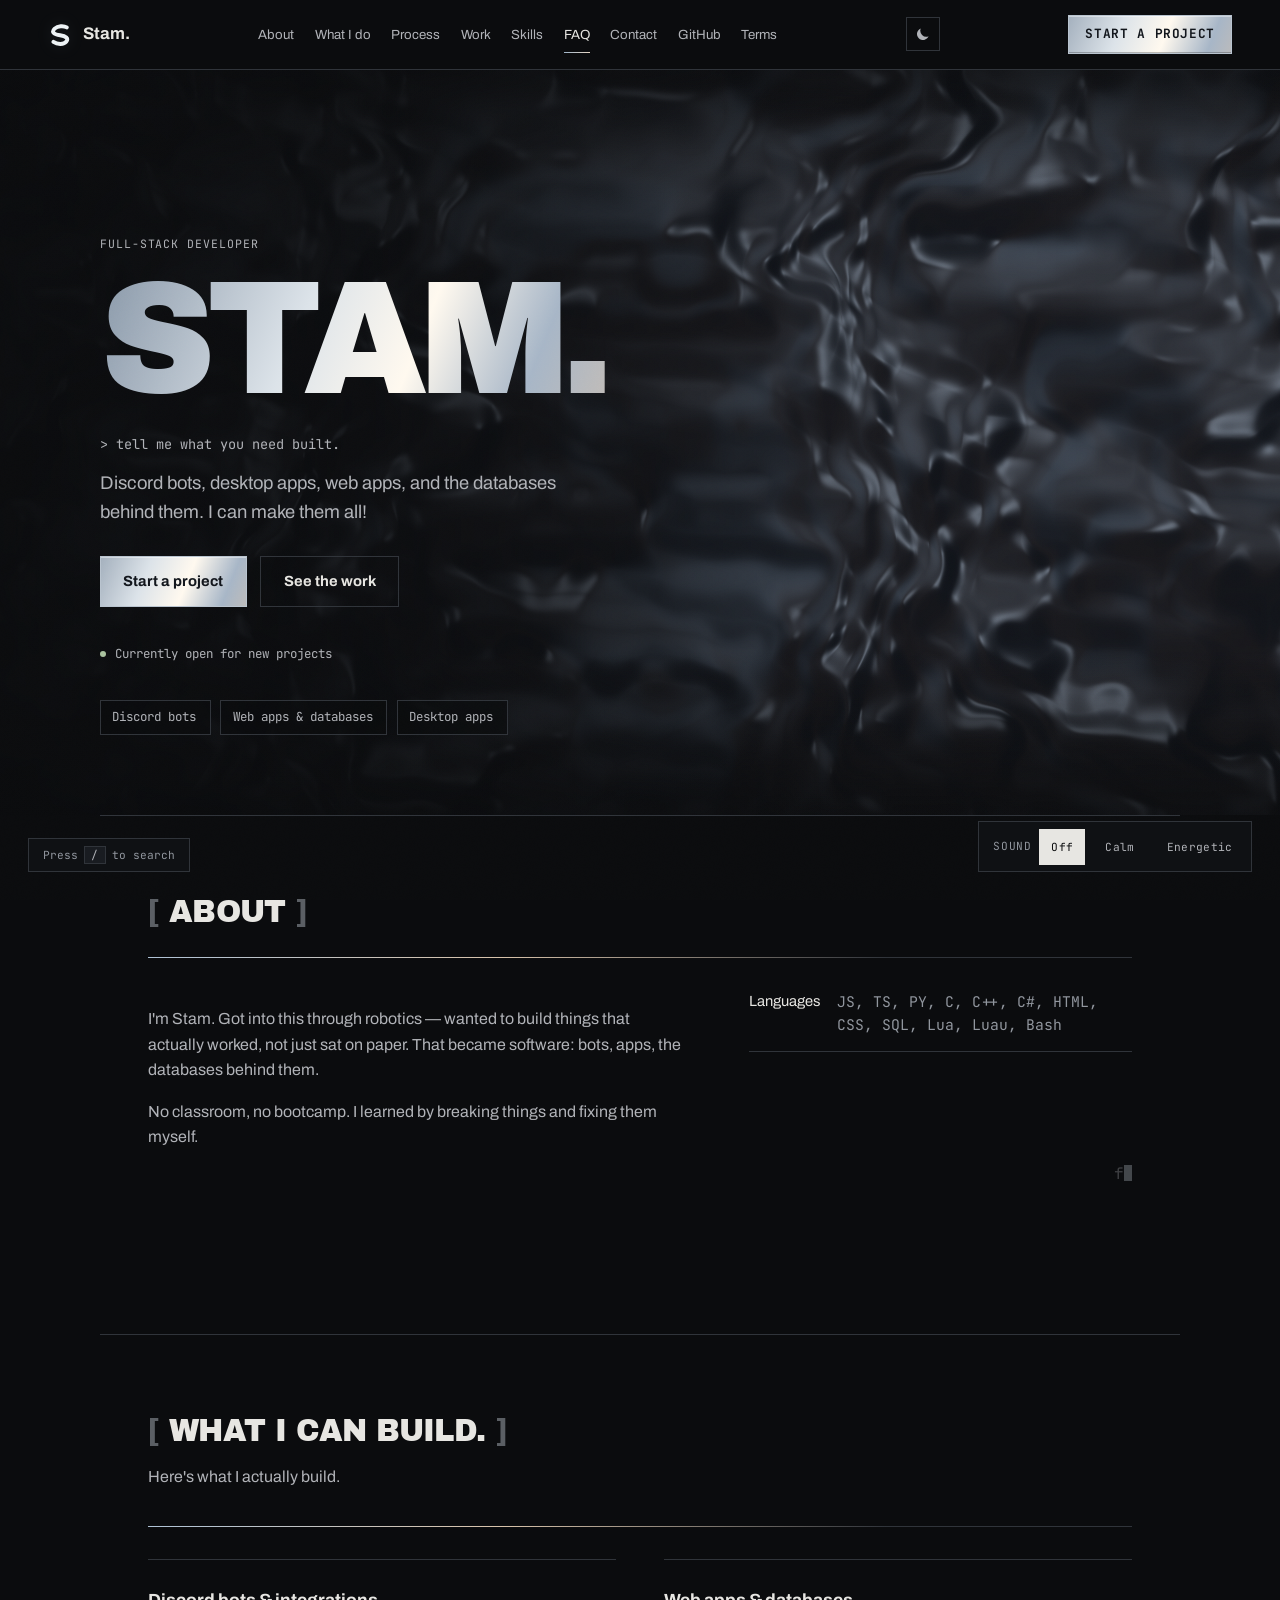
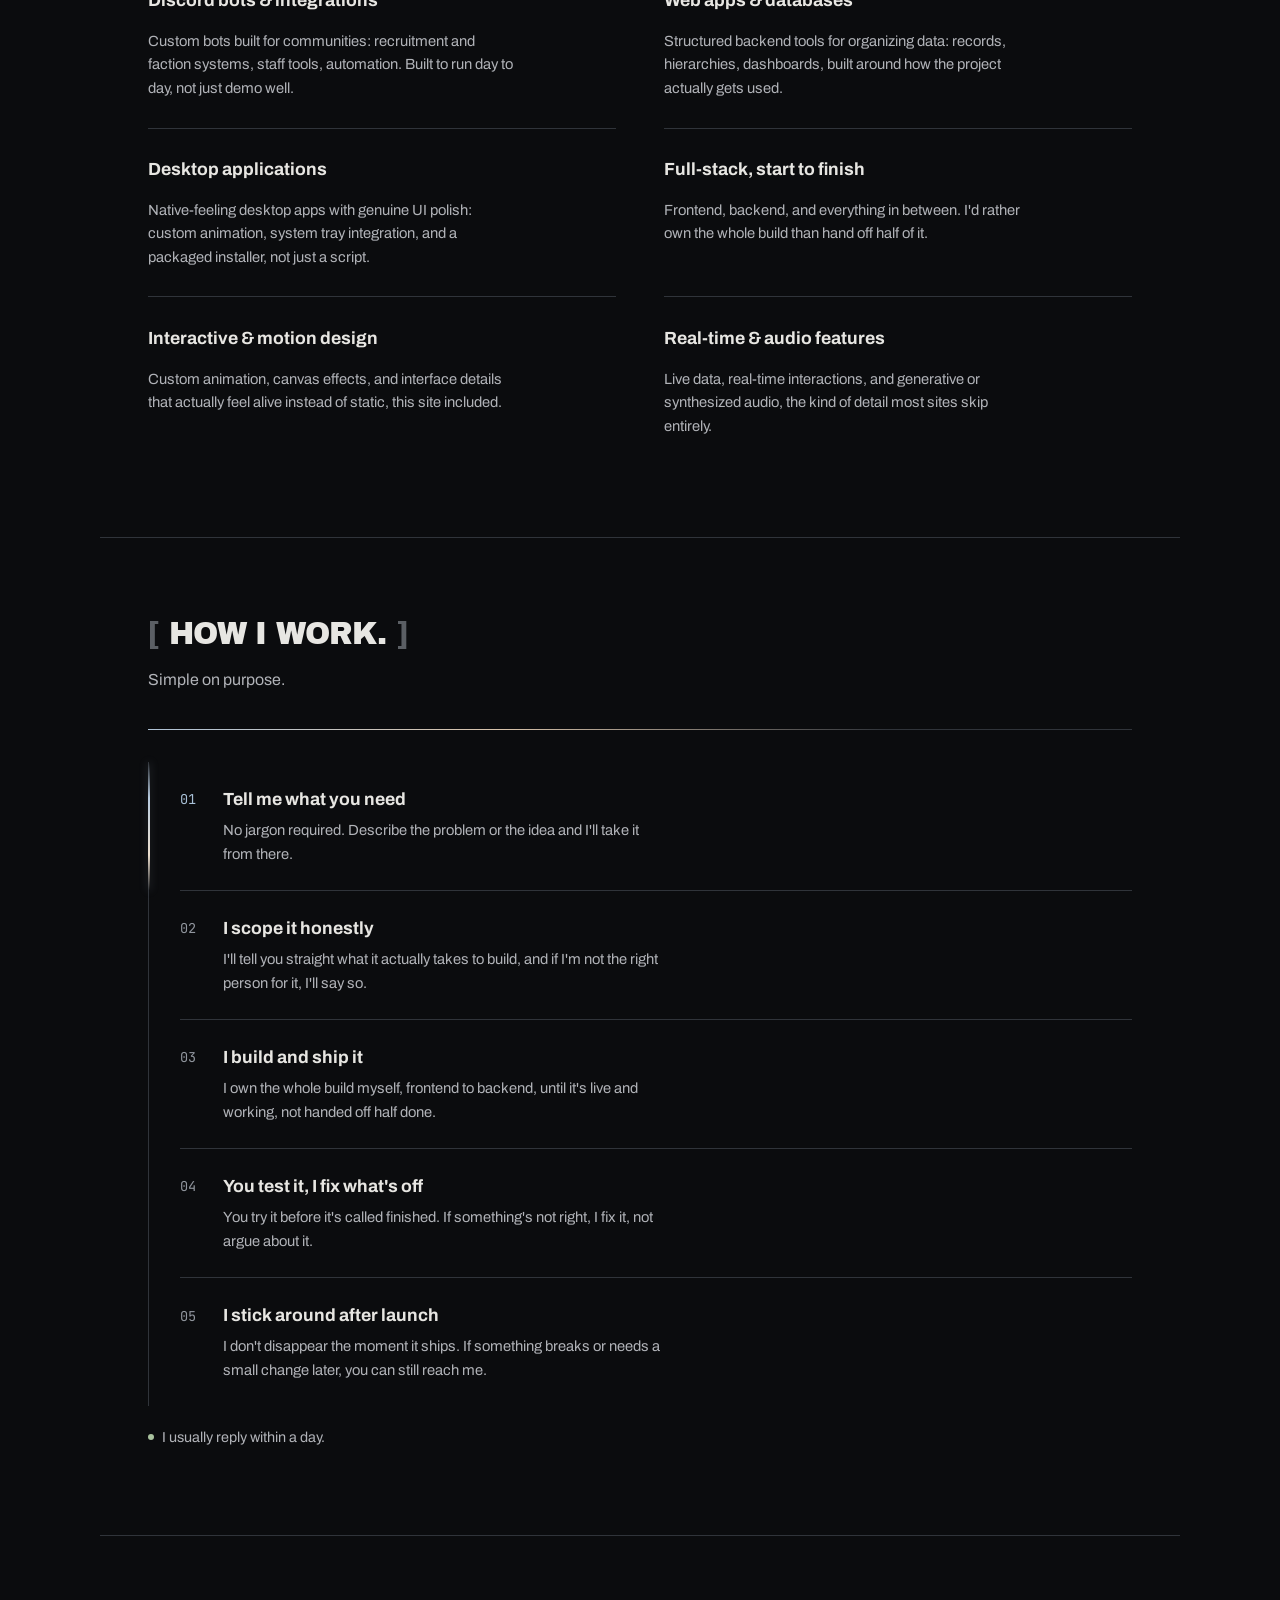
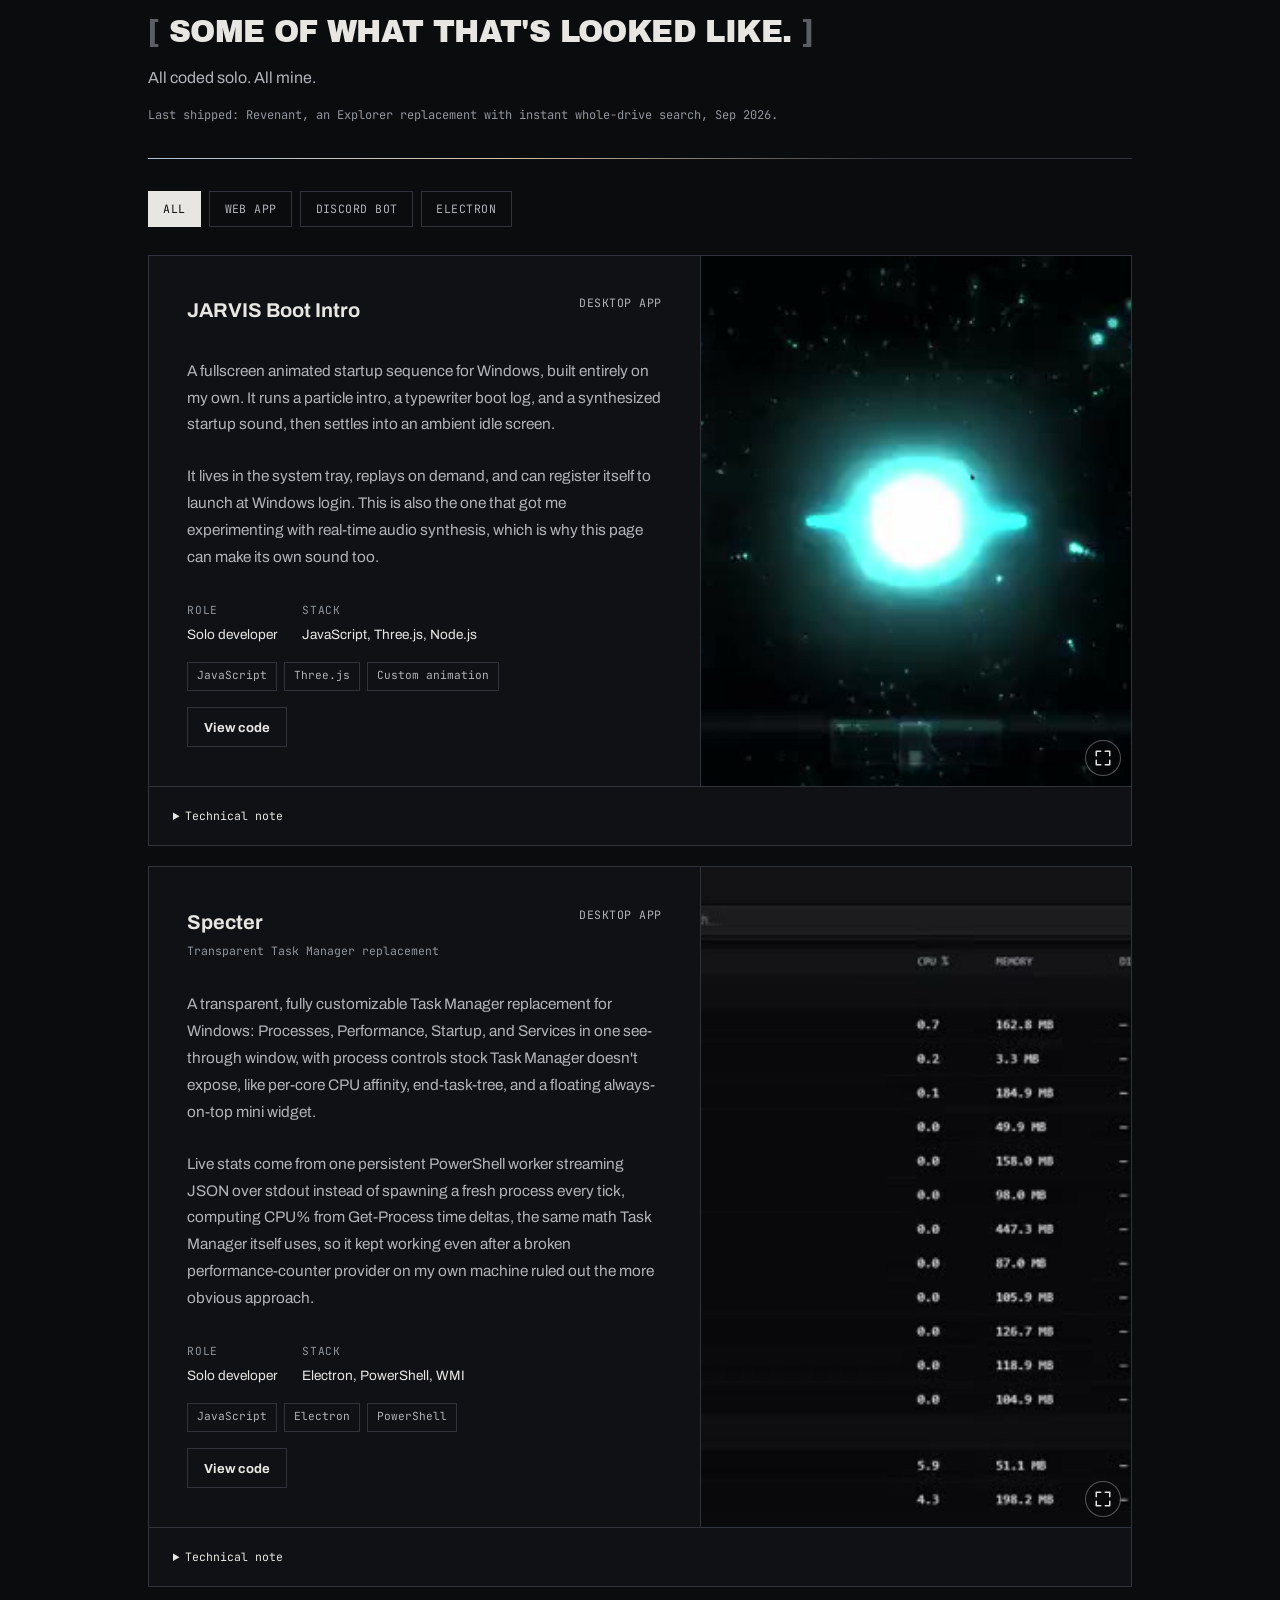
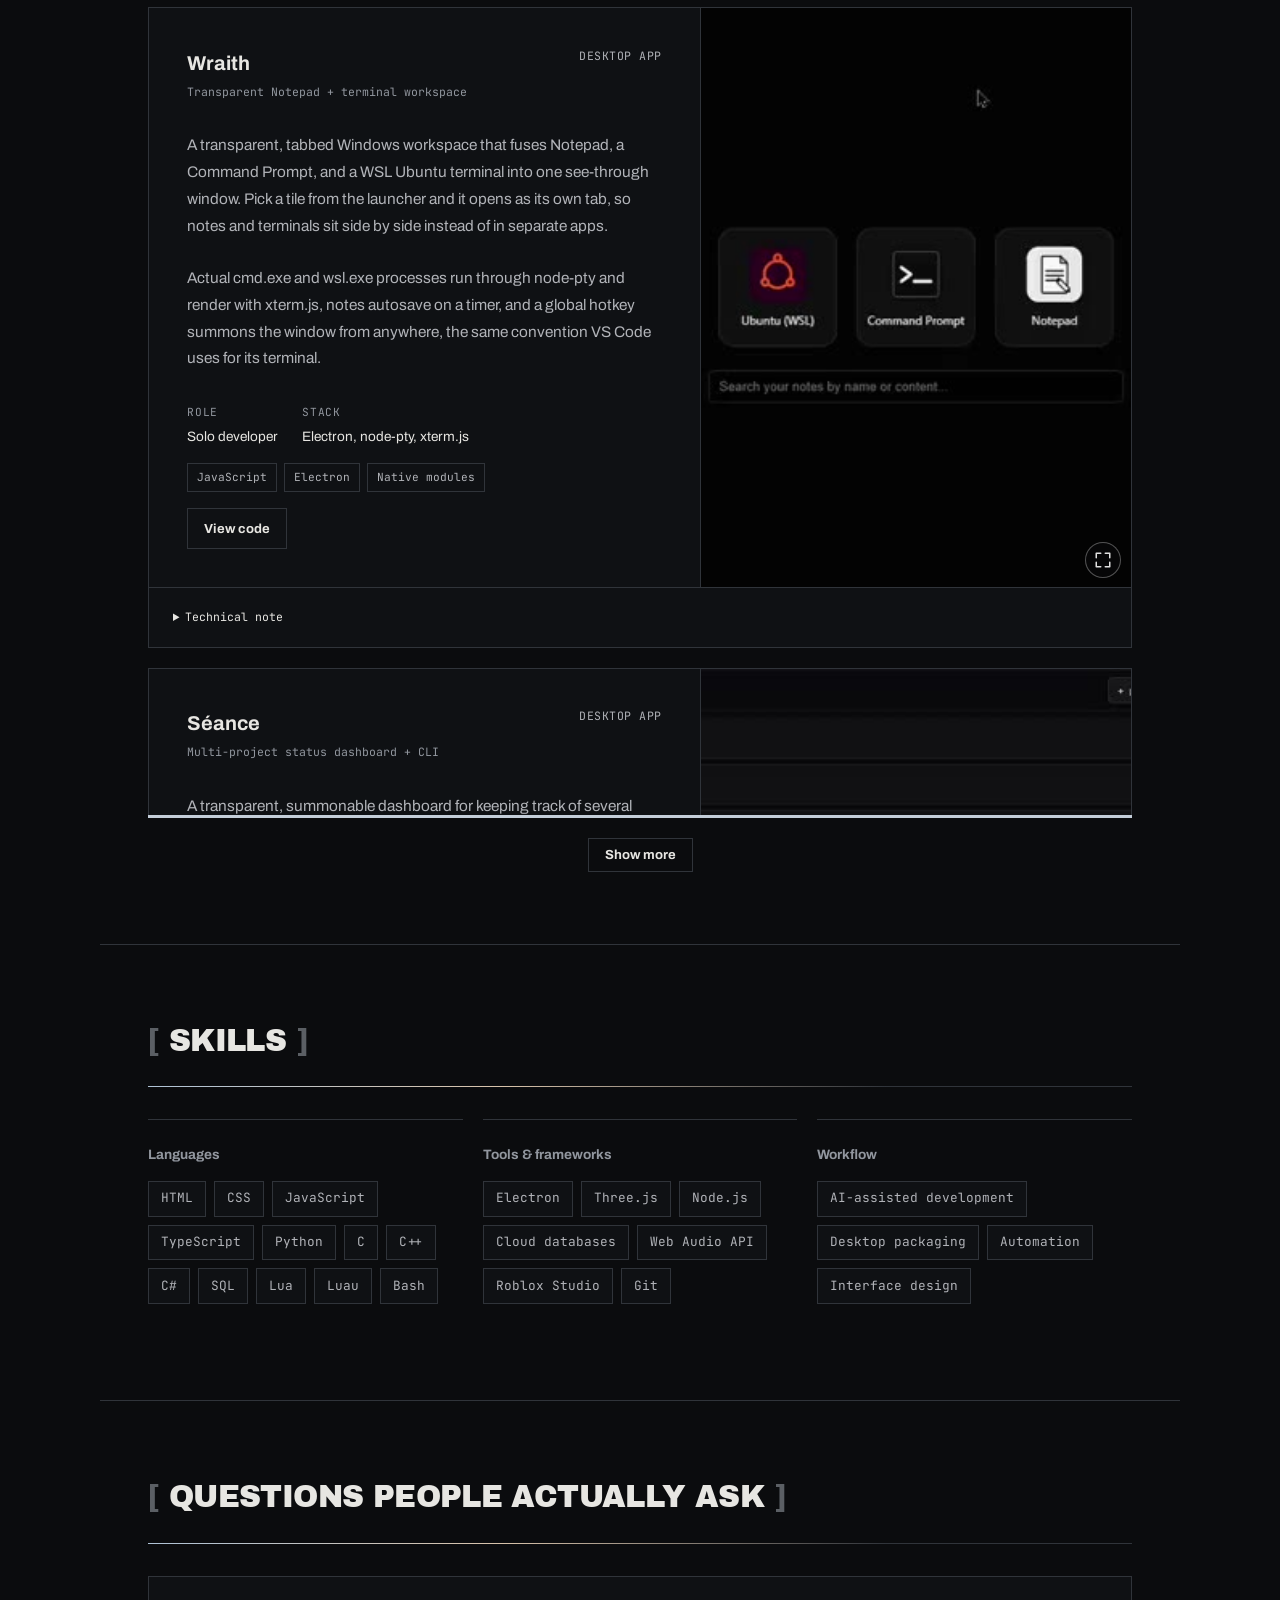
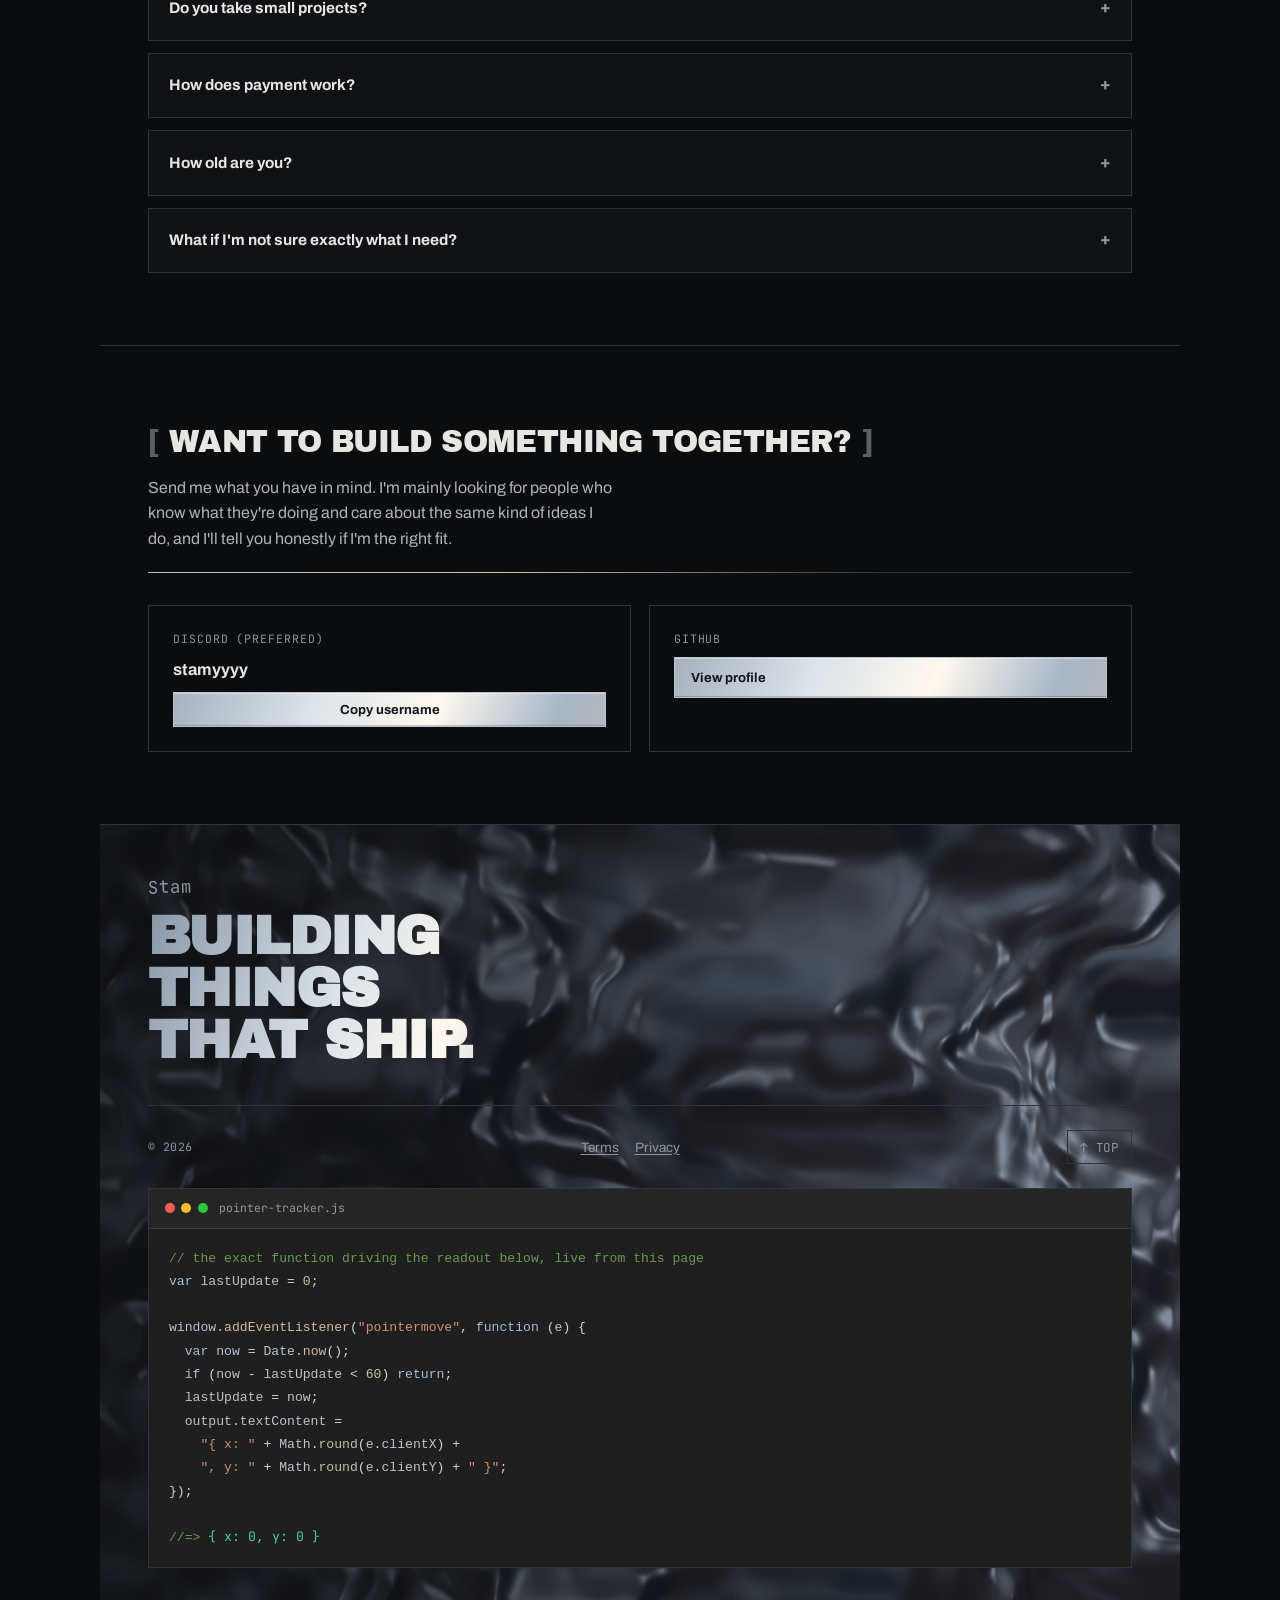
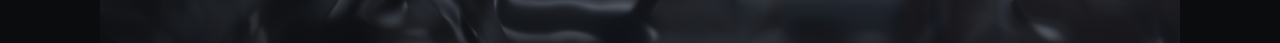
<file: index.html>
<!-- Copyright (c) 2026 Stam. All rights reserved. See LICENSE. -->
<!doctype html>
<html lang="en">
<head>
<meta charset="utf-8">
<script>
  (function () {
    try {
      var stored = localStorage.getItem("stam-console-theme");
      if (stored === "light" || stored === "dark") {
        document.documentElement.setAttribute("data-theme", stored);
      }
    } catch (e) {}
  })();
</script>
<meta name="viewport" content="width=device-width, initial-scale=1">
<title>Stam Console</title>
<meta name="description" content="Stam — full-stack developer building Discord bots, web apps and databases, and desktop applications. Open for new projects.">
<link rel="icon" type="image/svg+xml" href="assets/favicon-v2.svg">
<meta property="og:type" content="website">
<meta property="og:title" content="Stam — Full-stack developer">
<meta property="og:description" content="Discord bots, desktop apps, web apps, and the databases behind them. I can make them all.">
<meta property="og:url" content="https://stam-console.web.app/">
<meta property="og:image" content="https://stam-console.web.app/assets/og-image-v6.png">
<meta property="og:image:width" content="1200">
<meta property="og:image:height" content="630">
<meta name="twitter:card" content="summary_large_image">
<meta name="twitter:image" content="https://stam-console.web.app/assets/og-image-v6.png">
<link rel="canonical" href="https://stam-console.web.app/">
<link rel="manifest" href="site.webmanifest">
<link rel="apple-touch-icon" href="assets/icon-180-v2.png">
<meta name="theme-color" content="#090b0f">
<script type="application/ld+json">
{
  "@context": "https://schema.org",
  "@type": "Person",
  "name": "Stam",
  "url": "https://stam-console.web.app/",
  "jobTitle": "Full-stack developer",
  "description": "Full-stack developer building Discord bots, web apps and databases, and desktop applications.",
  "sameAs": ["https://github.com/Stamyyyy"]
}
</script>
<link rel="stylesheet" href="assets/css/site.css">
</head>
<body>
<div id="loader" aria-label="Portfolio introduction">
  <div class="loader-masthead mono"><span>STAM / INDEPENDENT DEVELOPER</span><button id="intro-skip" type="button">Skip intro <span aria-hidden="true">↗</span></button></div>
  <div class="loader-inner">
    <div class="projection-stage">
      <div class="loader-mark-stage" role="img" aria-label="Stam symbol assembling">
        <svg class="loader-logo" id="loader-logo" viewBox="0 0 64 64" aria-hidden="true">
          <defs>
            <linearGradient id="loader-metal" x1="12" y1="10" x2="52" y2="55" gradientUnits="userSpaceOnUse"><stop stop-color="#b7c7d5"/><stop offset=".24" stop-color="#fafcfc"/><stop offset=".48" stop-color="#8497a9"/><stop offset=".72" stop-color="#ebd5be"/><stop offset="1" stop-color="#aebdca"/></linearGradient>
          </defs>
          <path class="loader-mark-ghost" d="M48 14C40 9 25 10 17 17C8 26 15 32 31 34C46 36 53 42 47 50C41 58 24 58 14 51"/>
          <path class="loader-mark-main" pathLength="1" d="M48 14C40 9 25 10 17 17C8 26 15 32 31 34C46 36 53 42 47 50C41 58 24 58 14 51"/>
          <path class="loader-mark-highlight" pathLength="1" d="M48 14C40 9 25 10 17 17C8 26 15 32 31 34C46 36 53 42 47 50C41 58 24 58 14 51"/>
        </svg>
      </div>
    </div>
    <div class="intro-caption"><span class="mono">STAM CONSOLE / PORTFOLIO</span><span class="intro-wordmark">Stam.</span></div>
    <div class="loader-log mono" id="loader-log"></div>
    <div class="intro-rule" aria-hidden="true"><span></span></div>
  </div>
  <span class="intro-footnote mono">DISCORD BOTS / WEB / DESKTOP</span>
</div>

<div id="scroll-progress" aria-hidden="true"></div>
<div class="grain" aria-hidden="true"></div>

<a class="skip-link" href="#main">Skip to content</a>

<nav class="nav">
  <a class="nav-mark" href="#hero" aria-label="Stam home">
    <svg class="nav-symbol" viewBox="0 0 64 64" aria-hidden="true"><path d="M48 14C40 9 25 10 17 17C8 26 15 32 31 34C46 36 53 42 47 50C41 58 24 58 14 51" fill="none" stroke="#eef3f6" stroke-width="10" stroke-linecap="round" stroke-linejoin="round"/></svg>
    <span>Stam.</span>
  </a>
  <ul class="nav-links" id="nav-links">
    <li><a href="#about">About</a></li>
    <li><a href="#offer">What I do</a></li>
    <li><a href="#how">Process</a></li>
    <li><a href="#work">Work</a></li>
    <li><a href="#skills">Skills</a></li>
    <li><a href="#faq">FAQ</a></li>
    <li><a href="#contact">Contact</a></li>
    <li><a href="https://github.com/Stamyyyy" target="_blank" rel="noopener">GitHub</a></li>
    <li><button class="nav-terms-btn" type="button" data-open-terms>Terms</button></li>
  </ul>
  <button class="nav-burger" id="nav-burger" type="button" aria-expanded="false" aria-controls="nav-links" aria-label="Open menu">
    <svg class="burger-icon burger-icon-open" viewBox="0 0 24 24" width="18" height="18" aria-hidden="true"><path d="M3 6h18M3 12h18M3 18h18" stroke="currentColor" stroke-width="2" stroke-linecap="round"/></svg>
    <svg class="burger-icon burger-icon-close" viewBox="0 0 24 24" width="18" height="18" aria-hidden="true"><path d="M5 5l14 14M19 5L5 19" stroke="currentColor" stroke-width="2" stroke-linecap="round"/></svg>
  </button>
  <button class="theme-toggle" id="theme-toggle" type="button" aria-label="Switch to light mode">
    <svg class="theme-icon theme-icon-moon" viewBox="0 0 24 24" width="16" height="16" aria-hidden="true"><path d="M20.354 15.354A9 9 0 018.646 3.646 9.003 9.003 0 1020.354 15.354z" fill="currentColor"/></svg>
    <svg class="theme-icon theme-icon-sun" viewBox="0 0 24 24" width="16" height="16" aria-hidden="true"><circle cx="12" cy="12" r="4.2" fill="currentColor"/><g stroke="currentColor" stroke-width="1.6" stroke-linecap="round"><line x1="12" y1="2.5" x2="12" y2="5"/><line x1="12" y1="19" x2="12" y2="21.5"/><line x1="2.5" y1="12" x2="5" y2="12"/><line x1="19" y1="12" x2="21.5" y2="12"/><line x1="4.9" y1="4.9" x2="6.6" y2="6.6"/><line x1="17.4" y1="17.4" x2="19.1" y2="19.1"/><line x1="4.9" y1="19.1" x2="6.6" y2="17.4"/><line x1="17.4" y1="6.6" x2="19.1" y2="4.9"/></g></svg>
  </button>
  <a class="nav-cta" href="#contact">Start a project</a>
</nav>

<main id="main">
  <section class="hero" id="hero">
    <div class="hero-viewport" aria-hidden="true">
      <canvas id="hero-metal"></canvas>
      <span class="hv-corner" data-pos="tl"></span>
      <span class="hv-corner" data-pos="tr"></span>
      <span class="hv-corner" data-pos="bl"></span>
      <span class="hv-corner" data-pos="br"></span>
    </div>
    <div class="hero-inner">
      <span class="eyebrow">Full-stack developer</span>
      <h1 class="hero-name" id="hero-headline" aria-label="Stam.">
        <span class="word">Stam.</span>
      </h1>
      <p class="type-line mono" id="hero-typed" data-text="&gt; tell me what you need built."><span class="type-cursor" aria-hidden="true"></span></p>
      <p class="hero-lede reveal-fade" id="hero-lede">Discord bots, desktop apps, web apps, and the databases behind them. I can make them all!</p>
      <div class="hero-cta">
        <a class="btn btn-primary" href="#contact">Start a project</a>
        <a class="btn" href="#work">See the work</a>
      </div>
      <div class="now-status">
        <p class="now-line"><span class="live-dot" aria-hidden="true"></span>Currently open for new projects</p>
      </div>
      <div class="pill-row">
        <span class="pill">Discord bots</span>
        <span class="pill">Web apps &amp; databases</span>
        <span class="pill">Desktop apps</span>
      </div>
    </div>
  </section>

  <section id="about" class="panel reveal">
    <div class="about-viewport" aria-hidden="true">
      <pre class="code-typer" id="about-code-typer"></pre>
    </div>
    <div class="panel-head">
      <h2 class="panel-title">About</h2>
    </div>
    <div class="about-grid">
      <div class="about-copy">
        <p>I'm Stam. Got into this through robotics — wanted to build things that actually worked, not just sat on paper. That became software: bots, apps, the databases behind them.</p>
        <p>No classroom, no bootcamp. I learned by breaking things and fixing them myself.</p>
      </div>
      <div class="fact-list stagger">
        <div class="fact-row"><span>Languages</span><span class="mono">JS, TS, PY, C, C++, C#, HTML, CSS, SQL, Lua, Luau, Bash</span></div>
      </div>
    </div>
  </section>

  <section id="offer" class="panel reveal">
    <div class="panel-head">
      <h2 class="panel-title">What I can build.</h2>
      <p class="panel-sub">Here's what I actually build.</p>
    </div>
    <div class="offer-grid stagger">
      <div class="offer-card">
        <div class="offer-title">Discord bots &amp; integrations</div>
        <p class="offer-desc">Custom bots built for communities: recruitment and faction systems, staff tools, automation. Built to run day to day, not just demo well.</p>
      </div>
      <div class="offer-card">
        <div class="offer-title">Web apps &amp; databases</div>
        <p class="offer-desc">Structured backend tools for organizing data: records, hierarchies, dashboards, built around how the project actually gets used.</p>
      </div>
      <div class="offer-card">
        <div class="offer-title">Desktop applications</div>
        <p class="offer-desc">Native-feeling desktop apps with genuine UI polish: custom animation, system tray integration, and a packaged installer, not just a script.</p>
      </div>
      <div class="offer-card">
        <div class="offer-title">Full-stack, start to finish</div>
        <p class="offer-desc">Frontend, backend, and everything in between. I'd rather own the whole build than hand off half of it.</p>
      </div>
      <div class="offer-card">
        <div class="offer-title">Interactive &amp; motion design</div>
        <p class="offer-desc">Custom animation, canvas effects, and interface details that actually feel alive instead of static, this site included.</p>
      </div>
      <div class="offer-card">
        <div class="offer-title">Real-time &amp; audio features</div>
        <p class="offer-desc">Live data, real-time interactions, and generative or synthesized audio, the kind of detail most sites skip entirely.</p>
      </div>
    </div>
  </section>

  <section id="how" class="panel reveal">
    <div class="how-viewport" aria-hidden="true"></div>
    <div class="panel-head">
      <h2 class="panel-title">How I work.</h2>
      <p class="panel-sub">Simple on purpose.</p>
    </div>
    <ol class="steps stagger">
      <li class="step">
        <span class="step-num mono">01</span>
        <div>
          <div class="step-title">Tell me what you need</div>
          <p class="step-desc">No jargon required. Describe the problem or the idea and I'll take it from there.</p>
        </div>
      </li>
      <li class="step">
        <span class="step-num mono">02</span>
        <div>
          <div class="step-title">I scope it honestly</div>
          <p class="step-desc">I'll tell you straight what it actually takes to build, and if I'm not the right person for it, I'll say so.</p>
        </div>
      </li>
      <li class="step">
        <span class="step-num mono">03</span>
        <div>
          <div class="step-title">I build and ship it</div>
          <p class="step-desc">I own the whole build myself, frontend to backend, until it's live and working, not handed off half done.</p>
        </div>
      </li>
      <li class="step">
        <span class="step-num mono">04</span>
        <div>
          <div class="step-title">You test it, I fix what's off</div>
          <p class="step-desc">You try it before it's called finished. If something's not right, I fix it, not argue about it.</p>
        </div>
      </li>
      <li class="step">
        <span class="step-num mono">05</span>
        <div>
          <div class="step-title">I stick around after launch</div>
          <p class="step-desc">I don't disappear the moment it ships. If something breaks or needs a small change later, you can still reach me.</p>
        </div>
      </li>
    </ol>
    <p class="response-time"><span class="live-dot" aria-hidden="true"></span>I usually reply within a day.</p>
  </section>

  <section id="work" class="panel reveal">
    <div class="panel-head">
      <h2 class="panel-title">Some of what that's looked like.</h2>
      <p class="panel-sub">All coded solo. All mine.</p>
      <p class="changelog-line">Last shipped: Revenant, an Explorer replacement with instant whole-drive search, Sep 2026.</p>
    </div>
    <div class="filters" role="group" aria-label="Filter work by type">
      <button class="filter-btn is-active" data-filter="all" type="button">All</button>
      <button class="filter-btn" data-filter="web" type="button">Web app</button>
      <button class="filter-btn" data-filter="bot" type="button">Discord bot</button>
      <button class="filter-btn" data-filter="electron" type="button">Electron</button>
    </div>
    <div class="projects stagger" id="projects-grid">
      <div class="project-card" data-category="electron">
        <div class="project-content">
          <div class="project-top">
            <span class="project-title">JARVIS Boot Intro</span>
            <span class="project-status">Desktop app</span>
          </div>
          <p class="project-desc">A fullscreen animated startup sequence for Windows, built entirely on my own. It runs a particle intro, a typewriter boot log, and a synthesized startup sound, then settles into an ambient idle screen.</p>
          <p class="project-desc">It lives in the system tray, replays on demand, and can register itself to launch at Windows login. This is also the one that got me experimenting with real-time audio synthesis, which is why this page can make its own sound too.</p>
          <div class="meta-row">
            <div>
              <div class="meta-label">Role</div>
              <div>Solo developer</div>
            </div>
            <div>
              <div class="meta-label">Stack</div>
              <div>JavaScript, Three.js, Node.js</div>
            </div>
          </div>
          <div class="tag-row">
            <span class="tag">JavaScript</span>
            <span class="tag">Three.js</span>
            <span class="tag">Custom animation</span>
          </div>
          <div class="project-footer">
            <a class="btn btn-small" href="https://github.com/Stamyyyy/jarvis-project" target="_blank" rel="noopener">View code</a>
          </div>
        </div>
        <div class="project-media pattern-c" id="media-jarvis">
          <video class="project-video" id="video-jarvis" muted loop playsinline preload="metadata" poster="videos/jarvis-poster.jpg">
            <source src="videos/jarvis.mp4" type="video/mp4">
          </video>
        </div>
        <details class="project-note"><summary>Technical note</summary><p>The startup sound isn't a file, it's generated live with the Web Audio API. Same tech behind the sound toggle on this page.</p></details>
      </div>

      <div class="project-card" data-category="electron">
        <div class="project-content">
          <div class="project-top">
            <div>
              <span class="project-title">Specter</span>
              <div class="project-subtitle">Transparent Task Manager replacement</div>
            </div>
            <span class="project-status">Desktop app</span>
          </div>
          <p class="project-desc">A transparent, fully customizable Task Manager replacement for Windows: Processes, Performance, Startup, and Services in one see-through window, with process controls stock Task Manager doesn't expose, like per-core CPU affinity, end-task-tree, and a floating always-on-top mini widget.</p>
          <p class="project-desc">Live stats come from one persistent PowerShell worker streaming JSON over stdout instead of spawning a fresh process every tick, computing CPU% from Get-Process time deltas, the same math Task Manager itself uses, so it kept working even after a broken performance-counter provider on my own machine ruled out the more obvious approach.</p>
          <div class="meta-row">
            <div>
              <div class="meta-label">Role</div>
              <div>Solo developer</div>
            </div>
            <div>
              <div class="meta-label">Stack</div>
              <div>Electron, PowerShell, WMI</div>
            </div>
          </div>
          <div class="tag-row">
            <span class="tag">JavaScript</span>
            <span class="tag">Electron</span>
            <span class="tag">PowerShell</span>
          </div>
          <div class="project-footer">
            <a class="btn btn-small" href="https://github.com/Stamyyyy/specter" target="_blank" rel="noopener">View code</a>
          </div>
        </div>
        <div class="project-media pattern-b" id="media-specter">
          <video class="project-video" id="video-specter" muted loop playsinline preload="metadata" poster="videos/specter-poster.jpg">
            <source src="videos/specter.mp4" type="video/mp4">
          </video>
        </div>
        <details class="project-note"><summary>Technical note</summary><p>Every process's executable gets checked live with Get-AuthenticodeSignature, so unsigned binaries get flagged with a warning badge, something stock Task Manager doesn't surface without a third-party tool.</p></details>
      </div>

      <div class="project-card" data-category="electron">
        <div class="project-content">
          <div class="project-top">
            <div>
              <span class="project-title">Wraith</span>
              <div class="project-subtitle">Transparent Notepad + terminal workspace</div>
            </div>
            <span class="project-status">Desktop app</span>
          </div>
          <p class="project-desc">A transparent, tabbed Windows workspace that fuses Notepad, a Command Prompt, and a WSL Ubuntu terminal into one see-through window. Pick a tile from the launcher and it opens as its own tab, so notes and terminals sit side by side instead of in separate apps.</p>
          <p class="project-desc">Actual cmd.exe and wsl.exe processes run through node-pty and render with xterm.js, notes autosave on a timer, and a global hotkey summons the window from anywhere, the same convention VS Code uses for its terminal.</p>
          <div class="meta-row">
            <div>
              <div class="meta-label">Role</div>
              <div>Solo developer</div>
            </div>
            <div>
              <div class="meta-label">Stack</div>
              <div>Electron, node-pty, xterm.js</div>
            </div>
          </div>
          <div class="tag-row">
            <span class="tag">JavaScript</span>
            <span class="tag">Electron</span>
            <span class="tag">Native modules</span>
          </div>
          <div class="project-footer">
            <a class="btn btn-small" href="https://github.com/Stamyyyy/wraith" target="_blank" rel="noopener">View code</a>
          </div>
        </div>
        <div class="project-media pattern-a" id="media-wraith">
          <video class="project-video" id="video-wraith" muted loop playsinline preload="metadata" poster="videos/wraith-poster.jpg">
            <source src="videos/wraith.mp4" type="video/mp4">
          </video>
        </div>
        <details class="project-note"><summary>Technical note</summary><p>Its file search is a plain JS file walk, not a shell-out to findstr or grep, so there's no command-injection surface hiding in the search box.</p></details>
      </div>

      <div class="projects-collapse" id="projects-collapse">
        <div class="projects-collapse-inner">
          <div class="project-card" data-category="electron">
            <div class="project-content">
              <div class="project-top">
                <div>
                  <span class="project-title">Séance</span>
                  <div class="project-subtitle">Multi-project status dashboard + CLI</div>
                </div>
                <span class="project-status">Desktop app</span>
              </div>
              <p class="project-desc">A transparent, summonable dashboard for keeping track of several projects at once: live git status, a per-project journal, an encrypted secrets vault, one-click sync between a WSL dev copy and its Windows counterpart, and a background test/build runner that notifies on pass or fail. A matching command-line tool reads and writes the exact same data, so status and notes stay current whether the window is open or not.</p>
              <p class="project-desc">Because the CLI runs under WSL and the window itself runs as a native Windows process against the same on-disk data, project paths have to be translated between WSL's and Windows's own notations at the point of use, and every write goes through a real cross-process file lock with an atomic rename rather than a naive single-writer assumption, so two terminals touching the same project at once can't silently clobber each other.</p>
              <div class="meta-row">
                <div>
                  <div class="meta-label">Role</div>
                  <div>Solo developer</div>
                </div>
                <div>
                  <div class="meta-label">Stack</div>
                  <div>Electron, Node.js, AES-256-GCM</div>
                </div>
              </div>
              <div class="tag-row">
                <span class="tag">JavaScript</span>
                <span class="tag">Electron</span>
                <span class="tag">CLI tooling</span>
              </div>
              <div class="project-footer">
                <a class="btn btn-small" href="https://github.com/Stamyyyy/seance" target="_blank" rel="noopener">View code</a>
              </div>
            </div>
            <div class="project-media pattern-c" id="media-seance">
              <video class="project-video" id="video-seance" muted loop playsinline preload="metadata" poster="videos/seance-poster.jpg">
                <source src="videos/seance.mp4" type="video/mp4">
              </video>
            </div>
            <details class="project-note"><summary>Technical note</summary><p>Its background test runner refuses to double-run the same command from two terminals at once, even across the WSL/Windows boundary, which is trickier than it sounds: a process ID means something different to each side, so it can't just ask "is that pid still alive."</p></details>
          </div>
    
          <div class="project-card" data-category="electron">
            <div class="project-content">
              <div class="project-top">
                <div>
                  <span class="project-title">Revenant</span>
                  <div class="project-subtitle">Explorer replacement with instant whole-drive search</div>
                </div>
                <span class="project-status">Desktop app</span>
              </div>
              <p class="project-desc">A stock Windows Explorer replacement: whole-drive file search that returns instantly by reading the NTFS Master File Table directly instead of walking the filesystem, kept live via the USN Journal, plus real directory browsing, a 24h delete/edit recovery safety net, and tags.</p>
              <p class="project-desc">Node's own fs module misclassifies a raw volume handle as a directory on the Node version Electron currently bundles, so search runs through a small native C++ addon that calls Win32's CreateFile/ReadFile directly instead, bypassing fs entirely, one of several corruption and data-loss edge cases I found and fixed in a dedicated bug-scan pass.</p>
              <div class="meta-row">
                <div>
                  <div class="meta-label">Role</div>
                  <div>Solo developer</div>
                </div>
                <div>
                  <div class="meta-label">Stack</div>
                  <div>Electron, C++ (N-API), PowerShell</div>
                </div>
              </div>
              <div class="tag-row">
                <span class="tag">JavaScript</span>
                <span class="tag">Electron</span>
                <span class="tag">Native modules</span>
              </div>
              <div class="project-footer">
                <a class="btn btn-small" href="https://github.com/Stamyyyy/revenant" target="_blank" rel="noopener">View code</a>
              </div>
            </div>
            <div class="project-media pattern-b" id="media-revenant">
              <video class="project-video" id="video-revenant" muted loop playsinline preload="metadata" poster="videos/revenant-poster.jpg">
                <source src="videos/revenant.mp4" type="video/mp4">
              </video>
            </div>
            <details class="project-note"><summary>Technical note</summary><p>Live updates trust the USN Journal the instant an event is seen rather than re-reading the file record, because a raw volume read of a just-deleted file still showed it as in-use 4+ seconds later, while the journal entry was already there.</p></details>
          </div>

          <div class="project-card" data-category="web bot">
            <div class="project-content">
              <div class="project-top">
                <span class="project-title">Frontline: Shattered Steel</span>
                <span class="project-status is-live"><span class="live-dot" aria-hidden="true"></span>Live</span>
              </div>
              <p class="project-desc">A Discord bot and companion website for a Roblox WWII tactical warfare community. This is my own project, not a client job. A friend and I are building the wider game and community together, and I built the bot and the site myself.</p>
              <p class="project-desc">The bot and site handle faction tracking, recruitment, staff tools, and campaign updates for the community we're building around the game.</p>
              <div class="meta-row">
                <div>
                  <div class="meta-label">Role</div>
                  <div>Solo developer</div>
                </div>
                <div>
                  <div class="meta-label">Stack</div>
                  <div>Discord bot, JavaScript, cloud database</div>
                </div>
              </div>
              <div class="tag-row">
                <span class="tag">Discord bot</span>
                <span class="tag">JavaScript</span>
                <span class="tag">Community tooling</span>
              </div>
              <div class="project-footer">
                <a class="btn btn-small" href="https://frontline-shattered-steel.web.app/" target="_blank" rel="noopener">Visit site</a>
                <a class="btn btn-small" href="https://github.com/Stamyyyy/frontline-shattered-steel" target="_blank" rel="noopener">View code</a>
              </div>
            </div>
            <div class="project-media pattern-b" id="media-frontline">
              <video class="project-video" id="video-frontline" muted loop playsinline preload="metadata" poster="videos/frontline-poster.jpg">
                <source src="videos/frontline.mp4" type="video/mp4">
              </video>
            </div>
            <details class="project-note"><summary>Technical note</summary><p>The bot and the game are built by two different people, but I wrote 100% of the code myself.</p></details>
          </div>

        </div>
        <div class="projects-fade" aria-hidden="true"></div>
      </div>
    </div>
    <div class="projects-more-wrap">
      <button class="btn btn-small projects-more-btn" id="projects-more-btn" type="button" aria-expanded="false" aria-controls="projects-collapse">Show more</button>
    </div>
  </section>

  <section id="skills" class="panel reveal">
    <div class="panel-head">
      <h2 class="panel-title">Skills</h2>
    </div>
    <div class="stack-groups">
      <div class="skill-group">
        <div class="stack-group-title">Languages</div>
        <div class="chip-grid stagger">
          <span class="chip" tabindex="0">HTML<span class="chip-tip" role="tooltip">Created by <a href="https://en.wikipedia.org/wiki/Tim_Berners-Lee" target="_blank" rel="noopener">Tim Berners-Lee</a> in 1991 to structure and link documents across the early web.</span></span>
          <span class="chip" tabindex="0">CSS<span class="chip-tip" role="tooltip">Proposed in 1994 to separate visual styling from HTML structure, after browsers started inventing incompatible style extensions of their own.</span></span>
          <span class="chip" tabindex="0">JavaScript<span class="chip-tip" role="tooltip">Built by <a href="https://en.wikipedia.org/wiki/Brendan_Eich" target="_blank" rel="noopener">Brendan Eich</a> at Netscape in 10 days in 1995, to make web pages scriptable instead of static.</span></span>
          <span class="chip" tabindex="0">TypeScript<span class="chip-tip" role="tooltip">Created by Microsoft in 2012 to add static types on top of JavaScript, for codebases too large to safely refactor without them.</span></span>
          <span class="chip" tabindex="0">Python<span class="chip-tip" role="tooltip">Released by <a href="https://en.wikipedia.org/wiki/Guido_van_Rossum" target="_blank" rel="noopener">Guido van Rossum</a> in 1991, designed around code that reads clearly over code that's clever.</span></span>
          <span class="chip" tabindex="0">C<span class="chip-tip" role="tooltip">Built at Bell Labs in the early 1970s to rewrite Unix in something more portable than raw assembly.</span></span>
          <span class="chip" tabindex="0">C++<span class="chip-tip" role="tooltip">Bjarne Stroustrup's 1980s extension of C, adding classes and objects without giving up C's low-level control.</span></span>
          <span class="chip" tabindex="0">C#<span class="chip-tip" role="tooltip">Microsoft's answer to Java, released in 2000 as the primary language for the new .NET platform.</span></span>
          <span class="chip" tabindex="0">SQL<span class="chip-tip" role="tooltip">Developed at IBM in the 1970s to query relational databases using something closer to plain English than raw code.</span></span>
          <span class="chip" tabindex="0">Lua<span class="chip-tip" role="tooltip">Designed in Brazil in 1993 to be a small, fast scripting language other applications could embed inside themselves.</span></span>
          <span class="chip" tabindex="0">Luau<span class="chip-tip" role="tooltip">Roblox's 2021 fork of Lua, adding types and performance work aimed specifically at game-engine scripting.</span></span>
          <span class="chip" tabindex="0">Bash<span class="chip-tip" role="tooltip">Written for the GNU Project in 1989 as a free, open replacement for the original Unix Bourne shell.</span></span>
        </div>
      </div>
      <div class="skill-group">
        <div class="stack-group-title">Tools &amp; frameworks</div>
        <div class="chip-grid stagger">
          <span class="chip" tabindex="0">Electron<span class="chip-tip" role="tooltip">Built at GitHub for the Atom editor in 2013, to ship cross-platform desktop apps using Chromium and Node instead of native toolkits.</span></span>
          <span class="chip" tabindex="0">Three.js<span class="chip-tip" role="tooltip">Started by <a href="https://mrdoob.com" target="_blank" rel="noopener">Ricardo Cabello</a> in 2010 to make WebGL's 3D graphics usable without writing raw shader code for everything.</span></span>
          <span class="chip" tabindex="0">Node.js<span class="chip-tip" role="tooltip">Written by Ryan Dahl in 2009 to run JavaScript outside the browser, built around non-blocking I/O for handling many connections at once.</span></span>
          <span class="chip" tabindex="0">Cloud databases<span class="chip-tip" role="tooltip">A response to how much manual work running a database used to take — backups, scaling, replication — pushed onto a managed provider instead.</span></span>
          <span class="chip" tabindex="0">Web Audio API<span class="chip-tip" role="tooltip">A W3C standard built so browsers could synthesize and process real-time audio natively, without a Flash plugin.</span></span>
          <span class="chip" tabindex="0">Roblox Studio<span class="chip-tip" role="tooltip">Roblox's own creation tool, built so anyone could build and publish a game on their platform without a separate game engine.</span></span>
          <span class="chip" tabindex="0">Git<span class="chip-tip" role="tooltip">Written by <a href="https://en.wikipedia.org/wiki/Linus_Torvalds" target="_blank" rel="noopener">Linus Torvalds</a> in 2005, after the free version of the proprietary tool the Linux kernel relied on was pulled.</span></span>
        </div>
      </div>
      <div class="skill-group">
        <div class="stack-group-title">Workflow</div>
        <div class="chip-grid stagger">
          <span class="chip" tabindex="0">AI-assisted development<span class="chip-tip" role="tooltip">I use AI tools as a force multiplier, not a replacement. I still read and own every line that ships.</span></span>
          <span class="chip" tabindex="0">Desktop packaging<span class="chip-tip" role="tooltip">Turning a script into an actual installable app with a real installer, not just a folder of files.</span></span>
          <span class="chip" tabindex="0">Automation<span class="chip-tip" role="tooltip">Scripts and tooling that remove a manual step, for myself or for a client.</span></span>
          <span class="chip" tabindex="0">Interface design<span class="chip-tip" role="tooltip">The visual and motion side of a build — <a href="#hero">this site included</a>.</span></span>
        </div>
      </div>
    </div>
  </section>

  <section id="faq" class="panel reveal">
    <div class="panel-head">
      <h2 class="panel-title">Questions people actually ask</h2>
    </div>
    <div class="faq-list">
      <details class="faq-item">
        <summary>Do you take small projects?</summary>
        <p class="faq-answer">Yes. Small, well-scoped projects are often the easiest ones to say yes to.</p>
      </details>
      <details class="faq-item">
        <summary>How does payment work?</summary>
        <p class="faq-answer">We agree on scope and price upfront before I start, and I'll tell you straight if something changes along the way. I accept payment in Robux, Euro/cash, and in rare cases a revenue share or ownership stake. Paid via PayPal, Paysafecard, or Robux.</p>
      </details>
      <details class="faq-item">
        <summary>How old are you?</summary>
        <p class="faq-answer">15.</p>
      </details>
      <details class="faq-item">
        <summary>What if I'm not sure exactly what I need?</summary>
        <p class="faq-answer">That's fine. Tell me the problem you're trying to solve and I'll help you figure out what to actually build.</p>
      </details>
    </div>
  </section>

  <section id="contact" class="panel contact-panel reveal">
    <div class="panel-head">
      <h2 class="panel-title">Want to build something together?</h2>
      <p class="panel-sub">Send me what you have in mind. I'm mainly looking for people who know what they're doing and care about the same kind of ideas I do, and I'll tell you honestly if I'm the right fit.</p>
    </div>
    <div class="contact-grid stagger">
      <div class="contact-card">
        <span class="eyebrow">Discord (preferred)</span>
        <span class="contact-value" id="discord-value">stamyyyy</span>
        <button class="btn btn-primary btn-small" id="copy-discord" type="button">Copy username</button>
      </div>
      <div class="contact-card">
        <span class="eyebrow">GitHub</span>
        <span class="contact-value" id="github-value" hidden>Stamyyyy</span>
        <a class="btn btn-primary btn-small" href="https://github.com/Stamyyyy" target="_blank" rel="noopener">View profile</a>
      </div>
    </div>
  </section>
</main>

<footer>
  <div class="footer-viewport" aria-hidden="true">
    <canvas id="footer-metal"></canvas>
  </div>
  <div class="footer-statement">
    <span class="footer-sig">Stam</span>
    <h2 class="footer-headline">Building things that ship.</h2>
  </div>
  <div class="footer-bottom">
    <div class="footer-caption">&copy; 2026</div>
    <div class="footer-links">
      <button class="footer-terms-btn" type="button" data-open-terms>Terms</button>
      <button class="footer-terms-btn" type="button" data-open-privacy>Privacy</button>
    </div>
    <button class="footer-top-btn" type="button" id="footer-top-btn">&uarr; TOP</button>
  </div>
  <div class="signature">
    <div class="sig-titlebar">
      <span class="sig-dots"><span class="sig-dot red"></span><span class="sig-dot yellow"></span><span class="sig-dot green"></span></span>
      <span class="sig-filename">pointer-tracker.js</span>
    </div>
    <pre class="sig-code"><code><span class="tok-com">// the exact function driving the readout below, live from this page</span>
<span class="tok-kw">var</span> <span class="tok-var">lastUpdate</span> = <span class="tok-num">0</span>;

<span class="tok-var">window</span>.<span class="tok-fn">addEventListener</span>(<span class="tok-str">"pointermove"</span>, <span class="tok-kw">function</span> (<span class="tok-var">e</span>) {
  <span class="tok-kw">var</span> <span class="tok-var">now</span> = <span class="tok-var">Date</span>.<span class="tok-fn">now</span>();
  <span class="tok-kw">if</span> (<span class="tok-var">now</span> - <span class="tok-var">lastUpdate</span> &lt; <span class="tok-num">60</span>) <span class="tok-kw">return</span>;
  <span class="tok-var">lastUpdate</span> = <span class="tok-var">now</span>;
  <span class="tok-var">output</span>.<span class="tok-var">textContent</span> =
    <span class="tok-str">"{ x: "</span> + <span class="tok-var">Math</span>.<span class="tok-fn">round</span>(<span class="tok-var">e</span>.<span class="tok-var">clientX</span>) +
    <span class="tok-str">", y: "</span> + <span class="tok-var">Math</span>.<span class="tok-fn">round</span>(<span class="tok-var">e</span>.<span class="tok-var">clientY</span>) + <span class="tok-str">" }"</span>;
});

<span class="tok-com">//=&gt;</span> <span id="sig-output" class="mono">{ x: 0, y: 0 }</span></code></pre>
  </div>
</footer>

<div class="sound-widget" role="group" aria-label="Background sound">
  <span class="sound-label">Sound</span>
  <button class="sound-btn is-active" data-sound="off" type="button">Off</button>
  <button class="sound-btn" data-sound="calm" type="button">Calm</button>
  <button class="sound-btn" data-sound="energetic" type="button">Energetic</button>
</div>

<button class="kbd-hint" id="kbd-hint" type="button"><span>Press</span><kbd>/</kbd><span>to search</span></button>

<div class="cmdk-scrim" id="cmdk-scrim" hidden>
  <div class="cmdk-panel" role="dialog" aria-modal="true" aria-label="Quick actions">
    <input class="cmdk-input" id="cmdk-input" type="text" placeholder="Jump to a section, or copy something..." autocomplete="off">
    <ul class="cmdk-list" id="cmdk-list"></ul>
  </div>
</div>

<div class="terms-scrim" id="terms-scrim" hidden>
  <div class="terms-panel" role="dialog" aria-modal="true" aria-label="Terms">
    <div class="terms-header">
      <span class="terms-heading"><span class="terms-overline mono">WORKING AGREEMENT</span><span class="terms-title">Terms</span></span>
      <button class="terms-close" id="terms-close" type="button" aria-label="Close">&times;</button>
    </div>
    <div class="terms-body">
      <p class="terms-preamble">These are the terms I work under on any paid engagement. They exist so both sides know what to expect going in, and so anything that goes wrong gets handled fairly rather than argued about after the fact. Starting a paid project means both sides have agreed to them.</p>

      <div class="terms-clause">
        <h3><span class="terms-num">1.</span> Work environment</h3>
        <p>I work with people who communicate respectfully. Specifically:</p>
        <ol class="terms-sublist">
          <li>No yelling, no talking down to me, and no unreasonable pressure or last-minute demands.</li>
          <li>If a conversation turns toxic, I may end the project immediately and walk away.</li>
          <li>Payment following an early end under this clause is settled under clause 5, based on work actually completed, not a blanket refund or a full forfeit.</li>
        </ol>
        <div class="terms-example"><strong>Example:</strong> a client starts yelling on a call or sending demanding, disrespectful messages. I end the engagement and settle payment for whatever was already built.</div>
      </div>

      <div class="terms-clause">
        <h3><span class="terms-num">2.</span> Scope</h3>
        <p>Before I write a line of code, we agree in writing on what's actually being built. Specifically:</p>
        <ol class="terms-sublist">
          <li>Scope changes are normal and expected, but they get discussed and priced before I build them.</li>
          <li>Work outside the agreed scope is not assumed to be included for free.</li>
          <li>Scope changes can go the other way too. In rare cases, if something originally quoted turns out to be unnecessary or gets cut before I build it, the price can be adjusted down from the original quote, though this is the exception rather than the rule.</li>
        </ol>
        <div class="terms-example"><strong>Example:</strong> you ask for a login system partway through a project that didn't originally include one. That's a scope change, it gets a price and timeline before I start it, not silently folded into the original quote. If instead you decide a feature I quoted for isn't needed after all and I haven't built it yet, the price can come down to reflect that.</div>
      </div>

      <div class="terms-clause">
        <h3><span class="terms-num">3.</span> Deadlines</h3>
        <p>Timelines are set to be realistic, not optimistic. Specifically:</p>
        <ol class="terms-sublist">
          <li>If something is going to be late, I'll say so as soon as I know, not on the deadline itself.</li>
          <li>In return, I expect the same honesty about your side, assets, feedback, or access I need from you to keep the project moving.</li>
        </ol>
        <div class="terms-example"><strong>Example:</strong> I said Friday and it's actually going to be Monday. You hear that from me by Wednesday, not Friday afternoon.</div>
      </div>

      <div class="terms-clause">
        <h3><span class="terms-num">4.</span> Communication</h3>
        <p>How and how fast I respond depends on the channel. Specifically:</p>
        <ol class="terms-sublist">
          <li><strong>Discord is my preferred channel.</strong> I check it constantly through the day, so it's the fastest way to reach me.</li>
          <li>Email works too, but responses may take noticeably longer since I check it far less often.</li>
          <li>Regardless of channel, you should expect a reply within about a day under normal circumstances.</li>
        </ol>
        <div class="terms-example"><strong>Example:</strong> a Discord message sent on a Tuesday usually gets a same-day reply. The same message sent by email might not get a response until the next day.</div>
      </div>

      <div class="terms-clause">
        <h3><span class="terms-num">5.</span> Payment</h3>
        <p>Money is agreed on before work starts, not figured out after. Specifically:</p>
        <ol class="terms-sublist">
          <li>Price and payment structure are agreed upfront, in writing, before work starts.</li>
          <li>I accept payment in Robux, Euro/cash, or, in rare cases, a revenue share or ownership stake, sent via PayPal, Paysafecard, or Robux.</li>
          <li>For larger projects, I may ask for a portion upfront; the remainder is due on delivery, not whenever it's convenient.</li>
          <li>If a project ends early because these terms are violated, payment is worked out based on how much was actually completed at that point, not a fixed all-or-nothing refund.</li>
        </ol>
        <div class="terms-example"><strong>Example:</strong> a $600 project that's roughly half delivered when it ends early under these terms settles around $300, not $0 and not the full $600.</div>
      </div>

      <div class="terms-clause">
        <h3><span class="terms-num">6.</span> Ownership</h3>
        <p>Who owns the code and assets, and when that changes. Specifically:</p>
        <ol class="terms-sublist">
          <li>Everything I build (code, designs, and other assets) stays my intellectual property until it's paid for in full.</li>
          <li>Ownership transfers to you only once payment is complete and only if that transfer was agreed in writing beforehand. No written agreement to transfer ownership means you get a license to use what was delivered, not the underlying rights to resell or relicense it.</li>
          <li>Work I reuse across projects (personal tools, libraries, boilerplate I wrote before or outside your project) stays mine regardless of payment status.</li>
        </ol>
        <div class="terms-example"><strong>Example:</strong> you pay in full for a Discord bot with no other agreement in writing. You can run and use that bot. You can't resell the source code as your own product unless that was separately agreed.</div>
      </div>

      <div class="terms-clause">
        <h3><span class="terms-num">7.</span> Enforcement</h3>
        <p>These terms exist to protect both sides, not to force an outcome. Specifically:</p>
        <ol class="terms-sublist">
          <li>If something in clauses 1 through 6 is technically triggered, I can choose to invoke it right away, or choose to keep the project going if I think it's still workable.</li>
          <li>Letting something go once doesn't waive my right to invoke that same term later if it happens again.</li>
        </ol>
        <div class="terms-example"><strong>Example:</strong> a deadline slips once and I decide it's not worth ending things over, so I just keep going. If it becomes a pattern, I can still invoke clause 3 later even though I let the first one slide.</div>
      </div>
    </div>
  </div>
</div>

<div class="terms-scrim" id="privacy-scrim" hidden>
  <div class="terms-panel" role="dialog" aria-modal="true" aria-label="Privacy">
    <div class="terms-header">
      <span class="terms-heading"><span class="terms-overline mono">SITE DATA</span><span class="terms-title">Privacy</span></span>
      <button class="terms-close" id="privacy-close" type="button" aria-label="Close">&times;</button>
    </div>
    <div class="terms-body">
      <p class="terms-preamble">This is a plain description of what this portfolio does with data. It does not run analytics, advertising trackers, or a contact-form service.</p>

      <div class="terms-clause">
        <h3><span class="terms-num">1.</span> What this site collects</h3>
        <ol class="terms-sublist">
          <li>The site remembers your light/dark theme choice in your browser's local storage. That never leaves your device and I never see it.</li>
          <li>That is the only preference this site stores. There are no analytics, advertising trackers, tracking cookies, or third-party embeds.</li>
        </ol>
      </div>

      <div class="terms-clause">
        <h3><span class="terms-num">2.</span> Cookies</h3>
        <ol class="terms-sublist">
          <li>This site does not set tracking or advertising cookies. The theme preference above uses local storage, not a cookie, and it's strictly functional, so no cookie-consent banner is shown for it.</li>
          <li>If that ever changes (for example, if I add analytics later), I'll update this page and add a consent option before turning it on.</li>
        </ol>
      </div>

      <div class="terms-clause">
        <h3><span class="terms-num">3.</span> Your rights</h3>
        <p>If you need to ask about privacy, reach me on Discord at <strong>stamyyyy</strong>. This site itself does not collect contact details.</p>
      </div>

      <div class="terms-clause">
        <h3><span class="terms-num">4.</span> Children</h3>
        <p>This site isn't aimed at children and I don't knowingly collect information from anyone below the age where they can consent to that under their own country's law. If you think a minor sent me data through this site, message me and I'll delete it.</p>
      </div>
    </div>
  </div>
</div>

<script src="assets/js/code-typer.js" defer></script>
<script src="assets/js/visuals.js" defer></script>
<script src="assets/js/site.js" defer></script>

</body>
</html>
</file>
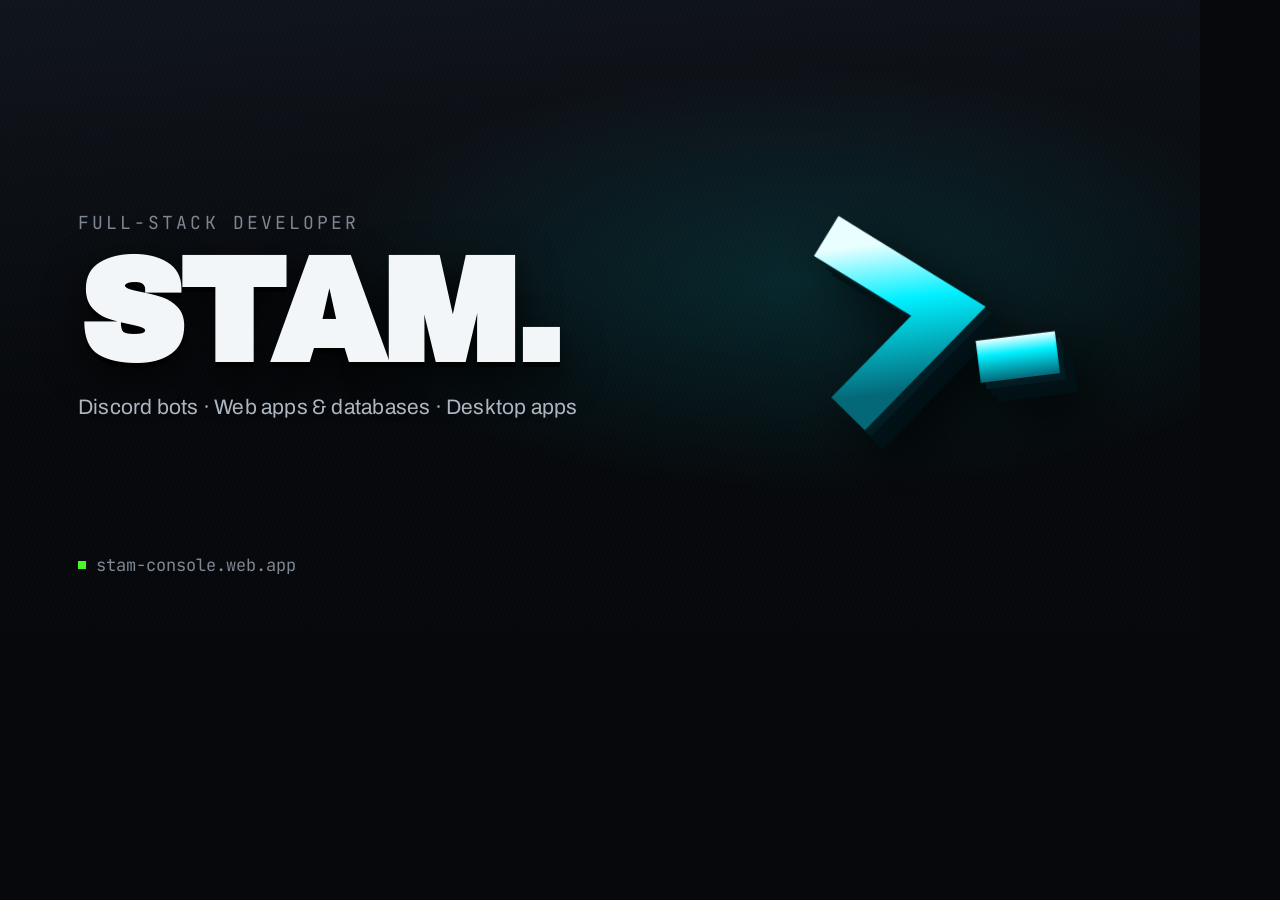
<file: _b-3d.html>
<!doctype html><html><head><meta charset="utf-8">
<script>
  var fmt = new URLSearchParams(location.search).get("fmt") || "og";
  document.documentElement.setAttribute("data-fmt", fmt);
</script>
<style>
  @font-face { font-family: "Archivo"; font-weight: 400; src: url("assets/fonts/archivo-400.woff2") format("woff2"); }
  @font-face { font-family: "Archivo Black"; font-weight: 400; src: url("assets/fonts/archivo-black-400.woff2") format("woff2"); }
  @font-face { font-family: "JetBrains Mono"; font-weight: 400; src: url("assets/fonts/jetbrains-mono-400.woff2") format("woff2"); }
  * { box-sizing: border-box; margin: 0; }
  html { background: #06080b; }
  body { background: #06080b; color: #eaeaea; font-family: "Archivo", sans-serif; position: relative; overflow: hidden; }
  html[data-fmt="og"] body { width: 1200px; height: 630px; }
  html[data-fmt="x"] body { width: 1500px; height: 500px; }
  html[data-fmt="gh"] body { width: 1280px; height: 320px; }

  .floor {
    position: absolute; inset: 0; z-index: 0;
    background:
      radial-gradient(ellipse 70% 55% at 68% 45%, rgba(0,240,255,0.13) 0%, transparent 62%),
      linear-gradient(175deg, #10151c 0%, #06080b 58%);
  }
  .brush {
    position: absolute; inset: 0; z-index: 1; opacity: 0.5;
    background: repeating-linear-gradient(112deg, rgba(255,255,255,0.028) 0px, rgba(255,255,255,0.028) 1px, transparent 1px, transparent 4px);
  }

  .obj {
    position: absolute; z-index: 2; right: 120px; top: 50%;
    transform: translateY(-50%) rotate(-7deg);
    filter:
      drop-shadow(5px 7px 0 rgba(2,30,36,0.95))
      drop-shadow(10px 14px 0 rgba(1,18,22,0.9))
      drop-shadow(16px 22px 30px rgba(0,0,0,0.8));
  }
  html[data-fmt="x"] .obj { right: 150px; }
  html[data-fmt="gh"] .obj { right: 80px; transform: translateY(-50%) rotate(-7deg) scale(0.55); }

  .stage { position: absolute; z-index: 3; left: 78px; top: 50%; transform: translateY(-50%); }
  html[data-fmt="gh"] .stage { left: 56px; }

  .eyebrow { font-family: "JetBrains Mono", monospace; font-size: 18px; letter-spacing: 0.17em; color: #7f8794; text-transform: uppercase; }
  html[data-fmt="gh"] .eyebrow { font-size: 13px; }

  h1 {
    font-family: "Archivo Black", sans-serif;
    font-size: 146px; line-height: 0.85; letter-spacing: -0.028em;
    margin: 18px 0 20px; color: #f2f6f8;
    text-shadow: 0 5px 0 rgba(0,0,0,0.65), 0 14px 40px rgba(0,0,0,0.85);
  }
  html[data-fmt="x"] h1 { font-size: 128px; }
  html[data-fmt="gh"] h1 { font-size: 80px; margin: 10px 0 12px; }

  .sub { font-size: 21px; color: #aeb6c1; letter-spacing: 0.01em; }
  html[data-fmt="gh"] .sub { font-size: 15px; }

  .url {
    position: absolute; z-index: 3; bottom: 54px; left: 78px;
    font-family: "JetBrains Mono", monospace; font-size: 17px; color: #7f8794;
    display: flex; align-items: center; gap: 10px;
  }
  html[data-fmt="gh"] .url { bottom: 30px; left: 56px; font-size: 13px; }
  html[data-fmt="x"] .url { left: auto; right: 78px; bottom: 46px; }
  .dot { width: 8px; height: 8px; background: #4af626; }
</style>
</head>
<body>
  <div class="floor"></div>
  <div class="brush"></div>

  <div class="obj">
    <svg width="300" height="300" viewBox="0 0 64 64" aria-hidden="true">
      <defs>
        <linearGradient id="chrome" x1="0" y1="0" x2="0" y2="1">
          <stop offset="0%" stop-color="#e8feff"/>
          <stop offset="38%" stop-color="#00f0ff"/>
          <stop offset="100%" stop-color="#046878"/>
        </linearGradient>
      </defs>
      <path d="M16 16 L36 32 L16 48" stroke="url(#chrome)" stroke-width="10" stroke-linecap="square" stroke-linejoin="miter" fill="none"/>
      <rect x="41" y="39" width="17" height="9" fill="url(#chrome)"/>
    </svg>
  </div>

  <div class="stage">
    <div class="eyebrow">full-stack developer</div>
    <h1>STAM.</h1>
    <div class="sub">Discord bots &middot; Web apps &amp; databases &middot; Desktop apps</div>
  </div>

  <div class="url"><span class="dot"></span>stam-console.web.app</div>
</body></html>
</file>
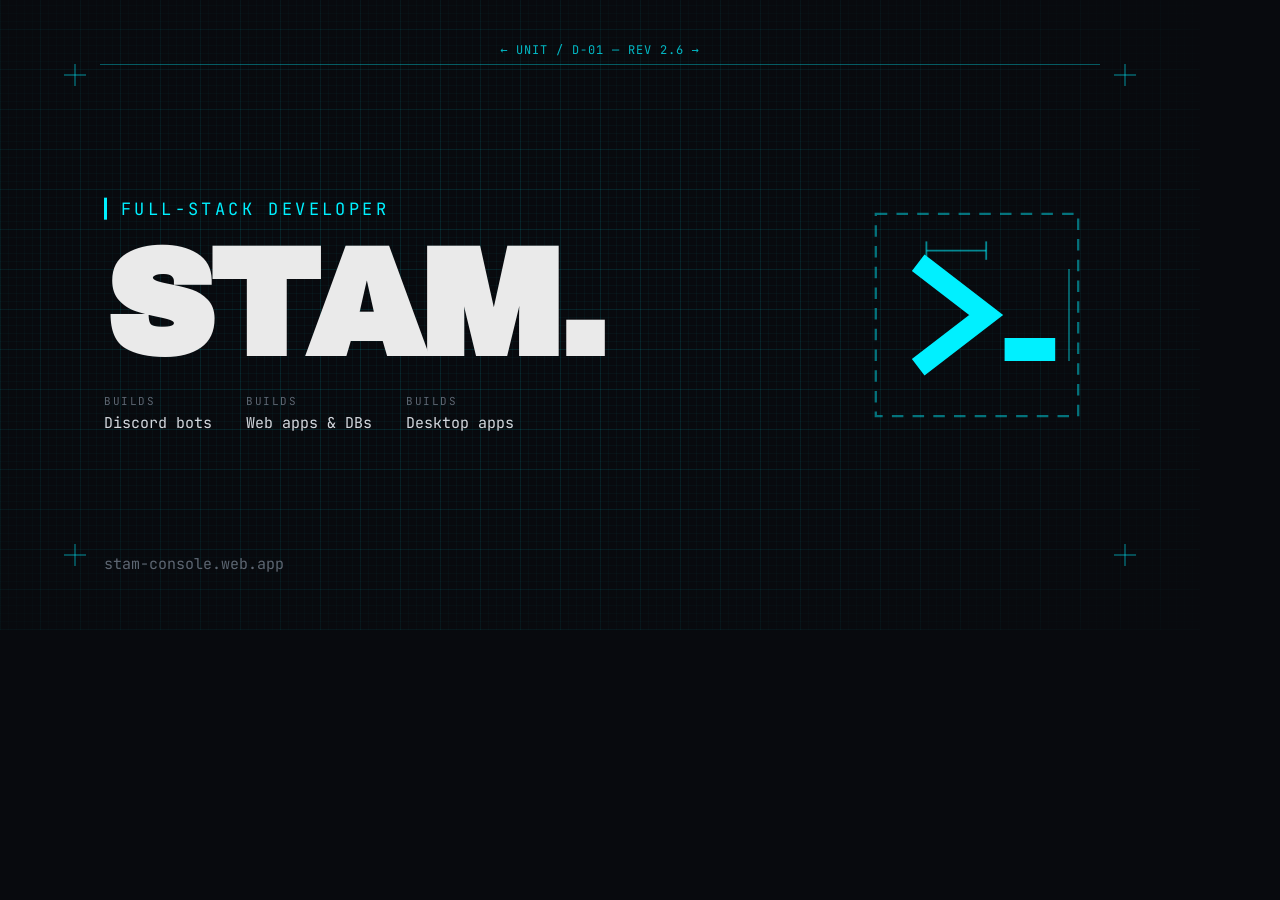
<file: _b-blueprint.html>
<!doctype html><html><head><meta charset="utf-8">
<script>
  var fmt = new URLSearchParams(location.search).get("fmt") || "og";
  document.documentElement.setAttribute("data-fmt", fmt);
</script>
<style>
  @font-face { font-family: "Archivo"; font-weight: 400; src: url("assets/fonts/archivo-400.woff2") format("woff2"); }
  @font-face { font-family: "Archivo Black"; font-weight: 400; src: url("assets/fonts/archivo-black-400.woff2") format("woff2"); }
  @font-face { font-family: "JetBrains Mono"; font-weight: 400; src: url("assets/fonts/jetbrains-mono-400.woff2") format("woff2"); }
  * { box-sizing: border-box; margin: 0; }
  html { background: #080a0e; }
  body { background: #080a0e; color: #eaeaea; font-family: "Archivo", sans-serif; position: relative; overflow: hidden; }
  html[data-fmt="og"] body { width: 1200px; height: 630px; }
  html[data-fmt="x"] body { width: 1500px; height: 500px; }
  html[data-fmt="gh"] body { width: 1280px; height: 320px; }

  .grid {
    position: absolute; inset: 0; z-index: 0;
    background:
      repeating-linear-gradient(0deg, rgba(0,240,255,0.075) 0px, rgba(0,240,255,0.075) 1px, transparent 1px, transparent 40px),
      repeating-linear-gradient(90deg, rgba(0,240,255,0.075) 0px, rgba(0,240,255,0.075) 1px, transparent 1px, transparent 40px);
  }
  .grid-fine {
    position: absolute; inset: 0; z-index: 0;
    background:
      repeating-linear-gradient(0deg, rgba(0,240,255,0.035) 0px, rgba(0,240,255,0.035) 1px, transparent 1px, transparent 8px),
      repeating-linear-gradient(90deg, rgba(0,240,255,0.035) 0px, rgba(0,240,255,0.035) 1px, transparent 1px, transparent 8px);
  }
  .vignette {
    position: absolute; inset: 0; z-index: 1;
    background: radial-gradient(ellipse 75% 75% at 40% 50%, transparent 30%, rgba(8,10,14,0.88) 100%);
  }

  .cross { position: absolute; z-index: 2; width: 22px; height: 22px; }
  .cross::before, .cross::after { content: ""; position: absolute; background: rgba(0,240,255,0.6); }
  .cross::before { left: 50%; top: 0; width: 1px; height: 100%; transform: translateX(-50%); }
  .cross::after { top: 50%; left: 0; height: 1px; width: 100%; transform: translateY(-50%); }
  .c1 { top: 64px; left: 64px; } .c2 { top: 64px; right: 64px; }
  .c3 { bottom: 64px; left: 64px; } .c4 { bottom: 64px; right: 64px; }
  html[data-fmt="gh"] .c1, html[data-fmt="gh"] .c2 { top: 34px; }
  html[data-fmt="gh"] .c3, html[data-fmt="gh"] .c4 { bottom: 34px; }

  .dim {
    position: absolute; z-index: 3;
    font-family: "JetBrains Mono", monospace; font-size: 12px; letter-spacing: 0.08em;
    color: rgba(0,240,255,0.75); text-transform: uppercase;
  }
  .dim.top { top: 42px; left: 50%; transform: translateX(-50%); }
  html[data-fmt="gh"] .dim.top { top: 20px; }

  .rule { position: absolute; z-index: 3; background: rgba(0,240,255,0.35); }
  .rule.h { height: 1px; left: 100px; right: 100px; top: 64px; }
  html[data-fmt="gh"] .rule.h { top: 34px; }

  .stage { position: absolute; z-index: 4; left: 104px; top: 50%; transform: translateY(-50%); }
  html[data-fmt="gh"] .stage { left: 76px; }

  .eyebrow {
    font-family: "JetBrains Mono", monospace; font-size: 17px; letter-spacing: 0.2em;
    color: #00f0ff; text-transform: uppercase;
    border-left: 3px solid #00f0ff; padding-left: 14px;
  }
  html[data-fmt="gh"] .eyebrow { font-size: 12px; padding-left: 10px; }

  h1 {
    font-family: "Archivo Black", sans-serif;
    font-size: 152px; line-height: 0.84; letter-spacing: -0.03em;
    margin: 22px 0 24px; color: #eaeaea;
  }
  html[data-fmt="x"] h1 { font-size: 134px; }
  html[data-fmt="gh"] h1 { font-size: 82px; margin: 12px 0 14px; }

  .specs { display: flex; gap: 34px; }
  .spec-k { font-family: "JetBrains Mono", monospace; font-size: 11px; letter-spacing: 0.14em; color: #5d6672; text-transform: uppercase; }
  .spec-v { font-family: "JetBrains Mono", monospace; font-size: 15px; color: #d3d8de; margin-top: 5px; }
  html[data-fmt="gh"] .spec-v { font-size: 12px; }
  html[data-fmt="gh"] .spec-k { font-size: 9px; }

  .schematic { position: absolute; z-index: 3; right: 108px; top: 50%; transform: translateY(-50%); }
  html[data-fmt="gh"] .schematic { right: 70px; transform: translateY(-50%) scale(0.6); }
  html[data-fmt="x"] .schematic { right: 150px; }

  .url {
    position: absolute; z-index: 4; bottom: 56px; left: 104px;
    font-family: "JetBrains Mono", monospace; font-size: 15px; color: #5d6672;
  }
  html[data-fmt="gh"] .url { bottom: 28px; left: 76px; font-size: 12px; }
</style>
</head>
<body>
  <div class="grid-fine"></div>
  <div class="grid"></div>
  <div class="vignette"></div>

  <div class="cross c1"></div><div class="cross c2"></div>
  <div class="cross c3"></div><div class="cross c4"></div>
  <div class="rule h"></div>
  <div class="dim top">&larr; unit / d-01 &mdash; rev 2.6 &rarr;</div>

  <svg class="schematic" width="230" height="230" viewBox="0 0 100 100" aria-hidden="true">
    <rect x="6" y="6" width="88" height="88" fill="none" stroke="rgba(0,240,255,0.45)" stroke-width="1" stroke-dasharray="5 4"/>
    <path d="M28 30 L54 50 L28 70" stroke="#00f0ff" stroke-width="9" stroke-linecap="square" stroke-linejoin="miter" fill="none"/>
    <rect x="62" y="60" width="22" height="10" fill="#00f0ff"/>
    <line x1="28" y1="22" x2="54" y2="22" stroke="rgba(0,240,255,0.55)" stroke-width="0.8"/>
    <line x1="28" y1="18" x2="28" y2="26" stroke="rgba(0,240,255,0.55)" stroke-width="0.8"/>
    <line x1="54" y1="18" x2="54" y2="26" stroke="rgba(0,240,255,0.55)" stroke-width="0.8"/>
    <line x1="90" y1="30" x2="90" y2="70" stroke="rgba(0,240,255,0.4)" stroke-width="0.8"/>
  </svg>

  <div class="stage">
    <div class="eyebrow">full-stack developer</div>
    <h1>STAM.</h1>
    <div class="specs">
      <div><div class="spec-k">builds</div><div class="spec-v">Discord bots</div></div>
      <div><div class="spec-k">builds</div><div class="spec-v">Web apps &amp; DBs</div></div>
      <div><div class="spec-k">builds</div><div class="spec-v">Desktop apps</div></div>
    </div>
  </div>

  <div class="url">stam-console.web.app</div>
</body></html>
</file>
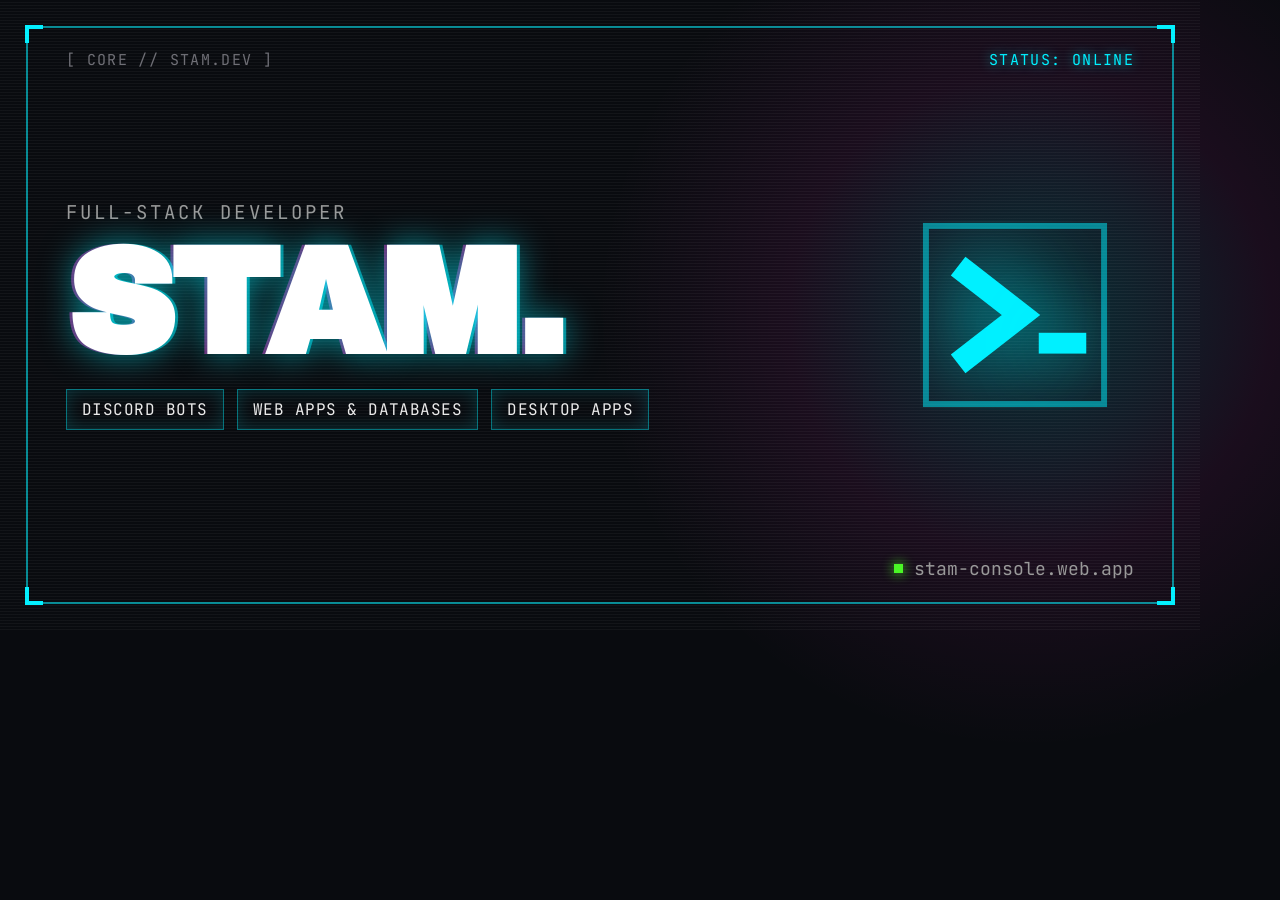
<file: _b-neon.html>
<!doctype html><html><head><meta charset="utf-8">
<script>
  var fmt = new URLSearchParams(location.search).get("fmt") || "og";
  document.documentElement.setAttribute("data-fmt", fmt);
</script>
<style>
  @font-face { font-family: "Archivo"; font-weight: 400; src: url("assets/fonts/archivo-400.woff2") format("woff2"); }
  @font-face { font-family: "Archivo"; font-weight: 700; src: url("assets/fonts/archivo-700.woff2") format("woff2"); }
  @font-face { font-family: "Archivo Black"; font-weight: 400; src: url("assets/fonts/archivo-black-400.woff2") format("woff2"); }
  @font-face { font-family: "JetBrains Mono"; font-weight: 400; src: url("assets/fonts/jetbrains-mono-400.woff2") format("woff2"); }
  @font-face { font-family: "JetBrains Mono"; font-weight: 700; src: url("assets/fonts/jetbrains-mono-700.woff2") format("woff2"); }
  * { box-sizing: border-box; margin: 0; }
  html { background: #090b0f; }
  body { background: #090b0f; color: #eaeaea; font-family: "Archivo", sans-serif; position: relative; overflow: hidden; }
  html[data-fmt="og"] body { width: 1200px; height: 630px; }
  html[data-fmt="x"] body { width: 1500px; height: 500px; }
  html[data-fmt="gh"] body { width: 1280px; height: 320px; }

  .scan {
    position: absolute; inset: 0; z-index: 3; pointer-events: none;
    background: repeating-linear-gradient(0deg, rgba(234,234,234,0.045) 0px, rgba(234,234,234,0.045) 1px, transparent 1px, transparent 3px);
  }
  .glowfield {
    position: absolute; z-index: 0; pointer-events: none;
    width: 900px; height: 900px; border-radius: 50%;
    right: -280px; top: 50%; transform: translateY(-50%);
    background: radial-gradient(circle, rgba(0,240,255,0.16) 0%, rgba(255,42,212,0.07) 38%, transparent 68%);
  }
  .frame { position: absolute; inset: 26px; border: 2px solid rgba(0,240,255,0.55); z-index: 2; }
  html[data-fmt="gh"] .frame { inset: 18px; }
  .corner { position: absolute; width: 18px; height: 18px; border: 0 solid #00f0ff; }
  .corner.tl { top: -3px; left: -3px; border-width: 4px 0 0 4px; }
  .corner.tr { top: -3px; right: -3px; border-width: 4px 4px 0 0; }
  .corner.bl { bottom: -3px; left: -3px; border-width: 0 0 4px 4px; }
  .corner.br { bottom: -3px; right: -3px; border-width: 0 4px 4px 0; }

  .hud { position: absolute; z-index: 4; font-family: "JetBrains Mono", monospace; font-size: 15px; letter-spacing: 0.09em; text-transform: uppercase; }
  .hud.l { top: 50px; left: 66px; color: #6f6f76; }
  .hud.r { top: 50px; right: 66px; color: #00f0ff; text-shadow: 0 0 12px rgba(0,240,255,0.7); }
  html[data-fmt="gh"] .hud { font-size: 12px; }
  html[data-fmt="gh"] .hud.l { top: 34px; left: 50px; }
  html[data-fmt="gh"] .hud.r { top: 34px; right: 50px; }

  .stage { position: absolute; z-index: 4; left: 66px; top: 50%; transform: translateY(-50%); }
  html[data-fmt="gh"] .stage { left: 50px; }
  html[data-fmt="x"] .stage { left: 50%; transform: translate(-50%, -50%); text-align: center; }

  .eyebrow { font-family: "JetBrains Mono", monospace; font-size: 19px; letter-spacing: 0.16em; color: #9a9a9a; text-transform: uppercase; }
  html[data-fmt="gh"] .eyebrow { font-size: 14px; }

  h1 {
    font-family: "Archivo Black", sans-serif;
    font-size: 150px; line-height: 0.84; letter-spacing: -0.025em;
    margin: 16px 0 22px; color: #ffffff;
    text-shadow: 0 0 34px rgba(0,240,255,0.55), 3px 0 rgba(0,240,255,0.5), -3px 0 rgba(255,42,212,0.45);
  }
  html[data-fmt="x"] h1 { font-size: 132px; margin: 14px 0 20px; }
  html[data-fmt="gh"] h1 { font-size: 84px; margin: 8px 0 12px; }

  .tags { display: flex; gap: 13px; }
  html[data-fmt="x"] .tags { justify-content: center; }
  .tag {
    font-family: "JetBrains Mono", monospace; font-size: 16px; letter-spacing: 0.03em;
    border: 1px solid rgba(0,240,255,0.45); padding: 9px 15px; color: #eaeaea;
    box-shadow: 0 0 18px rgba(0,240,255,0.18) inset;
  }
  html[data-fmt="gh"] .tag { font-size: 12px; padding: 6px 11px; }

  .url {
    position: absolute; z-index: 4; bottom: 50px; right: 66px;
    font-family: "JetBrains Mono", monospace; font-size: 18px; color: #9a9a9a;
    display: flex; align-items: center; gap: 11px;
  }
  html[data-fmt="gh"] .url { bottom: 34px; right: 50px; font-size: 14px; }
  .dot { width: 9px; height: 9px; background: #4af626; box-shadow: 0 0 12px #4af626; }

  .mark { position: absolute; z-index: 4; right: 90px; top: 50%; transform: translateY(-50%); }
  html[data-fmt="x"] .mark, html[data-fmt="gh"] .mark { display: none; }
</style>
</head>
<body>
  <div class="glowfield"></div>
  <div class="frame">
    <div class="corner tl"></div><div class="corner tr"></div>
    <div class="corner bl"></div><div class="corner br"></div>
  </div>
  <div class="hud l">[ core // stam.dev ]</div>
  <div class="hud r">status: online</div>

  <svg class="mark" width="190" height="190" viewBox="0 0 64 64" aria-hidden="true">
    <rect x="2" y="2" width="60" height="60" fill="none" stroke="#00f0ff" stroke-width="2" opacity="0.5"/>
    <path d="M16 18 L34 32 L16 46" stroke="#00f0ff" stroke-width="8" stroke-linecap="square" stroke-linejoin="miter" fill="none" style="filter: drop-shadow(0 0 14px rgba(0,240,255,0.85))"/>
    <rect x="40" y="38" width="16" height="7" fill="#00f0ff" style="filter: drop-shadow(0 0 12px rgba(0,240,255,0.85))"/>
  </svg>

  <div class="stage">
    <div class="eyebrow">full-stack developer</div>
    <h1>STAM.</h1>
    <div class="tags">
      <span class="tag">DISCORD BOTS</span>
      <span class="tag">WEB APPS &amp; DATABASES</span>
      <span class="tag">DESKTOP APPS</span>
    </div>
  </div>

  <div class="url"><span class="dot"></span>stam-console.web.app</div>
  <div class="scan"></div>
</body></html>
</file>
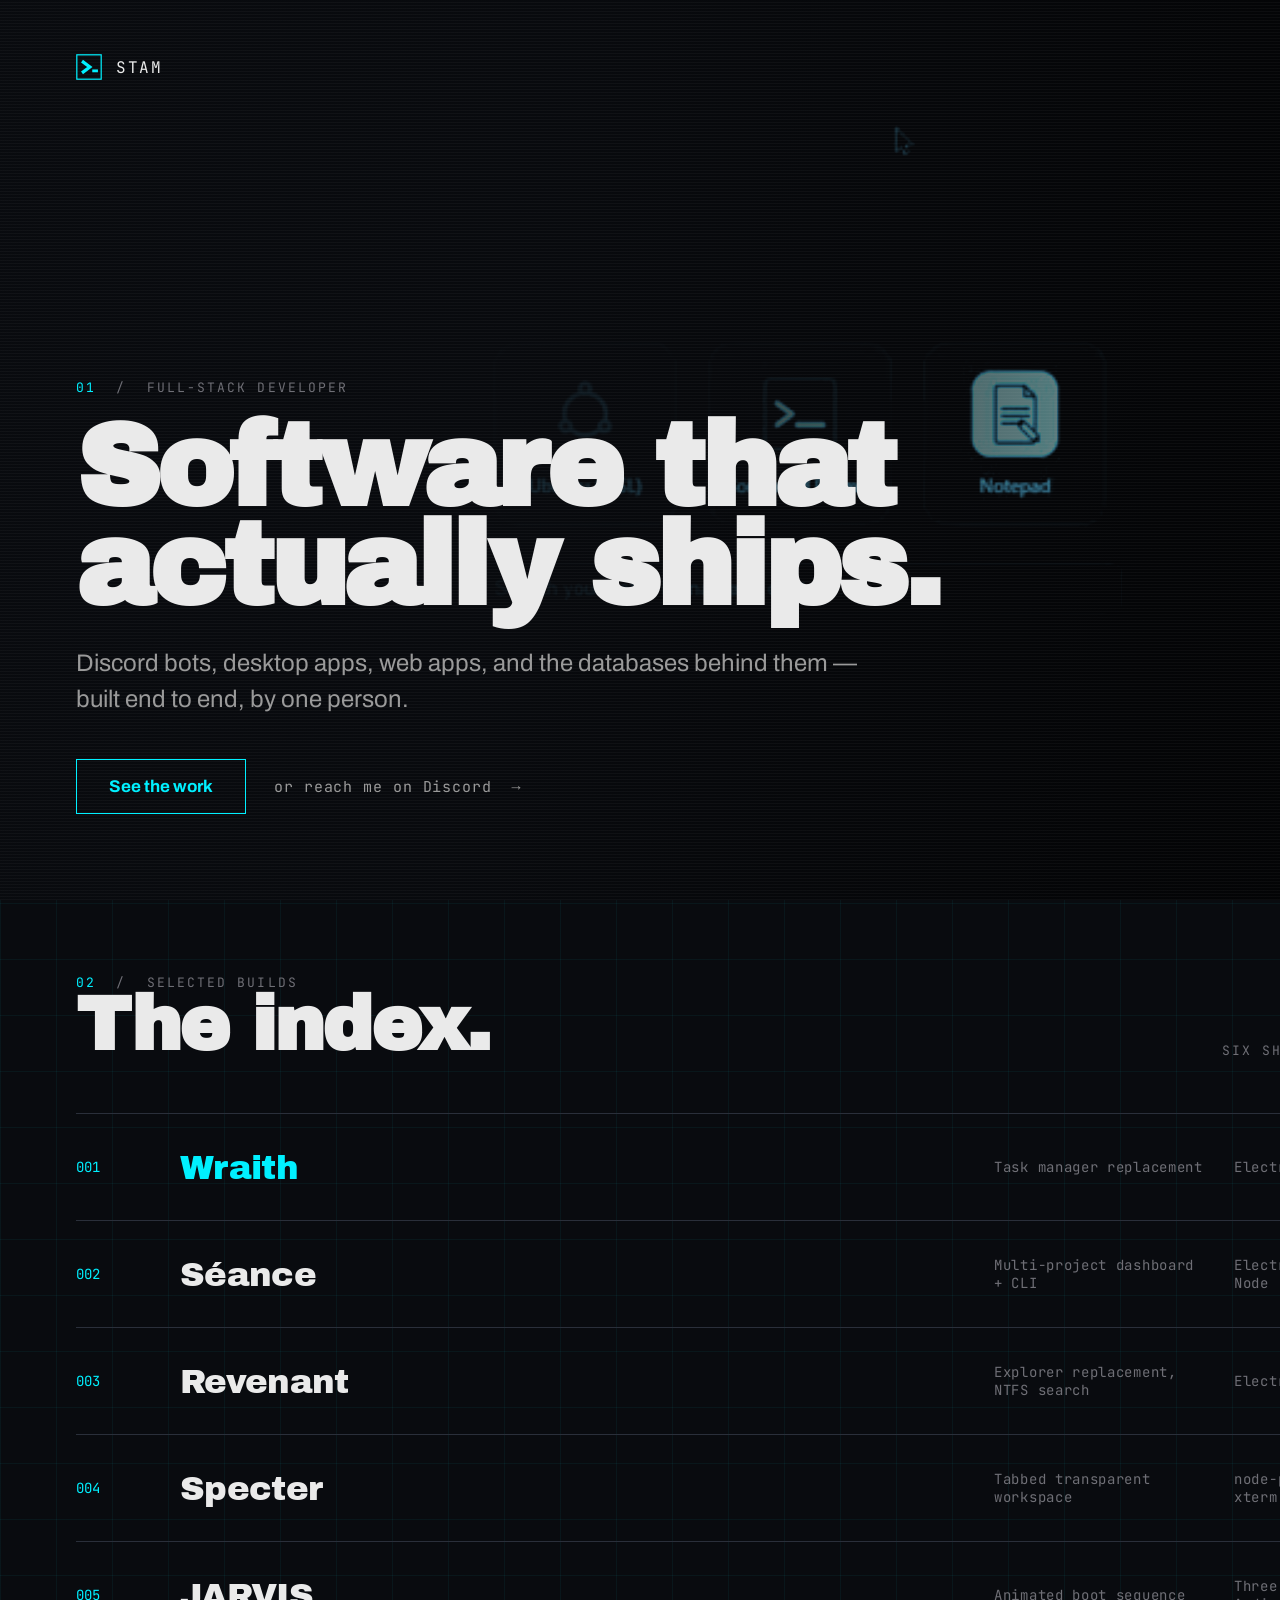
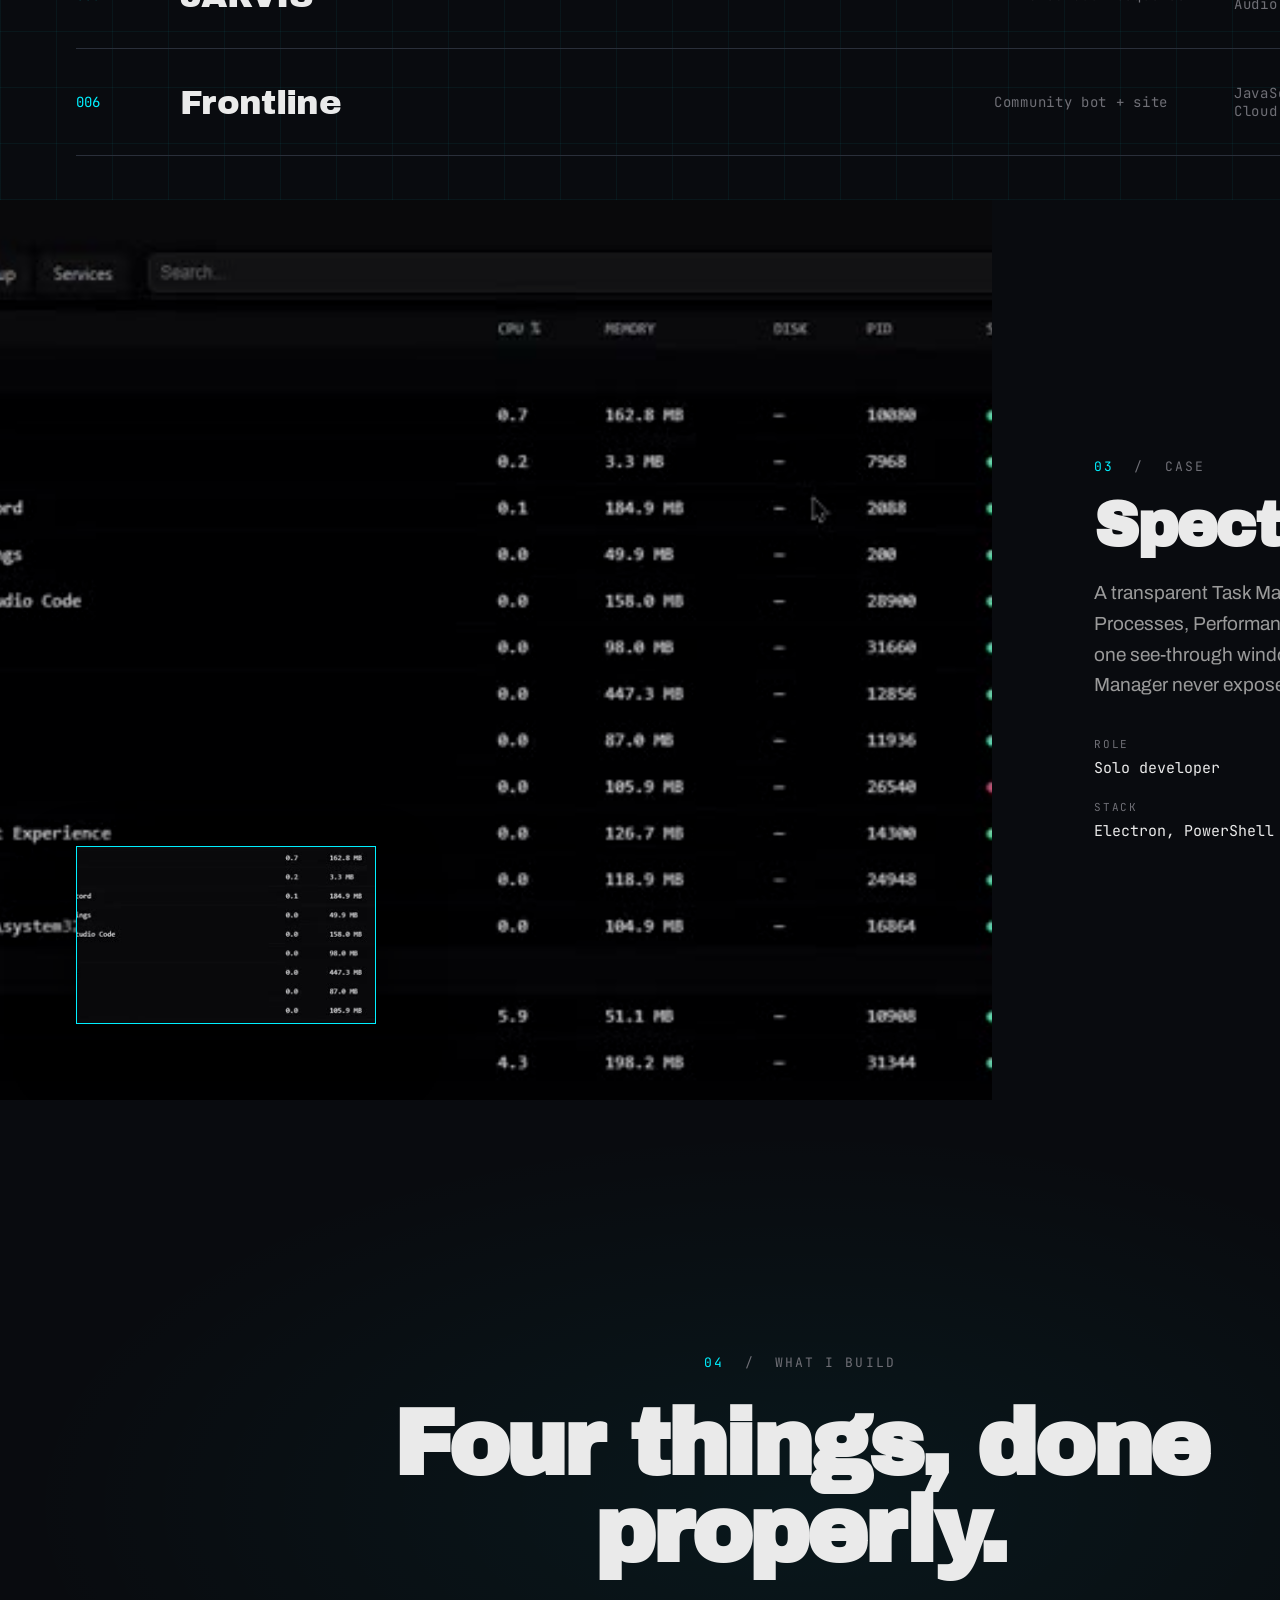
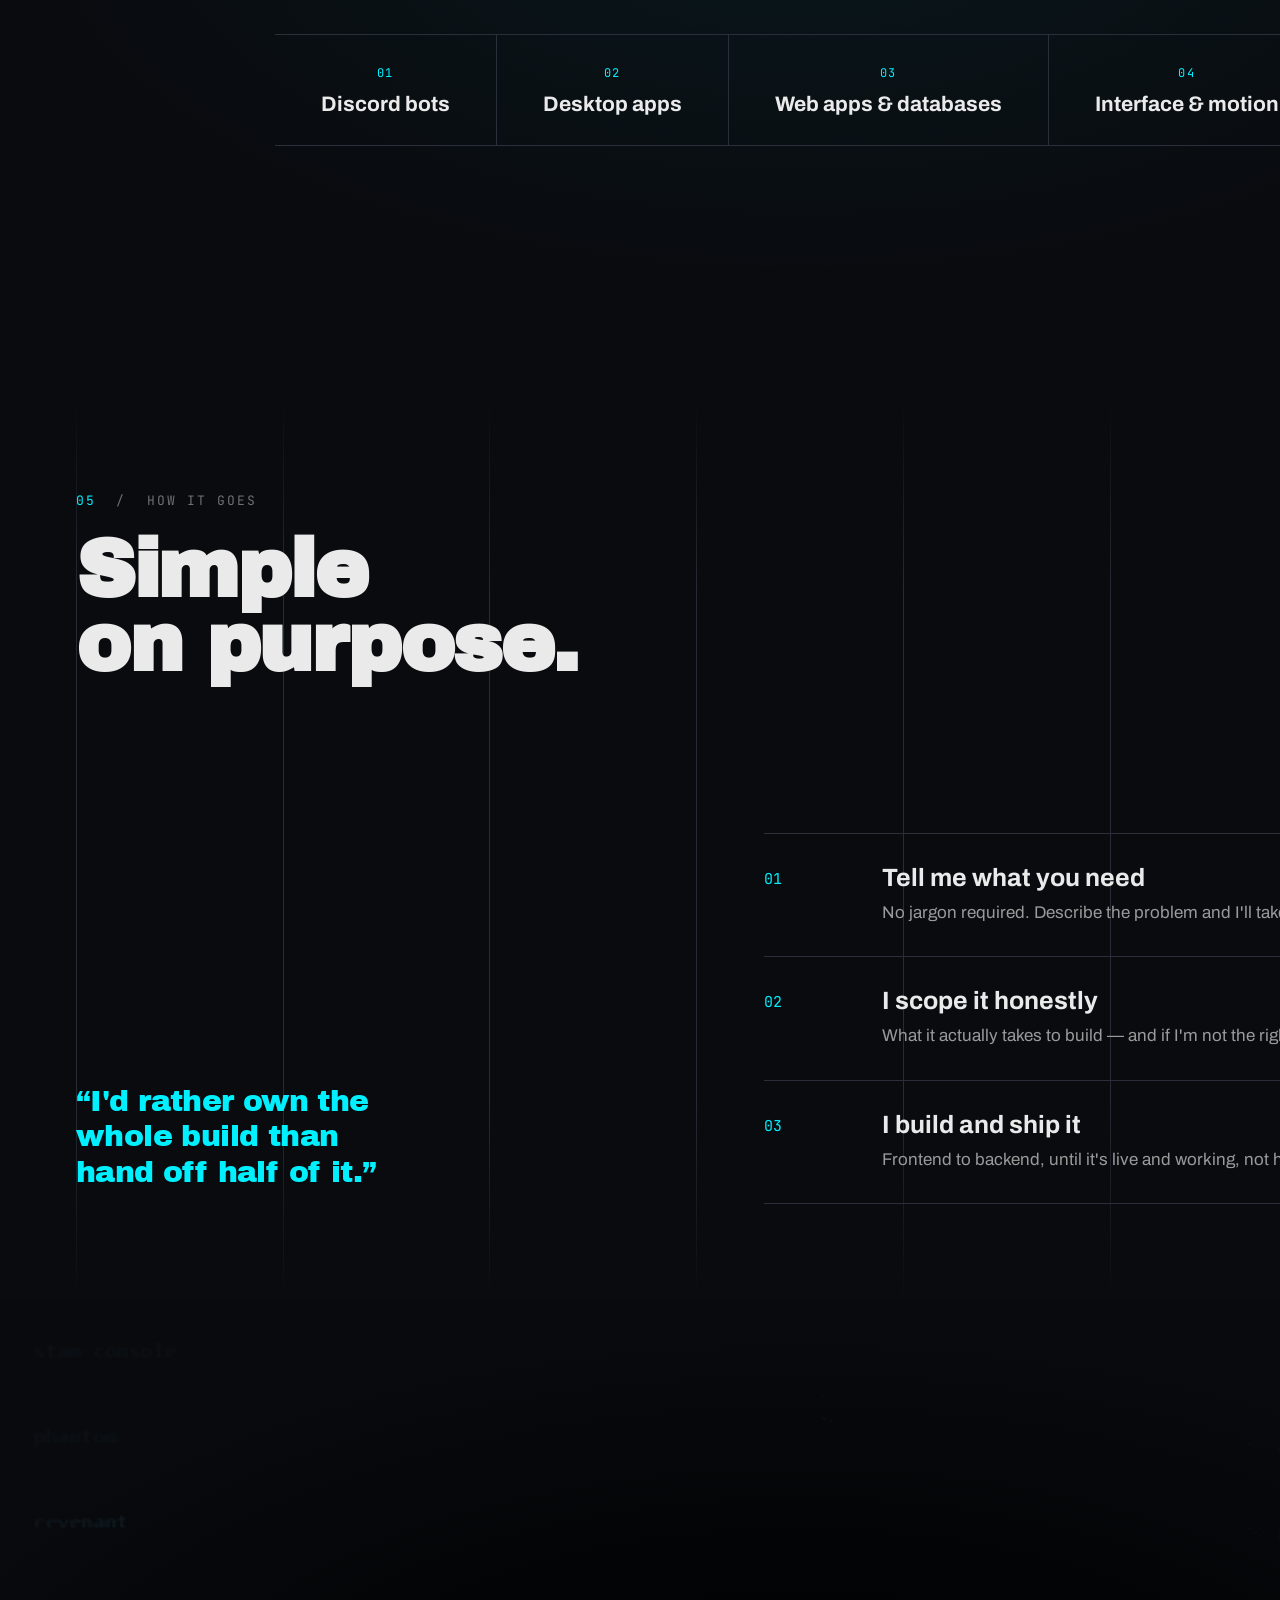
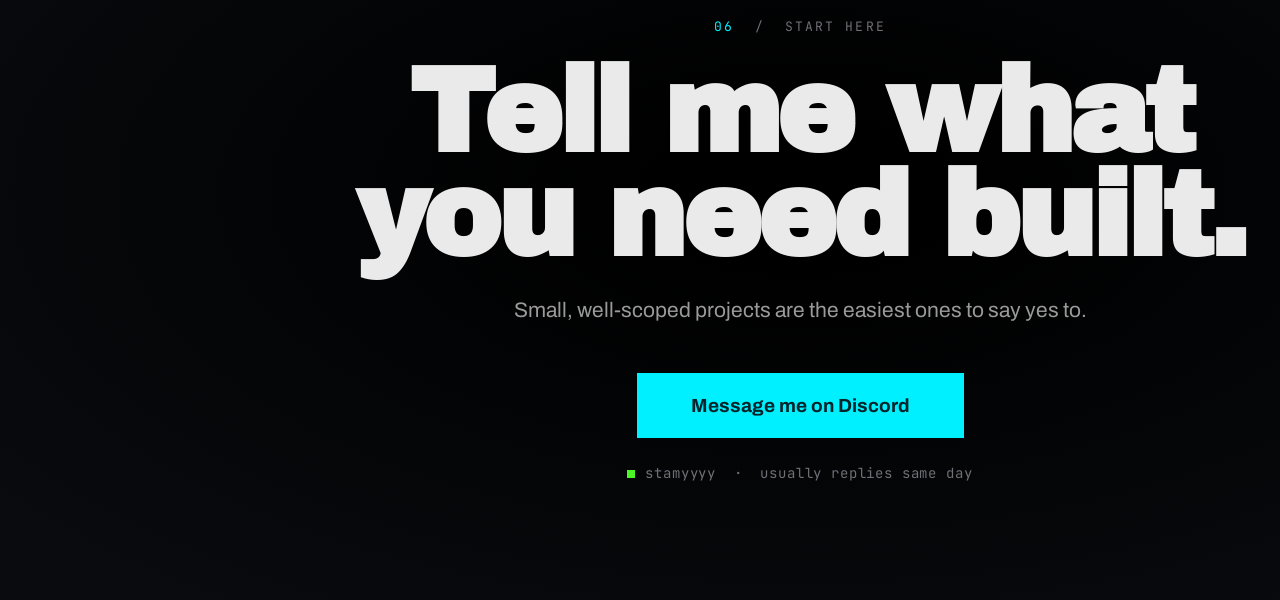
<file: _comps.html>
<!doctype html><html><head><meta charset="utf-8">
<style>
  @font-face { font-family: "Archivo"; font-weight: 400; src: url("assets/fonts/archivo-400.woff2") format("woff2"); }
  @font-face { font-family: "Archivo"; font-weight: 500; src: url("assets/fonts/archivo-500.woff2") format("woff2"); }
  @font-face { font-family: "Archivo"; font-weight: 700; src: url("assets/fonts/archivo-700.woff2") format("woff2"); }
  @font-face { font-family: "Archivo Black"; font-weight: 400; src: url("assets/fonts/archivo-black-400.woff2") format("woff2"); }
  @font-face { font-family: "JetBrains Mono"; font-weight: 400; src: url("assets/fonts/jetbrains-mono-400.woff2") format("woff2"); }
  @font-face { font-family: "JetBrains Mono"; font-weight: 700; src: url("assets/fonts/jetbrains-mono-700.woff2") format("woff2"); }

  :root {
    --bg: #090b0f; --surface: #131720; --border: #2a2f3a;
    --text: #eaeaea; --dim: #9a9a9a; --faint: #6f6f76;
    --accent: #00f0ff; --live: #4af626;
    --mono: "JetBrains Mono", monospace;
    --sans: "Archivo", sans-serif;
    --display: "Archivo Black", "Archivo", sans-serif;
  }
  * { box-sizing: border-box; margin: 0; }
  body { background: #000; }
  .sec {
    width: 1600px; height: 900px; position: relative; overflow: hidden;
    background: var(--bg); color: var(--text); font-family: var(--sans);
  }
  .label {
    font-family: var(--mono); font-size: 13px; letter-spacing: 0.16em;
    text-transform: uppercase; color: var(--faint);
  }
  .label .idx { color: var(--accent); }

  .h-img {
    position: absolute; inset: 0;
    background: url("videos/wraith-poster.jpg") center/cover no-repeat;
    filter: grayscale(1) contrast(1.15) brightness(0.85) sepia(1) hue-rotate(152deg) saturate(2.6);
  }
  .h-veil {
    position: absolute; inset: 0;
    background: linear-gradient(100deg, rgba(9,11,15,0.97) 0%, rgba(9,11,15,0.9) 34%, rgba(9,11,15,0.45) 72%, rgba(9,11,15,0.2) 100%);
  }
  .h-scan {
    position: absolute; inset: 0;
    background: repeating-linear-gradient(0deg, rgba(234,234,234,0.035) 0 1px, transparent 1px 3px);
  }
  .h-top { position: absolute; top: 54px; left: 76px; right: 76px; display: flex; justify-content: space-between; align-items: center; }
  .h-mark { display: flex; align-items: center; gap: 14px; font-family: var(--mono); font-size: 16px; letter-spacing: 0.1em; }
  .h-body { position: absolute; left: 76px; bottom: 86px; max-width: 1180px; }
  .h-body h1 {
    font-family: var(--display); font-size: 116px; line-height: 0.86;
    letter-spacing: -0.035em; margin: 22px 0 28px; white-space: nowrap;
  }
  .h-sub { font-size: 24px; color: var(--dim); max-width: 56ch; line-height: 1.5; }
  .h-cta { display: flex; align-items: center; gap: 28px; margin-top: 42px; }
  .btn-ghost {
    font-family: var(--sans); font-weight: 700; font-size: 17px;
    border: 1.5px solid var(--accent); color: var(--accent);
    padding: 17px 32px;
  }
  .link-arrow { font-family: var(--mono); font-size: 15px; color: var(--dim); letter-spacing: 0.06em; }
  .siderail {
    position: absolute; right: 0; top: 0; bottom: 0; width: 92px;
    border-left: 1px solid var(--border);
    display: flex; align-items: center; justify-content: center;
  }
  .siderail span {
    font-family: var(--mono); font-size: 12px; letter-spacing: 0.34em; color: var(--faint);
    writing-mode: vertical-rl; text-transform: uppercase;
  }

  .g-grid {
    position: absolute; inset: 0;
    background:
      repeating-linear-gradient(0deg, rgba(0,240,255,0.05) 0 1px, transparent 1px 56px),
      repeating-linear-gradient(90deg, rgba(0,240,255,0.05) 0 1px, transparent 1px 56px);
  }
  .w-wrap { position: absolute; inset: 0; padding: 74px 76px; display: flex; flex-direction: column; }
  .w-head { display: flex; justify-content: space-between; align-items: flex-end; }
  .w-head h2 { font-family: var(--display); font-size: 76px; letter-spacing: -0.03em; line-height: 0.9; }
  .w-rows { margin-top: 54px; display: flex; flex-direction: column; }
  .w-row {
    display: grid; grid-template-columns: 74px 1fr 210px 128px 132px;
    align-items: center; gap: 30px;
    padding: 22px 0; border-top: 1px solid var(--border);
  }
  .w-row:last-child { border-bottom: 1px solid var(--border); }
  .w-no { font-family: var(--mono); font-size: 14px; color: var(--accent); }
  .w-name { font-family: var(--display); font-size: 34px; letter-spacing: -0.02em; }
  .w-kind, .w-stack { font-family: var(--mono); font-size: 14px; color: var(--faint); letter-spacing: 0.05em; }
  .w-thumb { width: 132px; height: 62px; object-fit: cover; border: 1px solid var(--border); filter: grayscale(1) brightness(0.8) contrast(1.1); }
  .w-row.is-lead .w-thumb { filter: none; border-color: var(--accent); }
  .w-row.is-lead .w-name { color: var(--accent); }

  .d-media { position: absolute; left: 0; top: 0; bottom: 0; width: 62%; overflow: hidden; }
  .d-media img { width: 100%; height: 100%; object-fit: cover; filter: contrast(1.08) brightness(0.88); }
  .d-crop {
    position: absolute; left: 76px; bottom: 76px; width: 300px; height: 178px;
    border: 1px solid var(--accent); overflow: hidden;
    box-shadow: 0 26px 60px rgba(0,0,0,0.75);
  }
  .d-crop img { width: 100%; height: 100%; object-fit: cover; transform: scale(2.1); transform-origin: 32% 40%; }
  .d-body { position: absolute; right: 76px; top: 50%; transform: translateY(-50%); width: 430px; }
  .d-body h3 { font-family: var(--display); font-size: 62px; line-height: 0.92; letter-spacing: -0.03em; margin: 22px 0 24px; }
  .d-body p { font-size: 19px; line-height: 1.62; color: var(--dim); }
  .d-meta { margin-top: 36px; display: grid; grid-template-columns: 1fr 1fr; gap: 22px 18px; }
  .d-k { font-family: var(--mono); font-size: 11px; letter-spacing: 0.16em; text-transform: uppercase; color: var(--faint); }
  .d-v { font-family: var(--mono); font-size: 15px; color: var(--text); margin-top: 7px; }

  .c-noise { position: absolute; inset: 0; background: radial-gradient(ellipse 70% 60% at 50% 45%, rgba(0,240,255,0.055), transparent 70%); }
  .c-wrap { position: absolute; inset: 0; display: flex; flex-direction: column; align-items: center; justify-content: center; text-align: center; }
  .c-wrap h2 {
    font-family: var(--display); font-size: 92px; letter-spacing: -0.035em;
    line-height: 0.94; margin: 30px 0 0; max-width: 18ch;
  }
  .c-list { margin-top: 60px; display: flex; gap: 0; border-top: 1px solid var(--border); border-bottom: 1px solid var(--border); }
  .c-item { padding: 30px 46px; border-right: 1px solid var(--border); }
  .c-item:last-child { border-right: 0; }
  .c-item .n { font-family: var(--mono); font-size: 12px; color: var(--accent); letter-spacing: 0.14em; }
  .c-item .t { font-family: var(--sans); font-weight: 700; font-size: 21px; margin-top: 12px; }

  .p-lines { position: absolute; inset: 0; display: flex; justify-content: space-between; padding: 0 76px; }
  .p-lines i { width: 1px; background: linear-gradient(180deg, transparent, rgba(42,47,58,0.9) 22%, rgba(42,47,58,0.9) 78%, transparent); }
  .p-head { position: absolute; left: 76px; top: 92px; }
  .p-head h2 { font-family: var(--display); font-size: 82px; letter-spacing: -0.03em; line-height: 0.9; margin-top: 24px; }
  .p-steps { position: absolute; right: 76px; bottom: 96px; width: 760px; display: flex; flex-direction: column; gap: 0; }
  .p-step { display: grid; grid-template-columns: 92px 1fr; gap: 26px; padding: 30px 0; border-top: 1px solid var(--border); }
  .p-step:last-child { border-bottom: 1px solid var(--border); }
  .p-step .no { font-family: var(--mono); font-size: 15px; color: var(--accent); padding-top: 5px; }
  .p-step h4 { font-family: var(--sans); font-weight: 700; font-size: 25px; }
  .p-step p { font-size: 17px; color: var(--dim); margin-top: 9px; line-height: 1.55; }
  .p-off { position: absolute; left: 76px; bottom: 110px; width: 330px; }
  .p-off .q { font-family: var(--display); font-size: 30px; line-height: 1.18; letter-spacing: -0.02em; color: var(--accent); }

  .t-img {
    position: absolute; inset: 0;
    background: url("videos/seance-poster.jpg") center/cover no-repeat;
    filter: grayscale(1) brightness(0.34) contrast(1.3) sepia(1) hue-rotate(148deg) saturate(2.4);
  }
  .t-vig { position: absolute; inset: 0; background: radial-gradient(ellipse 80% 70% at 50% 55%, transparent 12%, rgba(9,11,15,0.93) 78%); }
  .t-wrap { position: absolute; inset: 0; display: flex; flex-direction: column; align-items: center; justify-content: flex-end; padding-bottom: 118px; text-align: center; }
  .t-wrap h2 { font-family: var(--display); font-size: 118px; letter-spacing: -0.035em; line-height: 0.88; margin: 26px 0 26px; }
  .t-wrap p { font-size: 21px; color: var(--dim); max-width: 52ch; line-height: 1.55; }
  .t-btn {
    margin-top: 46px; font-family: var(--sans); font-weight: 700; font-size: 19px;
    background: var(--accent); color: #04252b; padding: 22px 54px;
  }
  .t-note { margin-top: 26px; font-family: var(--mono); font-size: 14px; color: var(--faint); letter-spacing: 0.06em; }
  .t-dot { display: inline-block; width: 8px; height: 8px; background: var(--live); margin-right: 10px; }
</style>
</head>
<body>

<section class="sec" id="s1">
  <div class="h-img"></div><div class="h-veil"></div><div class="h-scan"></div>
  <div class="h-top">
    <div class="h-mark"><svg width="26" height="26" viewBox="0 0 64 64"><rect x="2" y="2" width="60" height="60" fill="none" stroke="#00f0ff" stroke-width="3"/><path d="M18 20 L34 32 L18 44" stroke="#00f0ff" stroke-width="8" fill="none" stroke-linecap="square"/><rect x="40" y="38" width="14" height="7" fill="#00f0ff"/></svg> STAM</div>
    <div class="label"><span class="idx">●</span> AVAILABLE FOR WORK</div>
  </div>
  <div class="siderail"><span>Index / 01 — Dossier</span></div>
  <div class="h-body">
    <div class="label"><span class="idx">01</span> &nbsp;/&nbsp; Full-stack developer</div>
    <h1>Software that<br>actually ships.</h1>
    <p class="h-sub">Discord bots, desktop apps, web apps, and the databases behind them — built end to end, by one person.</p>
    <div class="h-cta">
      <div class="btn-ghost">See the work</div>
      <div class="link-arrow">or reach me on Discord &nbsp;→</div>
    </div>
  </div>
</section>

<section class="sec" id="s2">
  <div class="g-grid"></div>
  <div class="w-wrap">
    <div class="w-head">
      <div>
        <div class="label"><span class="idx">02</span> &nbsp;/&nbsp; Selected builds</div>
        <h2>The index.</h2>
      </div>
      <div class="label">Six shipped &nbsp;·&nbsp; all coded solo</div>
    </div>
    <div class="w-rows">
      <div class="w-row is-lead">
        <div class="w-no">001</div>
        <div class="w-name">Wraith</div>
        <div class="w-kind">Task manager replacement</div>
        <div class="w-stack">Electron · C++</div>
        <img class="w-thumb" src="videos/wraith-poster.jpg" alt="">
      </div>
      <div class="w-row">
        <div class="w-no">002</div>
        <div class="w-name">Séance</div>
        <div class="w-kind">Multi-project dashboard + CLI</div>
        <div class="w-stack">Electron · Node</div>
        <img class="w-thumb" src="videos/seance-poster.jpg" alt="">
      </div>
      <div class="w-row">
        <div class="w-no">003</div>
        <div class="w-name">Revenant</div>
        <div class="w-kind">Explorer replacement, NTFS search</div>
        <div class="w-stack">Electron · C++</div>
        <img class="w-thumb" src="videos/revenant-poster.jpg" alt="">
      </div>
      <div class="w-row">
        <div class="w-no">004</div>
        <div class="w-name">Specter</div>
        <div class="w-kind">Tabbed transparent workspace</div>
        <div class="w-stack">node-pty · xterm</div>
        <img class="w-thumb" src="videos/specter-poster.jpg" alt="">
      </div>
      <div class="w-row">
        <div class="w-no">005</div>
        <div class="w-name">JARVIS</div>
        <div class="w-kind">Animated boot sequence</div>
        <div class="w-stack">Three.js · Web Audio</div>
        <img class="w-thumb" src="videos/jarvis-poster.jpg" alt="">
      </div>
      <div class="w-row">
        <div class="w-no">006</div>
        <div class="w-name">Frontline</div>
        <div class="w-kind">Community bot + site</div>
        <div class="w-stack">JavaScript · Cloud DB</div>
        <img class="w-thumb" src="videos/frontline-poster.jpg" alt="">
      </div>
    </div>
  </div>
</section>

<section class="sec" id="s3">
  <div class="d-media">
    <img src="videos/specter-poster.jpg" alt="">
  </div>
  <div class="d-crop"><img src="videos/specter-poster.jpg" alt=""></div>
  <div class="d-body">
    <div class="label"><span class="idx">03</span> &nbsp;/&nbsp; Case</div>
    <h3>Specter</h3>
    <p>A transparent Task Manager replacement — Processes, Performance, Startup and Services in one see-through window, with controls stock Task Manager never exposed.</p>
    <div class="d-meta">
      <div><div class="d-k">Role</div><div class="d-v">Solo developer</div></div>
      <div><div class="d-k">Surface</div><div class="d-v">Windows desktop</div></div>
      <div><div class="d-k">Stack</div><div class="d-v">Electron, PowerShell</div></div>
      <div><div class="d-k">Native</div><div class="d-v">C++ Win32 addon</div></div>
    </div>
  </div>
</section>

<section class="sec" id="s4">
  <div class="c-noise"></div>
  <div class="c-wrap">
    <div class="label"><span class="idx">04</span> &nbsp;/&nbsp; What I build</div>
    <h2>Four things, done properly.</h2>
    <div class="c-list">
      <div class="c-item"><div class="n">01</div><div class="t">Discord bots</div></div>
      <div class="c-item"><div class="n">02</div><div class="t">Desktop apps</div></div>
      <div class="c-item"><div class="n">03</div><div class="t">Web apps &amp; databases</div></div>
      <div class="c-item"><div class="n">04</div><div class="t">Interface &amp; motion</div></div>
    </div>
  </div>
</section>

<section class="sec" id="s5">
  <div class="p-lines"><i></i><i></i><i></i><i></i><i></i><i></i><i></i><i></i></div>
  <div class="p-head">
    <div class="label"><span class="idx">05</span> &nbsp;/&nbsp; How it goes</div>
    <h2>Simple<br>on purpose.</h2>
  </div>
  <div class="p-off"><div class="q">&ldquo;I'd rather own the whole build than hand off half of it.&rdquo;</div></div>
  <div class="p-steps">
    <div class="p-step">
      <div class="no">01</div>
      <div><h4>Tell me what you need</h4><p>No jargon required. Describe the problem and I'll take it from there.</p></div>
    </div>
    <div class="p-step">
      <div class="no">02</div>
      <div><h4>I scope it honestly</h4><p>What it actually takes to build — and if I'm not the right person, I say so.</p></div>
    </div>
    <div class="p-step">
      <div class="no">03</div>
      <div><h4>I build and ship it</h4><p>Frontend to backend, until it's live and working, not handed off half done.</p></div>
    </div>
  </div>
</section>

<section class="sec" id="s6">
  <div class="t-img"></div><div class="t-vig"></div>
  <div class="t-wrap">
    <div class="label"><span class="idx">06</span> &nbsp;/&nbsp; Start here</div>
    <h2>Tell me what<br>you need built.</h2>
    <p>Small, well-scoped projects are the easiest ones to say yes to.</p>
    <div class="t-btn">Message me on Discord</div>
    <div class="t-note"><span class="t-dot"></span>stamyyyy &nbsp;·&nbsp; usually replies same day</div>
  </div>
</section>

</body></html>
</file>
<file: assets/css/site.css>
@font-face {
    font-family: "Archivo";
    font-style: normal;
    font-weight: 400;
    font-display: swap;
    src: url("../fonts/archivo-400.woff2") format("woff2");
  }
  @font-face {
    font-family: "Archivo";
    font-style: normal;
    font-weight: 500;
    font-display: swap;
    src: url("../fonts/archivo-500.woff2") format("woff2");
  }
  @font-face {
    font-family: "Archivo";
    font-style: normal;
    font-weight: 700;
    font-display: swap;
    src: url("../fonts/archivo-700.woff2") format("woff2");
  }
  @font-face {
    font-family: "Archivo Black";
    font-style: normal;
    font-weight: 400;
    font-display: swap;
    src: url("../fonts/archivo-black-400.woff2") format("woff2");
  }
  @font-face {
    font-family: "JetBrains Mono";
    font-style: normal;
    font-weight: 400;
    font-display: swap;
    src: url("../fonts/jetbrains-mono-400.woff2") format("woff2");
  }
  @font-face {
    font-family: "JetBrains Mono";
    font-style: normal;
    font-weight: 500;
    font-display: swap;
    src: url("../fonts/jetbrains-mono-500.woff2") format("woff2");
  }
  @font-face {
    font-family: "JetBrains Mono";
    font-style: normal;
    font-weight: 700;
    font-display: swap;
    src: url("../fonts/jetbrains-mono-700.woff2") format("woff2");
  }
  :root {
    --bg: #090b0f;
    --bg-rgb: 9, 11, 15;
    --surface: #090b0f;
    --surface-2: #131720;
    --text: #eaeaea;
    --text-rgb: 234, 234, 234;
    --text-dim: #9a9a9a;
    --text-faint: #85858e;
    --border: #2a2f3a;
    --hazard: #00f0ff;
    --hazard-rgb: 0, 240, 255;
    --live: #4af626;
    --live-rgb: 74, 246, 38;
    --neon-1: #00f0ff;
    --neon-1-rgb: 0, 240, 255;
    --neon-2: #ff2ad4;
    --neon-2-rgb: 255, 42, 212;
    --metal-1-rgb: 5, 6, 8;
    --metal-2-rgb: 61, 67, 75;
  }

  :root { color-scheme: dark; }
  :root[data-theme="light"] { color-scheme: light; }
  :root[data-theme="dark"] { color-scheme: dark; }

  :root[data-theme="light"] {
    --bg: #f4f4f0;
    --bg-rgb: 244, 244, 240;
    --surface: #eae8e3;
    --surface-2: #e2e0da;
    --text: #0a0a0a;
    --text-rgb: 10, 10, 10;
    --text-dim: #4a4a48;
    --text-faint: #606066;
    --border: #0a0a0a;
    --hazard: #0a7d8c;
    --hazard-rgb: 10, 125, 140;
    --live: #1a8a3a;
    --live-rgb: 26, 138, 58;
    --neon-1: #0a7d8c;
    --neon-1-rgb: 10, 125, 140;
    --neon-2: #0a7d8c;
    --neon-2-rgb: 10, 125, 140;
    --metal-1-rgb: 199, 197, 189;
    --metal-2-rgb: 237, 236, 230;
  }

  :root[data-theme="dark"] {
    --bg: #090b0f;
    --bg-rgb: 9, 11, 15;
    --surface: #090b0f;
    --surface-2: #131720;
    --text: #eaeaea;
    --text-rgb: 234, 234, 234;
    --text-dim: #9a9a9a;
    --text-faint: #85858e;
    --border: #2a2f3a;
    --hazard: #00f0ff;
    --hazard-rgb: 0, 240, 255;
    --live: #4af626;
    --live-rgb: 74, 246, 38;
    --neon-1: #00f0ff;
    --neon-1-rgb: 0, 240, 255;
    --neon-2: #ff2ad4;
    --neon-2-rgb: 255, 42, 212;
    --metal-1-rgb: 5, 6, 8;
    --metal-2-rgb: 61, 67, 75;
  }

  * { box-sizing: border-box; }

  body {
    margin: 0;
    background: var(--bg);
    color: var(--text);
    font-family: "Archivo", ui-sans-serif, system-ui, sans-serif;
    -webkit-font-smoothing: antialiased;
    line-height: 1.6;
    -webkit-user-select: none;
    user-select: none;
  }
  .contact-grid, .contact-grid * {
    -webkit-user-select: text;
    user-select: text;
  }

  h1, h2, h3 { text-wrap: balance; margin: 0; }

  .mono {
    font-family: "JetBrains Mono", ui-monospace, "SFMono-Regular", Menlo, monospace;
  }

  .signature-font {
    font-family: "JetBrains Mono", monospace;
  }

  .eyebrow {
    font-family: "JetBrains Mono", monospace;
    font-size: 0.72rem;
    letter-spacing: 0.08em;
    text-transform: uppercase;
    color: var(--text-faint);
  }

  a { color: inherit; }

  .skip-link {
    position: absolute;
    left: -9999px;
    top: 0;
    background: var(--surface);
    color: var(--text);
    padding: 0.6rem 1rem;
    border-radius: 0;
    z-index: 100;
  }
  .skip-link:focus { left: 1rem; top: 1rem; }

  :focus-visible {
    outline: 2px solid var(--text);
    outline-offset: 2px;
  }

  .live-dot {
    width: 6px;
    height: 6px;
    border-radius: 50%;
    background: var(--live);
    box-shadow: 0 0 0 0 rgba(var(--live-rgb), 0.5);
    animation: pulse 2.4s ease-out infinite;
    flex-shrink: 0;
  }
  @keyframes pulse {
    0% { box-shadow: 0 0 0 0 rgba(var(--live-rgb), 0.45); }
    70% { box-shadow: 0 0 0 6px rgba(var(--live-rgb), 0); }
    100% { box-shadow: 0 0 0 0 rgba(var(--live-rgb), 0); }
  }

  .nav {
    position: sticky;
    top: 0;
    z-index: 20;
    display: flex;
    align-items: center;
    justify-content: space-between;
    gap: 1rem;
    padding: 1.1rem clamp(1.25rem, 4vw, 3rem);
    background: var(--bg);
    border-bottom: 1px solid var(--border);
  }
  .nav-mark {
    font-weight: 800;
    font-size: 1.05rem;
  }
  .nav-mark sup { font-size: 0.55em; color: var(--text-faint); }
  .nav-links {
    display: flex;
    gap: clamp(1.1rem, 2.6vw, 2rem);
    font-size: 0.92rem;
    list-style: none;
    margin: 0;
    padding: 0;
  }
  .nav-links a {
    text-decoration: none;
    color: var(--text-dim);
    border-bottom: 1px solid transparent;
    padding-bottom: 2px;
    transition: color 0.15s, border-color 0.15s;
  }
  .nav-links a:hover { color: var(--text); border-color: var(--text); }
  .nav-terms-btn {
    font-family: inherit;
    font-size: inherit;
    text-decoration: none;
    background: none;
    border: none;
    border-bottom: 1px solid transparent;
    padding: 0 0 2px;
    color: var(--text-dim);
    cursor: pointer;
    transition: color 0.15s, border-color 0.15s;
  }
  .nav-terms-btn:hover { color: var(--text); border-color: var(--text); }
  .nav-burger {
    display: none;
    align-items: center;
    justify-content: center;
    width: 34px;
    height: 34px;
    flex: none;
    border-radius: 0;
    border: 1px solid var(--border);
    background: none;
    color: var(--text-dim);
    cursor: pointer;
    transition: color 0.15s, border-color 0.15s, background 0.15s;
  }
  .nav-burger:hover { color: var(--text); border-color: var(--text-dim); background: var(--surface-2); }
  .burger-icon-close { display: none; }
  .nav-burger[aria-expanded="true"] .burger-icon-open { display: none; }
  .nav-burger[aria-expanded="true"] .burger-icon-close { display: block; }
  .theme-toggle {
    display: inline-flex;
    align-items: center;
    justify-content: center;
    width: 34px;
    height: 34px;
    flex: none;
    border-radius: 0;
    border: 1px solid var(--border);
    background: none;
    color: var(--text-dim);
    cursor: pointer;
    transition: color 0.15s, border-color 0.15s, background 0.15s;
  }
  .theme-toggle:hover { color: var(--text); border-color: var(--text-dim); background: var(--surface-2); }
  .theme-icon { display: block; }
  .theme-icon-sun { display: none; }
  html[data-theme="light"] .theme-icon-sun { display: block; }
  html[data-theme="light"] .theme-icon-moon { display: none; }
  html[data-theme="dark"] .theme-icon-sun { display: none; }
  html[data-theme="dark"] .theme-icon-moon { display: block; }
  .nav-cta {
    position: relative;
    font-family: "JetBrains Mono", monospace;
    font-size: 0.8rem;
    font-weight: 700;
    text-transform: uppercase;
    letter-spacing: 0.05em;
    text-decoration: none;
    padding: 0.5rem 1rem;
    border-radius: 0;
    white-space: nowrap;
    color: var(--bg);
    border: 1.5px solid var(--hazard);
    background: var(--hazard);
    transition: background 0.15s, color 0.15s;
  }
  .nav-cta:hover { background: transparent; color: var(--hazard); }

  main { display: flex; flex-direction: column; }

  .hero {
    position: relative;
    padding: clamp(4.5rem, 13vw, 8.5rem) clamp(1.25rem, 4vw, 3rem) clamp(2.5rem, 6vw, 4rem);
    max-width: 900px;
    margin: 0 auto;
    width: 100%;
    overflow: hidden;
  }
  .hero-viewport {
    position: absolute;
    inset: clamp(0.65rem, 2vw, 1.35rem);
    z-index: 0;
    border: 1px solid var(--border);
    overflow: hidden;
    background: repeating-linear-gradient(
      135deg,
      rgba(var(--metal-2-rgb), 0.5) 0px,
      rgba(var(--metal-2-rgb), 0.5) 2px,
      rgba(var(--metal-1-rgb), 0.5) 2px,
      rgba(var(--metal-1-rgb), 0.5) 4px
    );
  }
  :root .hero-viewport { border-color: rgba(var(--neon-1-rgb), 0.28); }
  :root[data-theme="light"] .hero-viewport { border-color: var(--border); }
  .hero-viewport::before {
    content: "";
    position: absolute;
    inset: 0;
    z-index: 1;
    pointer-events: none;
    background: linear-gradient(
      100deg,
      rgba(var(--bg-rgb), 0.8) 0%,
      rgba(var(--bg-rgb), 0.7) 30%,
      rgba(var(--bg-rgb), 0.46) 52%,
      rgba(var(--bg-rgb), 0.18) 70%,
      rgba(var(--bg-rgb), 0) 88%
    );
  }
  .hero-inner .eyebrow,
  .hero-inner .type-line { color: var(--text-dim); }
  .hero-viewport::after {
    content: "";
    position: absolute;
    inset: 0;
    z-index: 2;
    pointer-events: none;
    background: repeating-linear-gradient(
      0deg,
      rgba(var(--text-rgb), 0.05) 0px,
      rgba(var(--text-rgb), 0.05) 1px,
      transparent 1px,
      transparent 3px
    );
    mix-blend-mode: overlay;
  }
  .hv-corner {
    position: absolute;
    width: 12px;
    height: 12px;
    border: 0 solid var(--border);
    opacity: 0.8;
    pointer-events: none;
  }
  :root .hv-corner { border-color: var(--neon-1); }
  .hv-corner[data-pos="tl"] { top: -1px; left: -1px; border-width: 2px 0 0 2px; }
  .hv-corner[data-pos="tr"] { top: -1px; right: -1px; border-width: 2px 2px 0 0; }
  .hv-corner[data-pos="bl"] { bottom: -1px; left: -1px; border-width: 0 0 2px 2px; }
  .hv-corner[data-pos="br"] { bottom: -1px; right: -1px; border-width: 0 2px 2px 0; }
  .hero-viewport-label,
  .hero-viewport-readout {
    position: absolute;
    font-family: "JetBrains Mono", monospace;
    font-size: 0.62rem;
    letter-spacing: 0.08em;
    text-transform: uppercase;
    color: var(--text-faint);
    padding: 0.5rem 0.65rem;
    pointer-events: none;
  }
  .hero-viewport-label { top: 0; left: 0; }
  .hero-viewport-readout { top: 0; right: 0; text-align: right; }
  :root .hero-viewport-readout { color: var(--neon-1); }
  #hero-metal,
  #hero-grid {
    position: absolute;
    inset: 0;
    width: 100%;
    height: 100%;
    z-index: 0;
  }
  #hero-metal { opacity: 0; transition: opacity 1.1s ease; }
  #hero-metal.is-ready { opacity: 1; }
  @media (prefers-reduced-motion: reduce) {
    #hero-metal { transition: none; }
  }
  .hero-inner { position: relative; z-index: 1; }
  .hero-name {
    font-family: "Archivo Black", "Archivo", sans-serif;
    font-size: clamp(3.5rem, 15vw, 9.5rem);
    font-weight: 400;
    line-height: 0.88;
    letter-spacing: -0.03em;
    text-transform: uppercase;
    margin-top: 0.9rem;
  }
  .hero-name.is-glitching {
    animation: heroGlitchSettle 0.62s cubic-bezier(0.16, 1, 0.3, 1) both;
  }
  @keyframes heroGlitchSettle {
    0% {
      text-shadow: 3px 0 rgba(var(--neon-1-rgb), 0.85), -3px 0 rgba(var(--neon-2-rgb), 0.85);
      transform: translate3d(-2px, 0, 0);
    }
    12% {
      text-shadow: -4px 0 rgba(var(--neon-1-rgb), 0.7), 4px 0 rgba(var(--neon-2-rgb), 0.7);
      transform: translate3d(2px, 0, 0);
    }
    28% {
      text-shadow: 2px 0 rgba(var(--neon-1-rgb), 0.55), -2px 0 rgba(var(--neon-2-rgb), 0.55);
      transform: translate3d(-1px, 0, 0);
    }
    45% {
      text-shadow: -1px 0 rgba(var(--neon-1-rgb), 0.3), 1px 0 rgba(var(--neon-2-rgb), 0.3);
      transform: none;
    }
    100% { text-shadow: none; transform: none; }
  }
  @media (prefers-reduced-motion: reduce) {
    .hero-name.is-glitching { animation: none; }
  }
  .type-line {
    font-size: 0.85rem;
    color: var(--text-faint);
    margin-top: 1.4rem;
    min-height: 1.2em;
    max-width: 42ch;
  }
  .hero-lede {
    font-size: clamp(1.02rem, 1.9vw, 1.15rem);
    color: var(--text-dim);
    max-width: 42ch;
    margin-top: 0.75rem;
  }
  .reveal-fade {
    opacity: 0;
    transform: translateY(6px);
    transition: opacity 0.5s ease, transform 0.5s ease;
  }
  .reveal-fade.is-in { opacity: 1; transform: none; }
  .hero-cta {
    display: flex;
    flex-wrap: wrap;
    gap: 0.85rem;
    margin-top: 1.75rem;
  }
  .btn {
    font-family: "Archivo", sans-serif;
    font-weight: 700;
    font-size: 0.92rem;
    text-decoration: none;
    padding: 0.8rem 1.4rem;
    border-radius: 0;
    border: 1px solid var(--border);
    background: transparent;
    color: var(--text);
    cursor: pointer;
    transition: border-color 0.15s, background 0.15s, color 0.15s, opacity 0.15s;
    display: inline-block;
  }
  .btn-primary {
    position: relative;
    color: var(--bg);
    border: 1.5px solid var(--hazard);
    background: var(--hazard);
    transition: background 0.15s, color 0.15s;
  }
  .btn-primary:hover { background: transparent; color: var(--hazard); }
  .btn:not(.btn-primary):hover { border-color: var(--text); }
  .btn-small {
    font-size: 0.82rem;
    padding: 0.55rem 1rem;
  }

  .pill-row {
    display: flex;
    flex-wrap: wrap;
    gap: 0.6rem;
    margin-top: 1.5rem;
  }
  .pill {
    display: flex;
    align-items: center;
    gap: 0.5rem;
    font-family: "JetBrains Mono", monospace;
    font-size: 0.78rem;
    color: var(--text-dim);
    border: 1px solid var(--border);
    border-radius: 0;
    padding: 0.4rem 0.85rem 0.4rem 0.7rem;
    background: color-mix(in srgb, var(--bg) 70%, transparent);
  }

  .panel {
    padding: clamp(2.75rem, 6vw, 4.5rem) clamp(1.25rem, 4vw, 3rem);
    max-width: 900px;
    margin: 0 auto;
    width: 100%;
    scroll-margin-top: 4.5rem;
    border-top: 1px solid var(--border);
  }
  .panel-head { margin-bottom: 2rem; }
  .panel-title {
    font-family: "Archivo Black", "Archivo", sans-serif;
    font-size: clamp(1.4rem, 3vw, 1.9rem);
    font-weight: 400;
    text-transform: uppercase;
    letter-spacing: -0.01em;
  }
  .panel-title::before { content: "[ "; color: var(--hazard); }
  .panel-title::after { content: " ]"; color: var(--hazard); }
  .panel-sub {
    color: var(--text-dim);
    margin-top: 0.5rem;
    max-width: 52ch;
  }

  .reveal {
    opacity: 0;
    transform: translateY(14px);
    transition: opacity 0.6s ease, transform 0.6s ease;
  }
  .reveal.is-visible { opacity: 1; transform: none; }

  .stagger > * {
    opacity: 0;
    transform: translateY(10px);
    transition: opacity 0.5s ease, transform 0.5s ease;
    transition-delay: calc(var(--stagger-i, 0) * 70ms);
  }
  .reveal.is-visible .stagger > * { opacity: 1; transform: none; }

  .word {
    display: inline-block;
    opacity: 0;
    transform: translateY(0.4em);
    transition: opacity 0.5s ease, transform 0.5s ease;
    transition-delay: calc(var(--word-i, 0) * 60ms);
  }
  .word.is-in { opacity: 1; transform: none; }

  .type-cursor {
    display: inline-block;
    width: 2px;
    margin-left: 2px;
    background: var(--text);
    animation: blink 0.9s step-end infinite;
  }
  .type-cursor.is-done { display: none; }
  @keyframes blink { 50% { opacity: 0; } }

  #loader {
    position: fixed;
    inset: 0;
    z-index: 50;
    background: var(--bg);
    display: flex;
    align-items: center;
    justify-content: center;
    cursor: pointer;
    transition: opacity 0.35s ease;
  }
  #loader.is-hidden {
    opacity: 0;
    pointer-events: none;
  }
  .loader-inner {
    display: flex;
    flex-direction: column;
    align-items: center;
    gap: 1.15rem;
    transform: scale(2.2);
    opacity: 0;
    animation: loaderZoomIn 0.6s cubic-bezier(0.16, 1, 0.3, 1) forwards;
  }
  @keyframes loaderZoomIn {
    0% { transform: scale(2.2); opacity: 0; }
    60% { opacity: 1; }
    100% { transform: scale(1); opacity: 1; }
  }
  @media (prefers-reduced-motion: reduce) {
    .loader-inner { animation: none; transform: none; opacity: 1; }
  }
  .loader-logo { overflow: visible; }
  .loader-logo-frame {
    fill: none;
    stroke: var(--border);
    stroke-width: 1.5;
    opacity: 0;
    animation: loaderFrameIn 0.3s ease 0.5s forwards;
  }
  .loader-logo-chevron {
    fill: none;
    stroke: var(--hazard);
    stroke-width: 8;
    stroke-linecap: square;
    stroke-linejoin: miter;
    stroke-dasharray: 48;
    stroke-dashoffset: 48;
    animation: loaderDraw 0.4s cubic-bezier(0.16, 1, 0.3, 1) 0.65s forwards;
  }
  .loader-logo-bar {
    fill: var(--hazard);
    opacity: 0;
    transform-origin: 48px 41.5px;
    transform: scaleX(0);
    animation: loaderBarIn 0.2s ease 1.05s forwards;
  }
  .loader-logo.is-glitching { animation: loaderGlitch 0.4s cubic-bezier(0.16, 1, 0.3, 1); }
  @keyframes loaderFrameIn { to { opacity: 1; } }
  @keyframes loaderDraw { to { stroke-dashoffset: 0; } }
  @keyframes loaderBarIn { to { opacity: 1; transform: scaleX(1); } }
  @keyframes loaderGlitch {
    0% { filter: drop-shadow(3px 0 #00f0ff) drop-shadow(-3px 0 #ff2ad4); transform: translateX(-2px); }
    30% { filter: drop-shadow(-3px 0 #00f0ff) drop-shadow(3px 0 #ff2ad4); transform: translateX(2px); }
    60% { filter: drop-shadow(1px 0 #00f0ff) drop-shadow(-1px 0 #ff2ad4); transform: translateX(-1px); }
    100% { filter: none; transform: none; }
  }
  .loader-log {
    display: flex;
    flex-direction: column;
    gap: 0.3rem;
    min-height: 4.6rem;
    font-size: 0.85rem;
    color: var(--text-dim);
    letter-spacing: 0.01em;
    text-align: left;
  }
  .loader-log-line.is-current::after {
    content: "";
    display: inline-block;
    width: 0.5em;
    height: 1em;
    margin-left: 2px;
    background: var(--text-dim);
    vertical-align: -0.15em;
    animation: blink 0.9s step-end infinite;
  }
  @media (prefers-reduced-motion: reduce) {
    .loader-logo-frame, .loader-logo-chevron, .loader-logo-bar, .loader-logo.is-glitching { animation: none; opacity: 1; stroke-dashoffset: 0; transform: none; filter: none; }
  }

  .about-grid {
    display: grid;
    grid-template-columns: minmax(0, 1.4fr) minmax(0, 1fr);
    gap: clamp(2rem, 5vw, 4rem);
    align-items: start;
  }
  .about-copy p {
    max-width: 60ch;
    color: var(--text-dim);
    font-size: 1rem;
  }
  .about-copy p + p { margin-top: 1rem; }
  .fact-list {
    display: flex;
    flex-direction: column;
    gap: 1rem;
  }
  .fact-row {
    display: flex;
    justify-content: space-between;
    gap: 1rem;
    padding-bottom: 0.85rem;
    border-bottom: 1px solid var(--border);
    font-size: 0.92rem;
  }
  .fact-row .mono { color: var(--text-faint); }

  .steps {
    list-style: none;
    margin: 0;
    padding: 0;
    display: flex;
    flex-direction: column;
    gap: 1.5rem;
  }
  .step {
    display: flex;
    gap: 1.1rem;
    align-items: flex-start;
  }
  .step-num {
    font-family: "JetBrains Mono", monospace;
    font-size: 0.85rem;
    color: var(--text-faint);
    padding-top: 0.2rem;
    flex-shrink: 0;
    width: 2ch;
  }
  .step-title { font-weight: 700; font-size: 1.02rem; }
  .step-desc { color: var(--text-dim); font-size: 0.92rem; margin-top: 0.3rem; max-width: 56ch; }
  .response-time {
    display: flex;
    align-items: center;
    gap: 0.5rem;
    margin-top: 2rem;
    padding-top: 1.5rem;
    border-top: 1px solid var(--border);
    font-size: 0.9rem;
    color: var(--text-dim);
  }

  #about {
    position: relative;
    overflow: hidden;
    overflow-anchor: none;
    padding-bottom: calc(clamp(2.75rem, 6vw, 4.5rem) + 6rem);
  }
  .about-viewport {
    position: absolute;
    inset: 0;
    z-index: 0;
    overflow: hidden;
    overflow-anchor: none;
    display: flex;
    align-items: flex-end;
    padding-bottom: clamp(1.5rem, 3vw, 2.5rem);
    justify-content: flex-end;
    opacity: 0.3;
    pointer-events: none;
    contain: layout paint size style;
    mask-image: linear-gradient(to bottom, transparent, black 55%, black 88%, transparent);
    -webkit-mask-image: linear-gradient(to bottom, transparent, black 55%, black 88%, transparent);
  }
  .code-typer {
    margin: 0;
    width: 100%;
    height: 8.5em;
    overflow: hidden;
    overflow-anchor: none;
    padding: 0 clamp(1.25rem, 4vw, 3rem);
    text-align: right;
    font-family: "JetBrains Mono", monospace;
    font-size: clamp(0.82rem, 1.25vw, 1rem);
    line-height: 1.7;
    white-space: pre;
    color: var(--text-dim);
  }
  .code-typer .tok-cursor {
    display: inline-block;
    width: 0.5em;
    height: 1em;
    vertical-align: -0.12em;
    background: var(--hazard);
    animation: blink 0.9s step-end infinite;
  }
  #about .panel-head, #about .about-grid { position: relative; z-index: 1; }
  @media (prefers-reduced-motion: reduce) {
    .code-typer .tok-cursor { animation: none; }
  }
  .offer-grid {
    display: grid;
    grid-template-columns: repeat(auto-fit, minmax(240px, 1fr));
    gap: 1.25rem;
  }
  .offer-card {
    position: relative;
    border: 1px solid var(--border);
    background: var(--surface);
    border-radius: 0;
    padding: 1.5rem;
    overflow: hidden;
    transition: border-color 0.2s;
  }
  .offer-card::before {
    content: "";
    position: absolute;
    left: 0;
    top: 0;
    bottom: 0;
    width: 3px;
    background: var(--hazard);
    opacity: 0;
    transition: opacity 0.15s ease;
    pointer-events: none;
  }
  .offer-card:hover { border-color: var(--text); }
  .offer-card:hover::before { opacity: 1; }
  .offer-title {
    position: relative;
    font-size: 1.05rem;
    font-weight: 700;
    margin-bottom: 0.5rem;
  }
  .offer-desc {
    position: relative;
    color: var(--text-dim);
    font-size: 0.92rem;
  }

  .filters {
    display: flex;
    flex-wrap: wrap;
    gap: 0.5rem;
    margin-bottom: 1.75rem;
  }
  .filter-btn {
    font-family: "JetBrains Mono", monospace;
    font-size: 0.72rem;
    letter-spacing: 0.04em;
    text-transform: uppercase;
    background: none;
    border: 1px solid var(--border);
    border-radius: 0;
    color: var(--text-dim);
    padding: 0.45rem 0.9rem;
    cursor: pointer;
    transition: border-color 0.15s, color 0.15s, background 0.15s;
  }
  .filter-btn:hover { color: var(--text); border-color: var(--text-dim); }
  .filter-btn.is-active {
    background: var(--text);
    color: var(--bg);
    border-color: var(--text);
  }

  .projects { display: flex; flex-direction: column; gap: 1.25rem; }
  .projects-collapse {
    position: relative;
    max-height: 150px;
    overflow: hidden;
    transition: max-height 0.5s ease;
  }
  .projects-collapse.is-expanded { max-height: 4000px; }
  .projects-collapse-inner { display: flex; flex-direction: column; gap: 1.25rem; }
  .projects-fade {
    position: absolute;
    inset: auto 0 0 0;
    height: 3px;
    background: var(--hazard);
    pointer-events: none;
    transition: opacity 0.15s ease;
  }
  .projects-collapse.is-expanded .projects-fade { opacity: 0; }
  .projects-more-wrap { display: flex; justify-content: center; margin-top: 1.25rem; }
  .projects-more-wrap.is-hidden { display: none; }
  .project-card {
    position: relative;
    width: 94%;
    border: 1px solid var(--border);
    background: var(--surface);
    border-radius: 0;
    overflow: hidden;
    display: grid;
    grid-template-columns: minmax(0, 1.15fr) minmax(0, 0.9fr);
    align-items: stretch;
    transition: border-color 0.2s, transform 0.2s;
  }
  .project-card:nth-child(odd) { margin-right: auto; }
  .project-card:nth-child(even) { margin-left: auto; }
  .project-card:hover { transform: translateY(-2px); }
  .project-card::before {
    content: "";
    position: absolute;
    left: 0;
    top: 0;
    bottom: 0;
    width: 3px;
    background: var(--hazard);
    opacity: 0;
    transition: opacity 0.15s ease;
    pointer-events: none;
    z-index: 1;
  }
  .project-card:hover { border-color: var(--text); }
  .project-card:hover::before { opacity: 1; }
  .project-card.is-hidden { display: none; }
  .project-content {
    padding: clamp(1.4rem, 3vw, 1.9rem);
    display: flex;
    flex-direction: column;
    gap: 1rem;
  }
  .project-media {
    position: relative;
    min-height: 240px;
    border-left: 1px solid var(--border);
    background: var(--surface-2);
    display: flex;
    flex-direction: column;
    align-items: center;
    justify-content: center;
    gap: 0.4rem;
    overflow: hidden;
  }
  .project-media img,
  .project-video {
    position: absolute;
    inset: 0;
    width: 100%;
    height: 100%;
    object-fit: cover;
    display: block;
  }
  .project-media::before {
    content: "";
    position: absolute;
    inset: 0;
    opacity: 0.6;
  }
  .project-media.pattern-a::before { background-image: repeating-linear-gradient(135deg, rgba(var(--text-rgb), 0.06) 0 1px, transparent 1px 22px); }
  .project-media.pattern-b::before { background-image: radial-gradient(rgba(var(--text-rgb), 0.12) 1px, transparent 1px); background-size: 18px 18px; }
  .project-media.pattern-c::before { background-image: repeating-linear-gradient(45deg, rgba(var(--text-rgb), 0.06) 0 1px, transparent 1px 22px); }
  .video-expand-btn {
    position: absolute;
    right: 0.6rem;
    bottom: 0.6rem;
    z-index: 2;
    display: flex;
    align-items: center;
    justify-content: center;
    width: 36px;
    height: 36px;
    border-radius: 50%;
    border: 1px solid rgba(255, 255, 255, 0.35);
    background: rgba(10, 10, 12, 0.6);
    color: #fff;
    cursor: pointer;
    opacity: 0.88;
    transition: opacity 0.2s, transform 0.2s, background 0.2s;
  }
  .video-expand-btn:hover,
  .video-expand-btn:focus-visible { opacity: 1; background: rgba(10, 10, 12, 0.8); transform: scale(1.06); }
  .video-lightbox {
    position: fixed;
    inset: 0;
    z-index: 60;
    display: flex;
    align-items: center;
    justify-content: center;
    padding: 4vh 4vw;
    background: rgba(0, 0, 0, 0.92);
    opacity: 0;
    visibility: hidden;
    transition: opacity 0.25s ease;
  }
  .video-lightbox.is-open { opacity: 1; visibility: visible; }
  .video-lightbox-video {
    max-width: 100%;
    max-height: 100%;
    width: auto;
    height: auto;
    border-radius: 0;
    background: #000;
    outline: none;
  }
  .video-lightbox-close {
    position: absolute;
    top: 1rem;
    right: 1rem;
    width: 42px;
    height: 42px;
    display: flex;
    align-items: center;
    justify-content: center;
    border-radius: 50%;
    border: 1px solid rgba(255, 255, 255, 0.3);
    background: rgba(255, 255, 255, 0.08);
    color: #fff;
    font-size: 1.6rem;
    line-height: 1;
    cursor: pointer;
    transition: background 0.2s;
  }
  .video-lightbox-close:hover,
  .video-lightbox-close:focus-visible { background: rgba(255, 255, 255, 0.18); }
  body.lightbox-open { overflow: hidden; }
  .project-mark {
    position: relative;
    font-weight: 800;
    font-size: clamp(3.2rem, 8vw, 5rem);
    line-height: 1;
    color: var(--text);
    opacity: 0.92;
  }
  .project-mark-tag {
    position: relative;
    font-family: "JetBrains Mono", monospace;
    font-size: 0.7rem;
    letter-spacing: 0.08em;
    text-transform: uppercase;
    color: var(--text-faint);
  }
  .project-top {
    display: flex;
    justify-content: space-between;
    align-items: flex-start;
    gap: 1rem;
    flex-wrap: wrap;
  }
  .project-title { font-size: 1.25rem; font-weight: 700; }
  .project-subtitle {
    font-family: "JetBrains Mono", monospace;
    font-size: 0.72rem;
    color: var(--text-faint);
    margin-top: 0.25rem;
  }
  .project-status {
    display: flex;
    align-items: center;
    gap: 0.45rem;
    font-family: "JetBrains Mono", monospace;
    font-size: 0.72rem;
    letter-spacing: 0.04em;
    text-transform: uppercase;
    color: var(--text-faint);
  }
  .project-status.is-live { color: var(--live); }
  .project-desc { color: var(--text-dim); font-size: 0.96rem; max-width: 62ch; }
  .project-desc + .project-desc { margin-top: -0.4rem; }
  .meta-row {
    display: flex;
    flex-wrap: wrap;
    gap: 1.5rem;
    font-size: 0.85rem;
  }
  .meta-label {
    font-family: "JetBrains Mono", monospace;
    font-size: 0.7rem;
    letter-spacing: 0.06em;
    text-transform: uppercase;
    color: var(--text-faint);
    margin-bottom: 0.25rem;
  }
  .tag-row { display: flex; flex-wrap: wrap; gap: 0.45rem; }
  .tag {
    font-family: "JetBrains Mono", monospace;
    font-size: 0.7rem;
    border: 1px solid var(--border);
    border-radius: 0;
    padding: 0.28rem 0.55rem;
    color: var(--text-dim);
  }
  .project-footer { display: flex; gap: 0.75rem; }

  .stack-groups {
    display: grid;
    grid-template-columns: repeat(auto-fit, minmax(220px, 1fr));
    gap: 1.25rem;
  }
  .skill-group {
    position: relative;
    border: 1px solid var(--border);
    border-radius: 0;
    background: var(--surface);
    padding: clamp(1.25rem, 3vw, 1.5rem);
    transition: border-color 0.2s;
  }
  .skill-group::before {
    content: "";
    position: absolute;
    left: 0;
    top: 0;
    bottom: 0;
    width: 3px;
    background: var(--hazard);
    opacity: 0;
    transition: opacity 0.15s ease;
    pointer-events: none;
  }
  .skill-group:hover { border-color: var(--text); }
  .skill-group:hover::before { opacity: 1; }
  .stack-group-title {
    position: relative;
    font-size: 0.85rem;
    font-weight: 700;
    color: var(--text-faint);
    margin-bottom: 0.9rem;
  }
  .chip-grid { position: relative; display: flex; flex-wrap: wrap; gap: 0.5rem; }
  .chip {
    position: relative;
    font-family: "JetBrains Mono", monospace;
    font-size: 0.8rem;
    padding: 0.42rem 0.75rem;
    border: 1px solid var(--border);
    border-radius: 0;
    color: var(--text);
    background: var(--surface);
    transition: border-color 0.15s;
    cursor: default;
  }
  .chip:hover, .chip:focus, .chip:focus-visible { border-color: var(--text-dim); outline: none; }
  .chip:focus-visible { border-color: var(--hazard); }

  .chip-tip {
    position: absolute;
    bottom: calc(100% + 10px);
    left: 50%;
    z-index: 5;
    width: max-content;
    max-width: min(220px, calc(100vw - 2.5rem));
    padding: 0.65rem 0.75rem;
    background: var(--surface-2);
    border: 1px solid var(--border);
    font-family: "Archivo", sans-serif;
    font-size: 0.78rem;
    font-weight: 400;
    line-height: 1.45;
    text-transform: none;
    letter-spacing: normal;
    color: var(--text-dim);
    opacity: 0;
    visibility: hidden;
    transform: translate(-50%, 4px);
    transition: opacity 0.15s ease, transform 0.15s ease;
    pointer-events: none;
  }
  .chip-tip::after {
    content: "";
    position: absolute;
    top: 100%;
    left: 50%;
    margin-left: -5px;
    width: 0;
    height: 0;
    border: 5px solid transparent;
    border-top-color: var(--border);
  }
  .chip-tip a { color: var(--hazard); text-decoration: underline; text-underline-offset: 2px; }
  .chip:hover .chip-tip,
  .chip:focus .chip-tip,
  .chip:focus-within .chip-tip {
    opacity: 1;
    visibility: visible;
    transform: translate(-50%, 0);
    pointer-events: auto;
  }
  @media (prefers-reduced-motion: reduce) {
    .chip-tip { transition: none; }
  }
  @media (max-width: 760px) {
    .chip { display: inline-flex; flex-direction: column; align-items: flex-start; }
    .chip-tip {
      position: static;
      display: block;
      width: 100%;
      max-width: none;
      margin-top: 0;
      transform: none;
      opacity: 1;
      visibility: visible;
      pointer-events: none;
      max-height: 0;
      padding: 0 0.1px;
      border: none;
      overflow: hidden;
      transition: max-height 0.2s ease, margin-top 0.2s ease;
    }
    .chip-tip::after { display: none; }
    .chip:hover .chip-tip,
    .chip:focus .chip-tip,
    .chip:focus-within .chip-tip {
      transform: none;
      max-height: 160px;
      margin-top: 0.55rem;
      padding: 0.6rem 0.7rem;
      border: 1px solid var(--border);
    }
    @media (prefers-reduced-motion: reduce) {
      .chip-tip { transition: none; }
    }
  }

  .reviews-empty {
    border: 1px dashed var(--border);
    border-radius: 0;
    padding: clamp(1.5rem, 4vw, 2.25rem);
    display: flex;
    flex-direction: column;
    gap: 1.1rem;
    align-items: flex-start;
    max-width: 62ch;
  }
  .reviews-empty p { color: var(--text-dim); margin: 0; }

  .contact-panel .panel-sub { margin-bottom: 0; }
  .contact-grid {
    display: grid;
    grid-template-columns: repeat(auto-fit, minmax(240px, 1fr));
    gap: 1.1rem;
    margin-top: 1.75rem;
  }
  .contact-card {
    background: var(--surface);
    border: 1px solid var(--border);
    border-radius: 0;
    padding: 1.5rem;
    display: flex;
    flex-direction: column;
    gap: 0.55rem;
  }
  .contact-value {
    font-size: 1.02rem;
    font-weight: 600;
    word-break: break-word;
  }
  .sound-widget {
    position: fixed;
    right: clamp(1rem, 3vw, 1.75rem);
    bottom: clamp(1rem, 3vw, 1.75rem);
    z-index: 15;
    display: flex;
    align-items: center;
    gap: 0.5rem;
    background: var(--surface);
    border: 1px solid var(--border);
    border-radius: 0;
    padding: 0.4rem;
  }
  .sound-label {
    font-family: "JetBrains Mono", monospace;
    font-size: 0.7rem;
    letter-spacing: 0.05em;
    text-transform: uppercase;
    color: var(--text-faint);
    padding-left: 0.5rem;
  }
  .sound-btn {
    font-family: "JetBrains Mono", monospace;
    font-size: 0.7rem;
    letter-spacing: 0.03em;
    background: none;
    border: none;
    border-radius: 0;
    color: var(--text-dim);
    padding: 0.4rem 0.75rem;
    cursor: pointer;
    transition: background 0.15s, color 0.15s;
  }
  .sound-btn:hover { color: var(--text); }
  .sound-btn.is-active { background: var(--text); color: var(--bg); }

  footer {
    position: relative;
    border-top: 1px solid var(--border);
    padding: 2rem clamp(1.25rem, 4vw, 3rem) clamp(4.5rem, 10vw, 5.5rem);
    max-width: 900px;
    margin: 0 auto;
    width: 100%;
    overflow: hidden;
  }
  .footer-viewport {
    position: absolute;
    inset: 0;
    z-index: 0;
    background: repeating-linear-gradient(
      135deg,
      rgba(var(--metal-2-rgb), 0.5) 0px,
      rgba(var(--metal-2-rgb), 0.5) 2px,
      rgba(var(--metal-1-rgb), 0.5) 2px,
      rgba(var(--metal-1-rgb), 0.5) 4px
    );
  }
  #footer-metal {
    position: absolute;
    inset: 0;
    width: 100%;
    height: 100%;
    opacity: 0;
    transition: opacity 1.1s ease;
  }
  #footer-metal.is-ready { opacity: 1; }
  @media (prefers-reduced-motion: reduce) {
    #footer-metal { transition: none; }
  }
  .footer-statement {
    position: relative;
    z-index: 1;
    padding: 1rem 0 2.5rem;
  }
  .footer-sig {
    display: inline-block;
    font-family: "JetBrains Mono", monospace;
    font-size: 1.1rem;
    color: var(--text-faint);
    transform: rotate(-2deg);
    margin-bottom: 0.6rem;
  }
  .footer-headline {
    font-family: "Archivo Black", "Archivo", sans-serif;
    font-size: clamp(1.9rem, 6vw, 3.4rem);
    line-height: 0.95;
    letter-spacing: -0.01em;
    text-transform: uppercase;
    color: var(--text);
    margin: 0;
    max-width: 14ch;
  }
  .footer-bottom {
    position: relative;
    z-index: 1;
    display: flex;
    flex-wrap: wrap;
    align-items: center;
    justify-content: space-between;
    gap: 0.75rem;
    padding-top: 1.5rem;
    border-top: 1px solid var(--border);
  }
  .footer-caption {
    font-family: "JetBrains Mono", monospace;
    font-size: 0.72rem;
    letter-spacing: 0.04em;
    color: var(--text-faint);
  }
  .footer-top-btn {
    font-family: "JetBrains Mono", monospace;
    font-size: 0.78rem;
    letter-spacing: 0.06em;
    color: var(--text-faint);
    background: none;
    border: 1px solid var(--border);
    padding: 0.45rem 0.75rem;
    cursor: pointer;
    transition: border-color 0.15s, color 0.15s;
  }
  .footer-top-btn:hover { border-color: var(--hazard); color: var(--hazard); }
  .signature {
    position: relative;
    z-index: 1;
    border: 1px solid var(--border);
    border-radius: 0;
    background: #1e1e1e;
    overflow: hidden;
    margin-top: 1.5rem;
  }
  .sig-titlebar {
    display: flex;
    align-items: center;
    gap: 0.7rem;
    padding: 0.65rem 1rem;
    background: #252526;
    border-bottom: 1px solid #3c3c3c;
  }
  .sig-dots { display: flex; gap: 0.4rem; }
  .sig-dot { width: 10px; height: 10px; border-radius: 50%; }
  .sig-dot.red { background: #ff5f56; }
  .sig-dot.yellow { background: #ffbd2e; }
  .sig-dot.green { background: #27c93f; }
  .sig-filename {
    font-family: "JetBrains Mono", monospace;
    font-size: 0.72rem;
    color: #969696;
  }
  .sig-code {
    margin: 0;
    padding: 1.1rem 1.25rem;
    font-family: "JetBrains Mono", monospace;
    font-size: 0.82rem;
    line-height: 1.7;
    overflow-x: auto;
    color: #d4d4d4;
  }
  .tok-com { color: #6a9955; }
  .tok-kw { color: #569cd6; }
  .tok-fn { color: #dcdcaa; }
  .tok-var { color: #9cdcfe; }
  .tok-str { color: #ce9178; }
  .tok-num { color: #b5cea8; }
  #sig-output { color: #4ec9b0; }

  #scroll-progress {
    position: fixed;
    top: 0;
    left: 0;
    height: 2px;
    width: 0%;
    background: var(--text);
    z-index: 25;
  }

  .kbd-hint {
    position: fixed;
    left: clamp(1rem, 3vw, 1.75rem);
    bottom: clamp(1rem, 3vw, 1.75rem);
    z-index: 15;
    display: flex;
    align-items: center;
    gap: 0.4rem;
    font-family: "JetBrains Mono", monospace;
    font-size: 0.7rem;
    color: var(--text-faint);
    background: var(--surface);
    border: 1px solid var(--border);
    border-radius: 0;
    padding: 0.45rem 0.85rem;
  }
  .kbd-hint kbd {
    font-family: inherit;
    border: 1px solid var(--border);
    border-radius: 0;
    padding: 0.05rem 0.4rem;
    color: var(--text-dim);
    background: var(--surface-2);
  }

  .cmdk-scrim {
    position: fixed;
    inset: 0;
    z-index: 45;
    background: color-mix(in srgb, var(--bg) 65%, transparent);
    display: flex;
    align-items: flex-start;
    justify-content: center;
    padding-top: clamp(4rem, 14vh, 9rem);
  }
  .cmdk-scrim[hidden] { display: none; }
  .cmdk-panel {
    width: min(560px, 92vw);
    border: 1px solid var(--border);
    border-radius: 0;
    background: var(--surface);
    box-shadow: 8px 8px 0 var(--hazard);
    overflow: hidden;
  }
  .cmdk-input {
    width: 100%;
    border: none;
    border-bottom: 1px solid var(--border);
    background: transparent;
    color: var(--text);
    font-family: "Archivo", sans-serif;
    font-size: 1rem;
    padding: 1rem 1.1rem;
    outline: none;
  }
  .cmdk-list { list-style: none; margin: 0; padding: 0.5rem; max-height: 320px; overflow-y: auto; }
  .cmdk-item {
    display: flex;
    justify-content: space-between;
    align-items: center;
    gap: 1rem;
    padding: 0.65rem 0.8rem;
    border-radius: 0;
    cursor: pointer;
    color: var(--text-dim);
    font-size: 0.9rem;
  }
  .cmdk-item[hidden] { display: none; }
  .cmdk-item.is-active { background: var(--surface-2); color: var(--text); }
  .cmdk-item-hint {
    font-family: "JetBrains Mono", monospace;
    font-size: 0.7rem;
    color: var(--text-faint);
  }
  .cmdk-empty { padding: 1.25rem; color: var(--text-faint); font-size: 0.88rem; }

  .footer-links { display: flex; align-items: center; gap: 1rem; }
  .footer-terms-btn {
    font-family: inherit;
    font-size: 0.85rem;
    color: var(--text-faint);
    background: none;
    border: none;
    text-decoration: underline;
    text-underline-offset: 2px;
    cursor: pointer;
    padding: 0;
  }
  .footer-terms-btn:hover { color: var(--text); }
  .terms-scrim {
    position: fixed;
    inset: 0;
    z-index: 46;
    background: color-mix(in srgb, var(--bg) 70%, transparent);
    display: flex;
    align-items: center;
    justify-content: center;
    padding: 1.5rem;
  }
  .terms-scrim[hidden] { display: none; }
  .terms-panel {
    width: min(820px, 100%);
    max-height: 88vh;
    display: flex;
    flex-direction: column;
    border: 1px solid var(--border);
    border-radius: 0;
    background: var(--surface);
    box-shadow: 8px 8px 0 var(--hazard);
  }
  .terms-header {
    display: flex;
    align-items: center;
    justify-content: space-between;
    padding: 1.1rem 1.4rem;
    border-bottom: 1px solid var(--border);
    flex-shrink: 0;
  }
  .terms-title { font-weight: 700; font-size: 1.05rem; }
  .terms-close {
    background: none;
    border: 1px solid var(--border);
    border-radius: 0;
    color: var(--text-dim);
    width: 32px;
    height: 32px;
    display: flex;
    align-items: center;
    justify-content: center;
    font-size: 1.2rem;
    line-height: 1;
    cursor: pointer;
    transition: border-color 0.15s, color 0.15s;
  }
  .terms-close:hover { border-color: var(--text); color: var(--text); }
  .terms-body {
    padding: 1.4rem;
    display: flex;
    flex-direction: column;
    gap: 1.4rem;
    overflow-y: auto;
  }
  .terms-clause h3 { font-size: 1rem; font-weight: 700; margin-bottom: 0.4rem; }
  .terms-num { color: var(--text-faint); font-weight: 500; }
  .terms-clause p { color: var(--text-dim); font-size: 0.92rem; }
  .terms-example {
    margin-top: 0.7rem;
    padding: 0.65rem 0.9rem;
    border-left: 2px solid var(--border);
    background: var(--surface-2);
    border-radius: 0;
    font-size: 0.86rem;
    color: var(--text-faint);
  }
  .terms-example strong { color: var(--text-dim); font-weight: 600; }
  .terms-preamble {
    color: var(--text-dim);
    font-size: 0.92rem;
    padding-bottom: 1.2rem;
    margin-bottom: 0.4rem;
    border-bottom: 1px solid var(--border);
  }
  .terms-sublist {
    list-style: lower-alpha;
    margin: 0.65rem 0 0;
    padding-left: 1.4rem;
    display: flex;
    flex-direction: column;
    gap: 0.5rem;
  }
  .terms-sublist li { color: var(--text-dim); font-size: 0.92rem; padding-left: 0.3rem; }

  .contact-form { display: flex; flex-direction: column; gap: 1.1rem; }
  .form-field { display: flex; flex-direction: column; gap: 0.4rem; }
  .form-label {
    font-family: "JetBrains Mono", monospace;
    font-size: 0.7rem;
    letter-spacing: 0.08em;
    text-transform: uppercase;
    color: var(--text-faint);
  }
  .form-input, .form-textarea {
    font-family: "Archivo", sans-serif;
    font-size: 0.95rem;
    color: var(--text);
    background: var(--surface-2);
    border: 1px solid var(--border);
    border-radius: 0;
    padding: 0.65rem 0.8rem;
    transition: border-color 0.15s;
  }
  .form-input:focus, .form-textarea:focus { outline: none; border-color: var(--hazard); }
  .form-input:-webkit-autofill,
  .form-input:-webkit-autofill:hover,
  .form-input:-webkit-autofill:focus {
    -webkit-box-shadow: 0 0 0 1000px var(--surface-2) inset;
    -webkit-text-fill-color: var(--text);
    caret-color: var(--text);
    transition: background-color 5000s ease-in-out 0s;
  }
  .form-textarea { resize: vertical; min-height: 120px; }
  .form-honeypot { position: absolute; left: -9999px; width: 1px; height: 1px; overflow: hidden; }
  .form-actions { display: flex; align-items: center; justify-content: flex-end; gap: 1rem; }
  .form-status {
    font-family: "JetBrains Mono", monospace;
    font-size: 0.78rem;
    letter-spacing: 0.03em;
    color: var(--text-faint);
  }
  .form-status[data-state="ok"] { color: var(--live); }
  .form-status[data-state="error"] { color: var(--hazard); }

  .card-back {
    position: absolute;
    inset: 0;
    z-index: 2;
    display: flex;
    align-items: center;
    justify-content: center;
    text-align: center;
    padding: 2rem;
    background: var(--surface);
    border-radius: inherit;
    opacity: 0;
    pointer-events: none;
    transition: opacity 0.35s ease;
  }
  .project-card.is-flipped .card-back { opacity: 1; pointer-events: auto; }
  .card-back-label {
    position: absolute;
    top: 1rem;
    left: 1.25rem;
    font-family: "JetBrains Mono", monospace;
    font-size: 0.7rem;
    letter-spacing: 0.06em;
    text-transform: uppercase;
    color: var(--text-faint);
  }
  .card-back p { color: var(--text-dim); font-size: 0.95rem; max-width: 42ch; }
  .flip-hint {
    position: absolute;
    bottom: 0.6rem;
    right: 0.85rem;
    z-index: 1;
    font-family: "JetBrains Mono", monospace;
    font-size: 0.7rem;
    color: var(--text-faint);
    pointer-events: none;
  }
  .project-card { cursor: pointer; }
  .project-card a, .project-card button { cursor: pointer; }

  .now-status {
    display: flex;
    flex-direction: column;
    gap: 0.5rem;
    margin-top: 1.5rem;
  }
  .now-line {
    display: flex;
    align-items: center;
    gap: 0.55rem;
    font-family: "JetBrains Mono", monospace;
    font-size: 0.78rem;
    color: var(--text-dim);
  }

  .grain {
    position: fixed;
    inset: 0;
    z-index: 3;
    pointer-events: none;
    opacity: 0.05;
    mix-blend-mode: overlay;
    background-image: url("data:image/svg+xml;utf8,<svg xmlns='http://www.w3.org/2000/svg' width='120' height='120'><filter id='n'><feTurbulence type='fractalNoise' baseFrequency='0.9' numOctaves='2' stitchTiles='stitch'/></filter><rect width='100%25' height='100%25' filter='url(%23n)'/></svg>");
  }

  .faq-list { display: flex; flex-direction: column; gap: 0.75rem; }
  .faq-item {
    border: 1px solid var(--border);
    border-radius: 0;
    background: var(--surface);
    overflow: hidden;
  }
  .faq-item summary {
    cursor: pointer;
    list-style: none;
    padding: 1.1rem 1.25rem;
    display: flex;
    justify-content: space-between;
    align-items: center;
    gap: 1rem;
    font-weight: 600;
    font-size: 0.96rem;
  }
  .faq-item summary::-webkit-details-marker { display: none; }
  .faq-item summary::after {
    content: "+";
    font-family: "JetBrains Mono", monospace;
    color: var(--text-faint);
    font-size: 1.1rem;
    transition: transform 0.2s ease;
    flex-shrink: 0;
  }
  .faq-item[open] summary::after { transform: rotate(45deg); }
  .faq-answer { margin: 0; padding: 0 1.25rem 1.1rem; color: var(--text-dim); font-size: 0.92rem; max-width: 60ch; }

  .changelog-line {
    font-family: "JetBrains Mono", monospace;
    font-size: 0.75rem;
    color: var(--text-faint);
    margin-top: 0.75rem;
  }

  @media (max-width: 760px) {
    .about-grid { grid-template-columns: 1fr; }
    .project-card { grid-template-columns: 1fr; width: 100%; margin: 0; }
    .project-media { border-left: none; border-top: 1px solid var(--border); min-height: 180px; }
    .video-expand-btn { width: 42px; height: 42px; }
    .nav-burger { display: inline-flex; }
    .nav-links {
      display: none;
      position: fixed;
      top: var(--nav-h, 58px);
      left: 0;
      right: 0;
      bottom: 0;
      z-index: 30;
      flex-direction: column;
      gap: 0;
      margin: 0;
      padding: 0;
      background: var(--bg);
      border-top: 1px solid var(--border);
      overflow-y: auto;
    }
    .nav-links.is-open { display: flex; }
    .nav-links li { width: 100%; border-bottom: 1px solid var(--border); }
    .nav-links a, .nav-links .nav-terms-btn {
      display: block;
      width: 100%;
      padding: 1.1rem clamp(1.25rem, 4vw, 3rem);
      font-size: 1rem;
      text-align: left;
      border-bottom: none;
    }
    html.nav-scroll-lock, html.nav-scroll-lock body { overflow: hidden; }
    .kbd-hint { display: none; }
    .hero-viewport::before {
      background: linear-gradient(
        170deg,
        rgba(var(--bg-rgb), 0.5) 0%,
        rgba(var(--bg-rgb), 0.66) 35%,
        rgba(var(--bg-rgb), 0.7) 70%,
        rgba(var(--bg-rgb), 0.56) 100%
      );
    }
    .sound-widget {
      position: static;
      justify-content: center;
      border-left: none;
      border-right: none;
      border-bottom: none;
      padding: 0.75rem 1rem calc(0.75rem + env(safe-area-inset-bottom));
    }
  }

  @media (prefers-reduced-motion: reduce) {
    .live-dot { animation: none; }
    .reveal { transition: none; opacity: 1; transform: none; }
    .stagger > * { transition: none; transition-delay: 0s; opacity: 1; transform: none; }
    .word { transition: none; transition-delay: 0s; opacity: 1; transform: none; }
    .type-cursor { display: none; }
    .reveal-fade { transition: none; opacity: 1; transform: none; }
    #loader { display: none; }
    .btn-primary, .nav-cta { animation: none; background-position: 0 0, 40% 0; }
    .card-back { transition: none; }
    .video-lightbox { transition: none; }
  }

/* Material direction: graphite, polished silver and restrained interference. */
:root, :root[data-theme="dark"] {
  --bg: #0b0c0e; --bg-rgb: 11, 12, 14; --surface: #0f1114; --surface-2: #191c21;
  --text: #e7e6e2; --text-rgb: 231, 230, 226; --text-dim: #b1b3b8; --text-faint: #91969e;
  --border: #30343a; --hazard: #c4ced9; --hazard-rgb: 196, 206, 217;
  --neon-1: #a9c1d7; --neon-1-rgb: 169, 193, 215;
  --neon-2: #c8ad93; --neon-2-rgb: 200, 173, 147;
  --metal-1-rgb: 15, 18, 23; --metal-2-rgb: 94, 106, 122;
  --live: #a9c29e; --live-rgb: 169, 194, 158;
  --chrome: linear-gradient(112deg, #8897a8 0%, #dce3e9 23%, #fff9ef 36%, #a7b6c7 49%, #d8c2ac 66%, #e8edf0 79%, #8b9eb3 100%);
}
:root[data-theme="light"] {
  --hazard: #42576b; --hazard-rgb: 66, 87, 107; --neon-1: #42576b; --neon-1-rgb: 66, 87, 107;
  --neon-2: #745b43; --neon-2-rgb: 116, 91, 67;
  --chrome: linear-gradient(112deg, #344455, #5f6a77 30%, #283646 48%, #705740 70%, #344455);
}
body { user-select: none; -webkit-user-select: none; }
.panel, footer { max-width: 1080px; }
.hero { max-width: none; min-height: 720px; padding: clamp(7rem, 14vw, 10rem) max(1.25rem, calc((100vw - 1080px) / 2)) 5rem; }
.hero-viewport { inset: 0; background: var(--bg); }
.footer-viewport { background: var(--bg); }
:root .hero-viewport { border: 0; }
.hero-viewport::before { background: linear-gradient(90deg, rgba(var(--bg-rgb), .92) 0%, rgba(var(--bg-rgb), .72) 28%, rgba(var(--bg-rgb), .18) 62%, rgba(var(--bg-rgb), .28) 100%), linear-gradient(180deg, rgba(var(--bg-rgb), .62), transparent 18%, transparent 78%, rgba(var(--bg-rgb), .78)); }
.hero-viewport::after, .hv-corner, #hero-grid { display: none; }
#hero-metal { transform: scale(1.025); transform-origin: center; }
.hero-name { font-size: clamp(4.5rem, 14vw, 10rem); letter-spacing: -.055em; }
.hero-name .word, .footer-headline { color: var(--text); background: var(--chrome); background-size: 180% 100%; background-clip: text; -webkit-background-clip: text; -webkit-text-fill-color: transparent; animation: metalLight 22s ease-in-out infinite alternate; }
@keyframes metalLight { from { background-position: 0% 50%; } to { background-position: 100% 50%; } }
.hero-name.is-glitching { animation: none; }
.hero-inner .type-line { max-width: 40ch; line-height: 1.65; }
.hero-status .live-dot, .live-dot { animation: none; box-shadow: none; }
.nav { padding-block: .95rem; }
.nav-mark { display: inline-flex; align-items: center; gap: .62rem; color: var(--text); text-decoration: none; }
.nav-symbol { width: 25px; height: 25px; object-fit: contain; filter: drop-shadow(0 0 8px rgba(167, 190, 211, .12)); }
.nav-links { gap: clamp(.8rem, 1.6vw, 1.5rem); font-size: .83rem; }
.btn, .nav-cta { transition: background-position 1.4s ease, border-color .45s ease, box-shadow .45s ease, color .45s ease; }
.btn-primary, .nav-cta, .btn-primary:hover, .nav-cta:hover {
  color: #12161c; border: 1px solid #b9c4cf; background: var(--chrome); background-size: 220% 100%;
  background-position: 15% 50%; animation: none; box-shadow: inset 0 1px rgba(255,255,255,.4);
}
.btn-primary:hover, .nav-cta:hover { background-position: 85% 50%; box-shadow: inset 0 1px rgba(255,255,255,.6), 0 4px 20px rgba(0,0,0,.15); }
:root[data-theme="light"] .btn-primary, :root[data-theme="light"] .nav-cta { background: #344455; color: #fff; border-color: #344455; }
:root[data-theme="light"] .hero-name .word, :root[data-theme="light"] .footer-headline { background: none; -webkit-text-fill-color: currentColor; }
.panel { padding-top: 4.5rem; padding-bottom: 4.5rem; }
.panel-title { letter-spacing: -.02em; }
.panel-title::before, .panel-title::after { color: var(--text-faint); opacity: .6; }
.grain { opacity: .025; }
.offer-grid { grid-template-columns: repeat(2, minmax(0, 1fr)); gap: 0 3rem; }
.offer-card { padding: 1.7rem 0; background: none; border: 0; border-top: 1px solid var(--border); }
.offer-card::before, .skill-group::before, .project-card::before { display: none; }
.offer-title { font-size: 1.1rem; }
.offer-desc { margin-bottom: 0; max-width: 46ch; }
.project-card { width: 100%; margin-left: 0; border-color: var(--border); transition: border-color .6s ease; }
.project-card:nth-child(even) { margin-left: 0; }
.project-card:hover { border-color: #687581; transform: none; }
.project-note { grid-column: 1 / -1; border-top: 1px solid var(--border); padding: 1rem 1.5rem; font-size: .85rem; color: var(--text-dim); }
.project-note summary { cursor: pointer; color: var(--text); font-family: "JetBrains Mono", monospace; font-size: .72rem; padding-block: .25rem; }
.project-note p { max-width: 80ch; line-height: 1.75; }
.reveal, .stagger > * { opacity: 1; transform: none; transition: none; }
.tok-kw { color: #a8bed4; } .tok-var { color: #b9c4d0; } .tok-fn { color: #ccbea6; }
.contact-grid { grid-template-columns: repeat(2, minmax(0, 1fr)); }
.project-content { padding: clamp(1.5rem, 3vw, 2.5rem); }
.project-title { color: var(--text); }
.project-desc { line-height: 1.75; }
.project-status, .tag, .chip { color: var(--text-dim); }
.filter-btn, .sound-btn { min-height: 36px; }
.skill-group { background: none; border: 0; border-top: 1px solid var(--border); padding-inline: 0; }
.contact-card { background: none; transition: border-color .6s ease; }
.contact-card:hover { border-color: #8998a7; }
.sound-bar { background: var(--bg); border-color: var(--border); }
#how { position: relative; }
.how-viewport { display: none; }
.steps { position: relative; gap: 0; padding-left: 2rem; }
.steps::before, .steps::after { content: ""; position: absolute; left: 0; width: 1px; top: 0; bottom: 0; }
.steps::before { background: var(--border); }
.steps::after { bottom: auto; width: 2px; height: var(--step-height, 96px); transform: translateY(var(--step-top, 0px)); background: linear-gradient(180deg, transparent, #b8cce0 28%, #ecdfce 72%, transparent); box-shadow: 0 0 9px rgba(183, 202, 222, .25); transition: transform .85s cubic-bezier(.2,.7,.2,1), height .85s ease; }
.step { position: relative; padding: 1.5rem 0; border-bottom: 1px solid var(--border); gap: 1.7rem; }
.step:last-child { border-bottom: 0; }
.step-num { width: 2ch; color: var(--text-faint); background: none; transition: color .5s; }
.step-title { font-size: 1.1rem; transition: color .5s; }
.step.is-current .step-num { color: var(--neon-1); }
.step.is-current .step-title { color: var(--text); }
.step-desc { margin-bottom: 0; }
.response-time { margin-top: 1.2rem; border: 0; padding-top: 0; }
/* One uninterrupted metal line draws into the finished signature. */
#loader { background: #0b0c0e; overflow: hidden; clip-path: inset(0); transition: clip-path .68s cubic-bezier(.76,0,.24,1), visibility 0s linear .68s; color: #e7e6e2; }
#loader.is-hidden { opacity: 1; clip-path: inset(0 0 100% 0); visibility: hidden; }
.loader-masthead { position: absolute; inset: 2rem 2.5rem auto; display: flex; align-items: center; justify-content: space-between; gap: 1rem; color: #a9afb7; font-size: .65rem; letter-spacing: .09em; }
#intro-skip { font: inherit; font-size: .75rem; letter-spacing: .02em; color: #d4dbe3; background: none; border: 1px solid #41464e; padding: .7rem 1rem; cursor: pointer; }
#intro-skip:hover { border-color: #d4dbe3; }
.loader-inner { width: min(38rem, 90vw); gap: 0; padding: 0; animation: signatureIn 1.1s ease both; }
.projection-stage { position: relative; width: 100%; height: clamp(210px, 37vh, 350px); display: grid; place-items: center; }
.loader-mark-stage { position: relative; width: clamp(148px, 24vw, 220px); aspect-ratio: 1; display: grid; place-items: center; }
.loader-logo { position: absolute; inset: 0; width: 100%; height: 100%; overflow: visible; filter: drop-shadow(0 22px 34px rgba(0,0,0,.42)); }
.loader-mark-ghost, .loader-mark-main, .loader-mark-highlight { fill: none; stroke-linecap: round; stroke-linejoin: round; }
.loader-mark-ghost { stroke: #57636e; stroke-width: 10; opacity: .18; }
.loader-mark-main { stroke: url(#loader-metal); stroke-width: 10; stroke-dasharray: 1; stroke-dashoffset: 1; animation: drawSignature 1.28s cubic-bezier(.62,.02,.18,1) .16s forwards; }
.loader-mark-highlight { stroke: rgba(255,255,255,.82); stroke-width: 1.35; stroke-dasharray: .14 .86; stroke-dashoffset: 1; opacity: 0; animation: sweepSignature 1.05s ease .92s forwards; }
@keyframes drawSignature { to { stroke-dashoffset: 0; } }
@keyframes sweepSignature { 0% { opacity: 0; stroke-dashoffset: 1; } 18% { opacity: .85; } 100% { opacity: 0; stroke-dashoffset: 0; } }
.intro-caption { width: 100%; display: flex; align-items: baseline; justify-content: space-between; gap: 1rem; padding: 1.5rem 0; }
.intro-caption .mono { color: #adb3bb; font-size: .65rem; letter-spacing: .11em; }
.intro-wordmark { font-family: "Archivo Black", sans-serif; font-size: 2rem; letter-spacing: -.06em; }
.loader-log:empty { display: none; }
.loader-log { color: #c0c7cf; font-size: .75rem; min-height: 0; padding-bottom: 1rem; }
.intro-rule { width: 100%; height: 1px; background: #30343a; }
.intro-rule span { display: block; width: 100%; height: 1px; transform-origin: left; background: linear-gradient(90deg, #576776, #cbd9e6, #d8c1a7); animation: signatureRule 3.2s cubic-bezier(.3,.4,.3,1) both; }
.intro-footnote { position: absolute; bottom: 2.2rem; color: #858c96; letter-spacing: .15em; font-size: .6rem; }
@keyframes signatureIn { from { opacity: 0; transform: translateY(8px); } to { opacity: 1; transform: none; } }
@keyframes signatureRule { from { transform: scaleX(0); } to { transform: scaleX(1); } }
@media (max-width: 760px) {
  .hero { min-height: 640px; padding-top: 7rem; }
  .offer-grid { grid-template-columns: 1fr; }
  .contact-grid { grid-template-columns: 1fr; }
  .panel { padding-top: 3rem; padding-bottom: 3rem; }
  .loader-masthead { inset: 1rem 1.2rem auto; }
  .loader-masthead > span { max-width: 17ch; line-height: 1.6; }
  .steps { padding-left: 1.25rem; }
  .step { gap: 1.1rem; }
  .intro-caption .mono { max-width: 20ch; line-height: 1.7; }
  .nav-mark > span { display: none; }
}
@media (prefers-reduced-motion: reduce) {
  .hero-name .word, .footer-headline, .loader-inner, .intro-rule span { animation: none; }
  .loader-mark-main { animation: none; stroke-dashoffset: 0; }
  .loader-mark-highlight { animation: none; opacity: 0; }
  .steps::after, .btn, .nav-cta { transition: none; }
  #loader { display: none; }
}

/* Scroll choreography: restrained, section-aware, and tied to navigation. */
#scroll-progress {
  inset: 0 0 0 auto;
  width: 2px !important;
  height: 100vh;
  transform: scaleY(var(--page-progress, 0));
  transform-origin: top;
  background: linear-gradient(180deg, #7d8c9b, #dce5ec 42%, #c7a987 78%, #6f7f90);
  box-shadow: 0 0 14px rgba(183, 201, 218, .28);
  transition: transform .1s linear;
}
.nav-links a { position: relative; }
.nav-links a::after {
  content: "";
  position: absolute;
  left: 0;
  right: 0;
  bottom: -.55rem;
  height: 1px;
  transform: scaleX(0);
  transform-origin: left;
  background: linear-gradient(90deg, #9eb4c8, #e6d6c4);
  transition: transform .65s cubic-bezier(.2,.7,.2,1);
}
.nav-links a.is-current::after { transform: scaleX(1); }
.nav-links a.is-current { color: var(--text); }
.panel-head { position: relative; padding-bottom: 1.35rem; }
.panel-head::after {
  content: "";
  position: absolute;
  left: 0;
  bottom: 0;
  width: 100%;
  height: 1px;
  transform: scaleX(.055);
  transform-origin: left;
  background: linear-gradient(90deg, #afc3d6, #d8c3aa 36%, var(--border) 75%);
  transition: transform 1.35s cubic-bezier(.2,.75,.15,1);
}
.panel.is-visible .panel-head::after { transform: scaleX(1); }

/* Legal panels use a moving brushed-metal edge with a pointer-responsive light. */
.terms-panel {
  --panel-x: 50%;
  --panel-y: 18%;
  position: relative;
  isolation: isolate;
  border: 1px solid transparent;
  border-radius: 2px;
  background:
    linear-gradient(var(--surface), var(--surface)) padding-box,
    linear-gradient(112deg, #3b444e, #cbd8e4 22%, #6c7e90 43%, #d8baa0 68%, #414a54 88%) border-box;
  background-size: 100% 100%, 240% 100%;
  box-shadow: 0 28px 90px rgba(0,0,0,.42), 0 0 28px rgba(163,184,204,.08);
  animation: termsPanelIn .5s cubic-bezier(.18,.78,.2,1) both, termsBorderLight 16s ease-in-out infinite alternate;
}
.terms-panel::before {
  content: "";
  position: absolute;
  inset: 0;
  z-index: -1;
  pointer-events: none;
  background: radial-gradient(360px circle at var(--panel-x) var(--panel-y), rgba(177,204,228,.09), rgba(205,171,137,.035) 42%, transparent 72%);
  opacity: .9;
  transition: opacity .5s ease;
}
.terms-heading { display: flex; flex-direction: column; gap: .28rem; }
.terms-overline { color: var(--text-faint); font-size: .58rem; letter-spacing: .17em; }
.terms-title { font-size: 1.35rem; letter-spacing: -.025em; }
.terms-header { padding: 1.25rem 1.55rem; background: rgba(var(--bg-rgb), .28); backdrop-filter: blur(18px); }
.terms-body { padding: .5rem 1.55rem 1.7rem; gap: 0; overflow-x: hidden; }
.terms-preamble { padding: 1.45rem 0; margin: 0; line-height: 1.75; }
.terms-clause { padding: 1.35rem 0; border-bottom: 1px solid color-mix(in srgb, var(--border) 78%, transparent); }
.terms-clause:last-child { border-bottom: 0; }
.terms-clause h3 { display: flex; gap: .55rem; font-size: 1rem; }
.terms-example { border-left-color: #9eb2c4; background: color-mix(in srgb, var(--surface-2) 80%, transparent); }
@keyframes termsPanelIn { from { opacity: 0; transform: translateY(12px) scale(.992); } to { opacity: 1; transform: none; } }
@keyframes termsBorderLight { from { background-position: 0 0, 0% 50%; } to { background-position: 0 0, 100% 50%; } }

/* The intro light is dimensional but stays quieter than the mark itself. */
#loader::before {
  content: "";
  position: absolute;
  inset: -30%;
  pointer-events: none;
  background:
    radial-gradient(circle at 66% 38%, rgba(111,145,176,.13), transparent 24%),
    radial-gradient(circle at 35% 68%, rgba(159,115,80,.09), transparent 22%);
  filter: blur(28px);
  animation: introAtmosphere 12s ease-in-out infinite alternate;
}
#loader > * { z-index: 1; }
@keyframes introAtmosphere { from { transform: translate3d(-1.5%,1%,0) scale(.98); } to { transform: translate3d(1.5%,-1%,0) scale(1.03); } }

@media (prefers-reduced-motion: reduce) {
  #scroll-progress { transition: none; }
  .nav-links a::after, .panel-head::after { transition: none; }
  .terms-panel, #loader::before { animation: none; }
}
</file>
